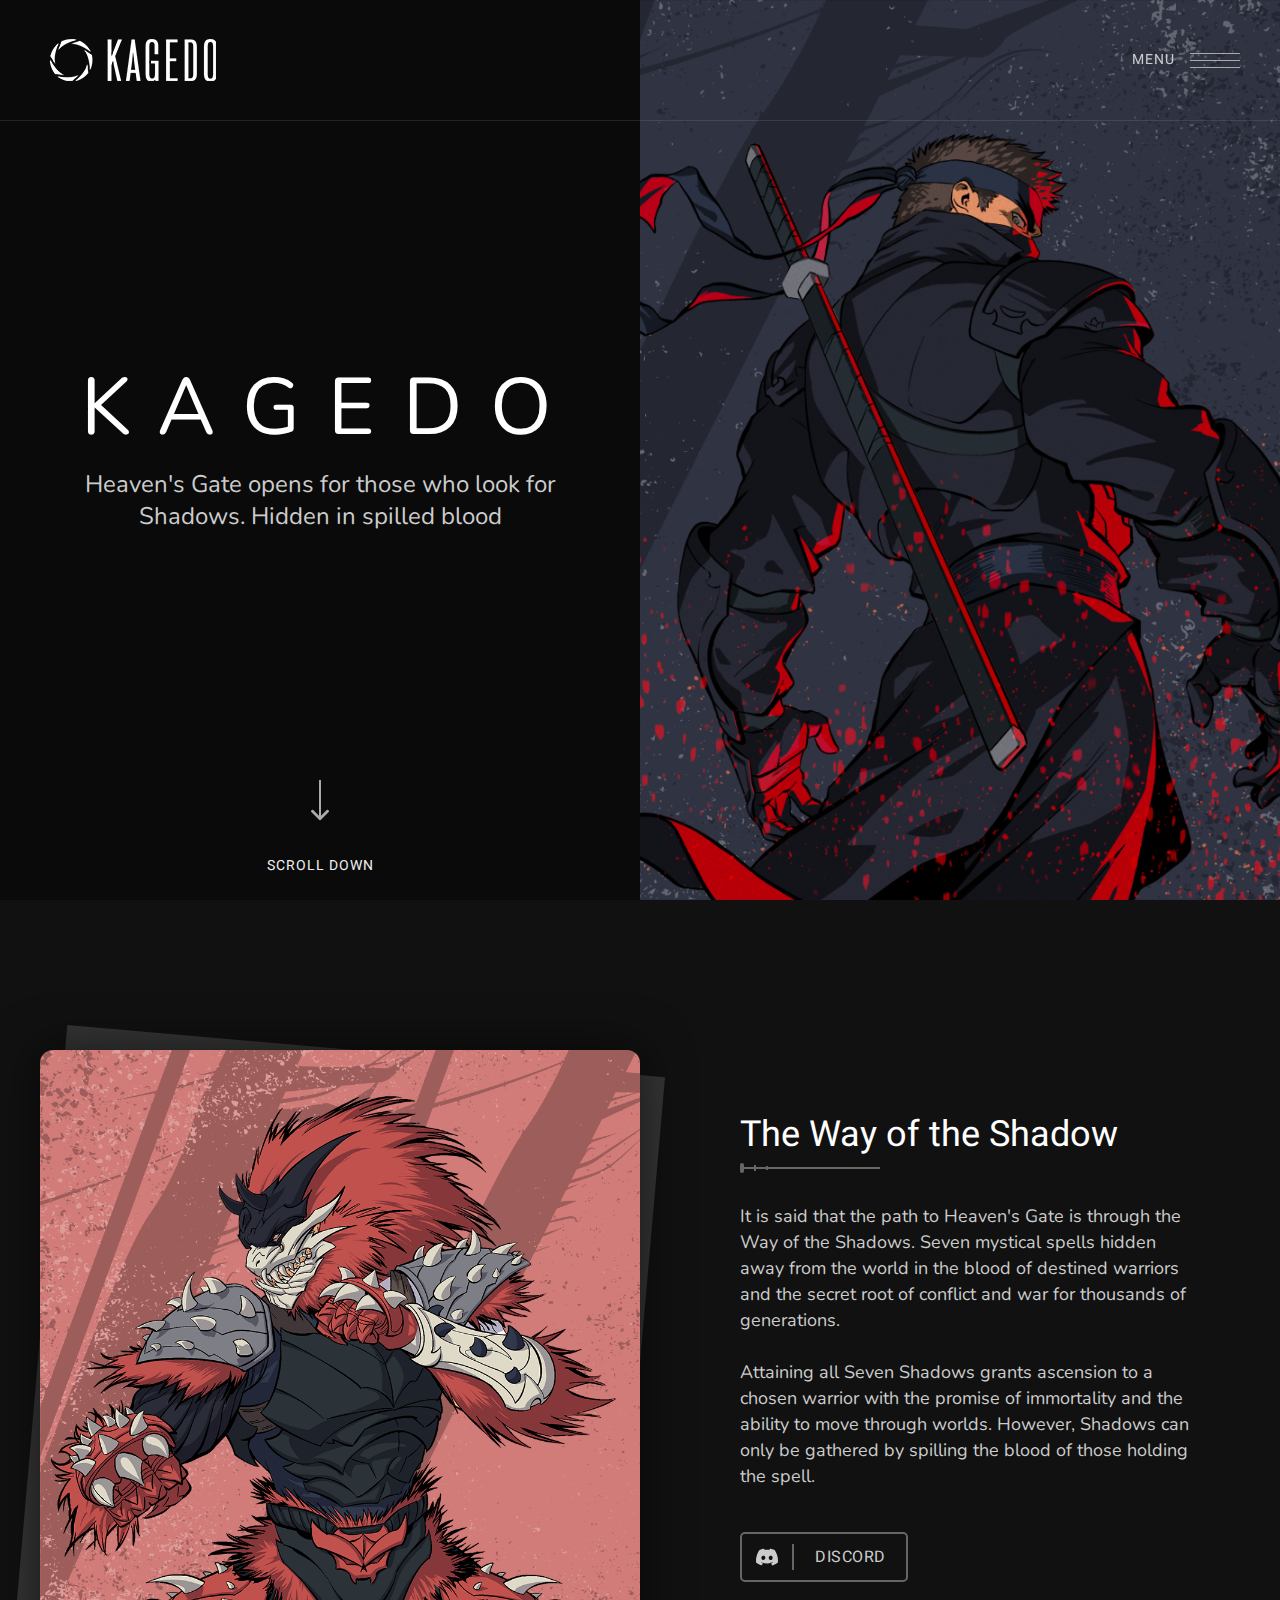
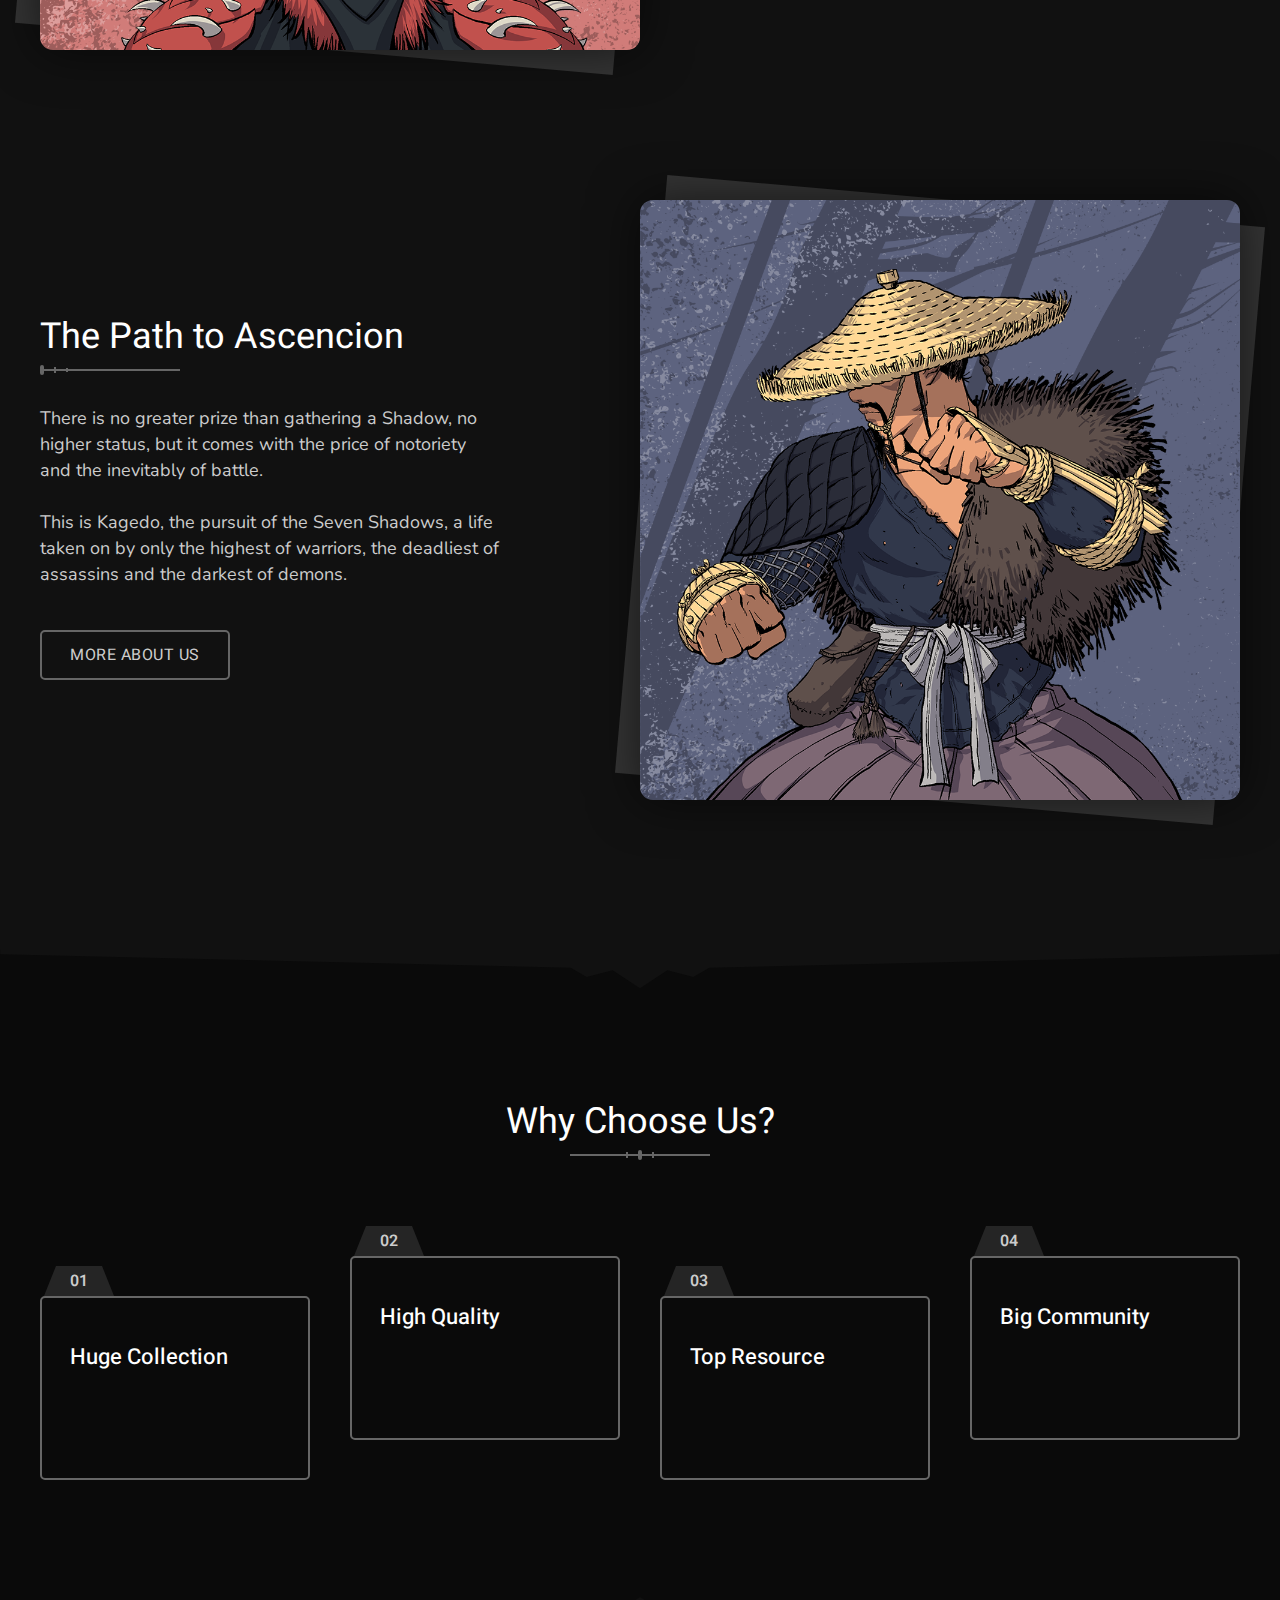
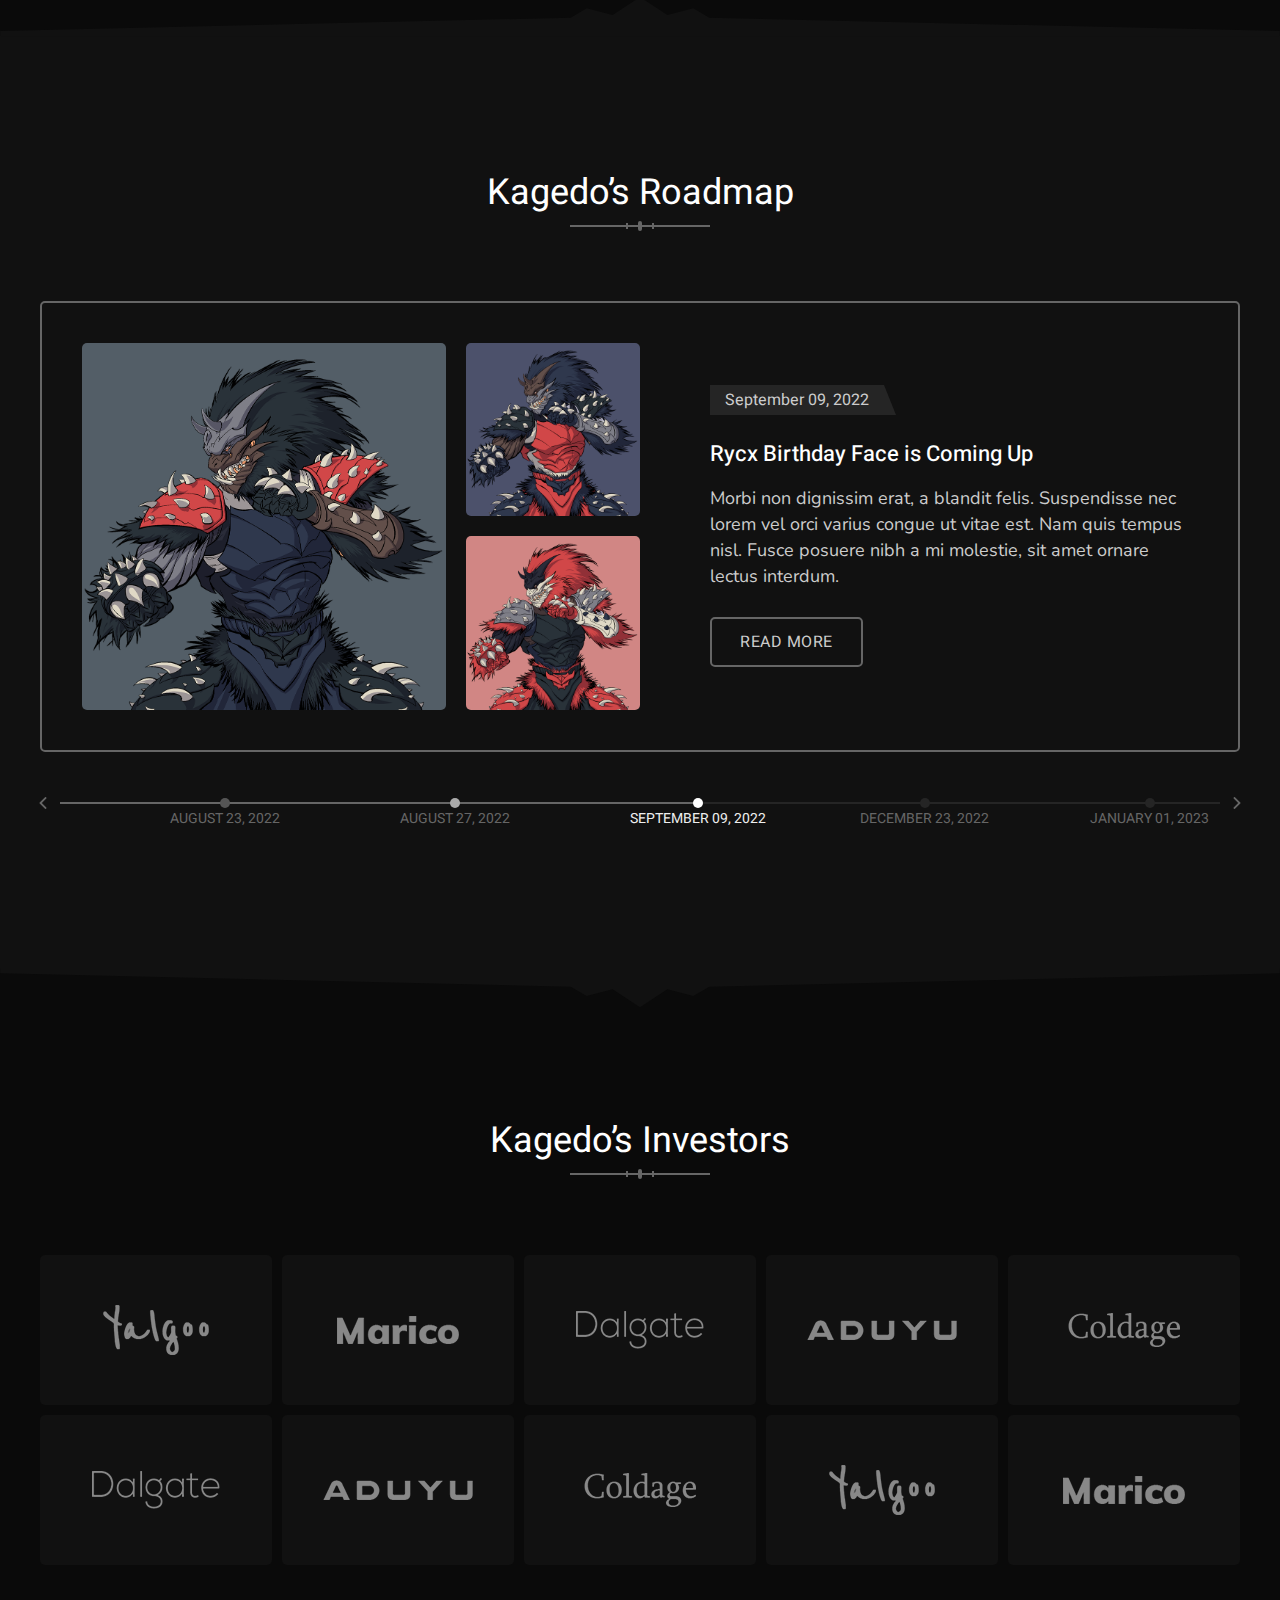
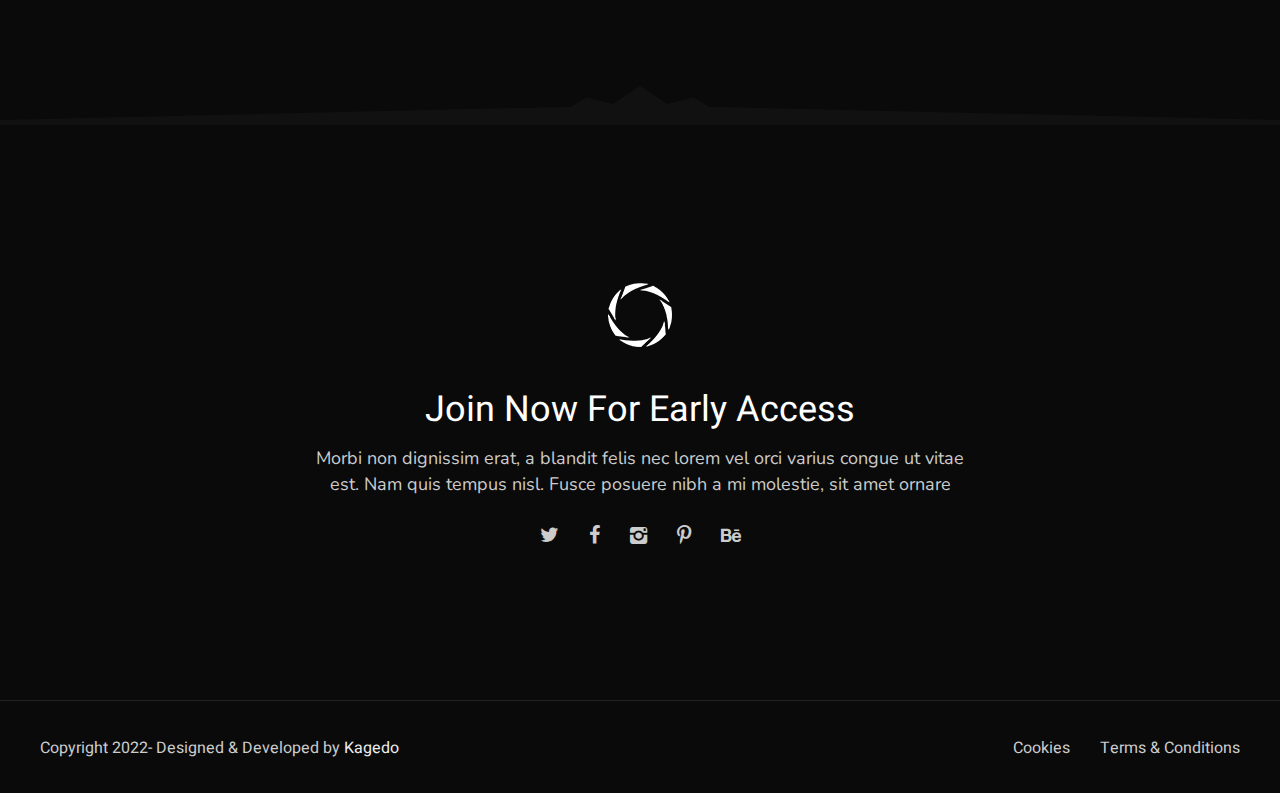
<file: index.html>
<!DOCTYPE html>
<!--[if lt IE 7 ]><html class="ie ie6" lang="en"> <![endif]-->
<!--[if IE 7 ]><html class="ie ie7" lang="en"> <![endif]-->
<!--[if IE 8 ]><html class="ie ie8" lang="en"> <![endif]-->
<!--[if (gte IE 9)|!(IE)]><!--><html lang="en"> <!--<![endif]-->
  
<head>

<meta http-equiv="Content-Type" content="text/html; charset=utf-8" />

<meta name="description" content="Kagedo">
<meta name="author" content="Kagedo">

<meta name="viewport" content="width=device-width, initial-scale=1, maximum-scale=1">

<title>Kagedo | The Way of the Shadow</title>

<!-- Google Fonts -->
<link rel="preconnect" href="https://fonts.googleapis.com">
<link rel="preconnect" href="https://fonts.gstatic.com" crossorigin>
<link href="https://fonts.googleapis.com/css2?family=Heebo:wght@100;200;300;400;500;600;700;800;900&family=Nunito:ital,wght@0,200;0,300;0,400;0,500;0,600;0,700;0,800;0,900;1,200;1,300;1,400;1,500;1,600;1,700;1,800;1,900&display=swap" rel="stylesheet">
<!-- !Google Fonts -->

<!-- Styles -->
<link type="text/css" rel="stylesheet" href="css/plugins.css" />
<link type="text/css" rel="stylesheet" href="css/style.css?ver=2.0" />
<!--[if lt IE 9]> <script type="text/javascript" src="js/modernizr.custom.js"></script> <![endif]-->
<!-- !Styles -->

</head>

<body class="home-half-slider">


<!-- Main -->
<div class="neoh_fn_main" data-footer-sticky="">
	
	<!-- Product Modal -->
	<div class="neoh_fn_modal product_modal">
		<div class="modal_in">
			<div class="modal_closer">
				<a href="#">
					<img src="svg/cancel.svg" alt="" class="fn__svg">
				</a>
			</div>
			<div class="modal_content">
				<div class="neoh_fn_product_modal">
					<div class="img_item">
						<!-- here comes product's image -->
					</div>
					<div class="content_item">
						<div class="neoh_fn_title" data-align="left">
							<h3 class="fn_title"><!-- here comes product's title --></h3>
							<div class="line"><span></span></div>
						</div>
						
						<div class="desc">
							<p><!-- here comes product's description --></p>
						</div>
						
						<div class="buttons">
							<a href="https://opensea.io/" target="_blank" class="neoh_fn_button opensea">
								<span class="icon"><img src="svg/opensea.svg" alt="" class="fn__svg"></span>
								<span class="text">View on OpenSea</span>
							</a>
							<a href="https://discord.com/" target="_blank" class="neoh_fn_button discord">
								<span class="icon"><img src="svg/discord.svg" alt="" class="fn__svg"></span>
								<span class="text">View on Discord</span>
							</a>
						</div>
					</div>
				</div>
			</div>
		</div>
	</div>
	<!-- !Product Modal -->

	<!-- Right Navigation -->
	<div class="nav_overlay"></div>
	<div class="neoh_fn_nav">
		<div class="trigger is-active">
			<div class="trigger_in">
				<span class="text">Close</span>
				<span class="hamb">
					<span class="hamb_a"></span>
					<span class="hamb_b"></span>
					<span class="hamb_c"></span>
				</span>
			</div>
		</div>
		<div class="nav_content">
			<div class="nav_menu">
				<ul>
					<li class="menu-item menu-item-has-children">
						<a href="index.html">Home</a>
					</li>
					<li class="menu-item"><a href="about.html">About</a></li>
					<li class="menu-item"><a href="collection.html">Collection</a></li>
					<li class="menu-item"><a href="contact.html">Contact</a></li>
				</ul>
			</div>
			<div class="nav_buttons">
				<a href="https://opensea.io/" class="neoh_fn_button" target="_blank">
					<span class="icon"><img src="svg/opensea.svg" alt="" class="fn__svg"></span>
					<span class="text">OpenSea</span>
				</a>
				<a href="https://discord.com/" class="neoh_fn_button" target="_blank">
					<span class="icon"><img src="svg/discord.svg" alt="" class="fn__svg"></span>
					<span class="text">Discord</span>
				</a>
			</div>
		</div>
		
		<!-- Nav Footer -->
		<div class="nav_footer">
			<div class="nf_left">
				<p>Copyright 2022- Designed &amp; Developed by <a href="#" target="_blank">Kagedo</a></p>
			</div>
			<div class="nf_right">
				<div class="neoh_fn_social_list">
					<ul>
						<li><a href="#"><i class="fn-icon-twitter"></i></a></li>
						<li><a href="#"><i class="fn-icon-facebook"></i></a></li>
						<li><a href="#"><i class="fn-icon-instagram"></i></a></li>
						<li><a href="#"><i class="fn-icon-pinterest"></i></a></li>
						<li><a href="#"><i class="fn-icon-behance"></i></a></li>
					</ul>
				</div>
			</div>
		</div>
		<!-- !Nav Footer -->
		
	</div>
	<!-- !Right Navigation -->

	<!-- Header -->
	<header class="neoh_fn_header">
		<div class="container">
			<div class="header_in">
			
				<div class="logo">
					<a href="index.html"><img src="img/logo.png" alt=""></a>
				</div>
				
				<div class="trigger">
					<div class="trigger_in">
						<span class="text">Menu</span>
						<span class="hamb">
							<span class="hamb_a"></span>
							<span class="hamb_b"></span>
							<span class="hamb_c"></span>
						</span>
					</div>
				</div>
				
			</div>
		</div>
	</header>
	<!-- !Header -->
	

	<!-- Content -->
	<div class="neoh_fn_content">

		<!-- Hero Header -->
		<div class="neoh_fn_hero half">
			
			<!-- Overlay (of hero header) -->
			<div class="bg_overlay">
				
				<!-- Overlay Slider -->
				<div class="overlay_slider">
					<div class="swiper-container">
						<div class="swiper-wrapper">
							<div class="swiper-slide"><div class="main_image" data-bg-img="img/drops/hero-img00.png"></div></div>
						</div>
					</div>
				</div>
				<!-- !Overlay Slider -->
				
			</div>
			<!-- Overlay (of hero header) -->
			
			<div class="hero_content">
				<div class="container">
					<div class="content">
						<h2 class="fn_title" title="Kagedo">Kagedo</h2>
						<p class="fn_desc fn_animated_text">Heaven's Gate opens for those who look for Shadows. Hidden in spilled blood</p>
					</div>
				</div>
				<a href="#about" class="neoh_fn_down magic-hover magic-hover__square">
					<span class="text">Scroll Down</span>
					<span class="icon"><img src="svg/right-arr.svg" alt="" class="fn__svg"></span>
				</a>
			</div>
			
				
			
		</div>
		<!-- !Hero Header -->
		
		
		<!-- About Section -->
		<section id="about">
			<div class="container">
				
				<!-- About Item #1 -->
				<div class="neoh_fn_about_item">
					<div class="img_item">
						<img src="img/about/about-img01.png" alt="">
					</div>
					<div class="content_item">
						
						<div class="neoh_fn_title" data-align="left">
							<h3 class="fn_title">The Way of the Shadow</h3>
							<div class="line"><span></span></div>
						</div>
						
						<div class="desc">
							<p>It is said that the path to Heaven's Gate is through the Way of the Shadows. Seven mystical spells hidden away from the world in the blood of destined warriors and the secret root of conflict and war for thousands of generations. </p>
							<p>Attaining all Seven Shadows grants ascension to a chosen warrior with the promise of immortality and the ability to move through worlds. However, Shadows can only be gathered by spilling the blood of those holding the spell.<p> 
						</div>
						
						<div class="buttons">
							<a href="https://opensea.io/" target="_blank" class="neoh_fn_button">
								<span class="icon"><img src="svg/opensea.svg" alt="" class="fn__svg"></span>
								<span class="text">OpenSea</span>
							</a>
							<a href="https://discord.com/" target="_blank" class="neoh_fn_button">
								<span class="icon"><img src="svg/discord.svg" alt="" class="fn__svg"></span>
								<span class="text">Discord</span>
							</a>
						</div>
						
					</div>
				</div>
				<!-- !About Item #1 -->
				
				<!-- About Item #2 -->
				<div class="neoh_fn_about_item reverse">
					<div class="img_item">
						<img src="img/about/about-img02.png" alt="">
					</div>
					<div class="content_item">
						
						<div class="neoh_fn_title" data-align="left">
							<h3 class="fn_title">The Path to Ascencion</h3>
							<div class="line"><span></span></div>
						</div>
						
						<div class="desc">
							<p>There is no greater prize than gathering a Shadow, no higher status, but it comes with the price of notoriety and the inevitably of battle.</p>
							<p>This is Kagedo, the pursuit of the Seven Shadows, a life taken on by only the highest of warriors, the deadliest of assassins and the darkest of demons.</p>
						</div>
						
						<div class="buttons">
							<a href="about.html" class="neoh_fn_button only_text">
								<span class="text">More About US</span>
							</a>
						</div>
						
					</div>
				</div>
				<!-- !About Item #2 -->
				
				
			</div>
		</section>
		<!-- !About Section -->
		
		<!-- Services Section -->
		<section id="services">
			
			<!-- Dividers -->
			<img src="svg/divider.svg" alt="" class="fn__svg fn__divider top_divider">
			<img src="svg/divider.svg" alt="" class="fn__svg fn__divider bottom_divider">
			<!-- !Dividers -->
			
			
			<div class="container">
				
				<!-- Main Title -->
				<div class="neoh_fn_title">
					<h3 class="fn_title">Why Choose Us?</h3>
					<div class="line"><span></span></div>
				</div>
				<!-- !Main Title -->
				
				<!-- Services -->
				<div class="neoh_fn_services">
					<ul>
						<li>
							<div class="item">
								<div class="item_num"><span>01</span></div>
								<div class="item_content">
									<h3 class="fn_title">Huge Collection</h3>
									<p class="fn_desc fn_animated_text">A collection of 5,000 unique Kagedo built to go beyond the digital space that will unlock numerous benefits for our community.</p>
								</div>
							</div>
						</li>
						<li>
							<div class="item">
								<div class="item_num"><span>02</span></div>
								<div class="item_content">
									<h3 class="fn_title">High Quality</h3>
									<p class="fn_desc fn_animated_text">The Kagedo collection includes dozens of rare heads, costumes, and colorways of the artist's palette. They are drawn with great care.</p>
								</div>
							</div>
						</li>
						<li>
							<div class="item">
								<div class="item_num"><span>03</span></div>
								<div class="item_content">
									<h3 class="fn_title">Top Resource</h3>
									<p class="fn_desc fn_animated_text">Tasty design resources made with care for each pixel. Tokens, NFTs, metaverse and game resources. Access additional drops. </p>
								</div>
							</div>
						</li>
						<li>
							<div class="item">
								<div class="item_num"><span>04</span></div>
								<div class="item_content">
									<h3 class="fn_title">Big Community</h3>
									<p class="fn_desc fn_animated_text">Be part of a community of Kagedo owners and create user generated items. Rent, advertise, lounch stores, create items.</p>
								</div>
							</div>
						</li>
					</ul>
				</div>
				<!-- !Services -->
				
			</div>
		</section>
		<!-- !Services Section -->
		
		
		<!-- Drops Section -->
		<section id="drop">
			<div class="container">
				
				<!-- Main Title -->
				<div class="neoh_fn_title">
					<h3 class="fn_title">Our Latest Drops</h3>
					<div class="line"><span></span></div>
				</div>
				<!-- !Main Title -->
				
				
				<!-- Drops List -->
				<div class="neoh_fn_drops">
					<ul>
						<li>
							<div class="item" data-included="on">
								<div class="img_holder">
									<img src="img/drops/drops-demon01.png" alt="">
									<a href="#" class="full_link"></a>
								</div>
								<div class="title_holder">
									<h3 class="fn_title"><a href="#">Kagedo #4588</a></h3>
								</div>

								<!-- Modal Information -->
								<div class="hidden_info">
									<div class="img_item"><img src="img/drops/drops-demon01.png"></div>
									<div class="content_item">
										<div class="neoh_fn_title" data-align="left">
											<h3 class="fn_title">Kagedo #4588</h3>
											<div class="line"><span></span></div>
										</div>

										<div class="desc">
											<p>Suspendisse eu velit est. Cras nec vestibulum quam. Donec tincidunt purus nec enim tincidunt, sit amet facilisis massa laoreet. Integer mollis nec...<a href="nft-single-1.html">Read More</a></p>
										</div>

										<div class="buttons">
											<a href="#" target="_blank" class="neoh_fn_button">
												<span class="icon"><img src="svg/opensea.svg" alt="" class="fn__svg"></span>
												<span class="text">View on OpenSea</span>
											</a>
										</div>
									</div>
								</div>
								<!-- !Modal Information -->

							</div>
						</li>
						<li>
							<div class="item" data-included="on">
								<div class="img_holder">
									<img src="img/drops/drops-demon02.png" alt="">
									<a href="#" class="full_link"></a>
								</div>
								<div class="title_holder">
									<h3 class="fn_title"><a href="#">Kagedo #4587</a></h3>
								</div>

								<!-- Modal Information -->
								<div class="hidden_info">
									<div class="img_item"><img src="img/drops/drops-demon02.png"></div>
									<div class="content_item">
										<div class="neoh_fn_title" data-align="left">
											<h3 class="fn_title">Kagedo #4587</h3>
											<div class="line"><span></span></div>
										</div>

										<div class="desc">
											<p>Suspendisse eu velit est. Cras nec vestibulum quam. Donec tincidunt purus nec enim tincidunt, sit amet facilisis massa laoreet. Integer mollis nec...<a href="nft-single-2.html">Read More</a></p>
										</div>

										<div class="buttons">
											<a href="#" target="_blank" class="neoh_fn_button">
												<span class="icon"><img src="svg/opensea.svg" alt="" class="fn__svg"></span>
												<span class="text">View on OpenSea</span>
											</a>
										</div>
									</div>
								</div>
								<!-- !Modal Information -->

							</div>
						</li>
						<li>
							<div class="item" data-included="on">
								<div class="img_holder">
									<img src="img/drops/drops-demon03.png" alt="">
									<a href="#" class="full_link"></a>
								</div>
								<div class="title_holder">
									<h3 class="fn_title"><a href="#">Kagedo #4586</a></h3>
								</div>

								<!-- Modal Information -->
								<div class="hidden_info">
									<div class="img_item"><img src="img/drops/drops-demon03.png"></div>
									<div class="content_item">
										<div class="neoh_fn_title" data-align="left">
											<h3 class="fn_title">Kagedo #4586</h3>
											<div class="line"><span></span></div>
										</div>

										<div class="desc">
											<p>Suspendisse eu velit est. Cras nec vestibulum quam. Donec tincidunt purus nec enim tincidunt, sit amet facilisis massa laoreet. Integer mollis nec...<a href="nft-single-1.html">Read More</a></p>
										</div>

										<div class="buttons">
											<a href="#" target="_blank" class="neoh_fn_button">
												<span class="icon"><img src="svg/discord.svg" alt="" class="fn__svg"></span>
												<span class="text">View on Discord</span>
											</a>
										</div>
									</div>
								</div>
								<!-- !Modal Information -->

							</div>
						</li>
						<li>
							<div class="item" data-included="on">
								<div class="img_holder">
									<img src="img/drops/drops-demon04.png" alt="">
									<a href="#" class="full_link"></a>
								</div>
								<div class="title_holder">
									<h3 class="fn_title"><a href="#">Kagedo #4585</a></h3>
								</div>

								<!-- Modal Information -->
								<div class="hidden_info">
									<div class="img_item"><img src="img/drops/drops-demon04.png"></div>
									<div class="content_item">
										<div class="neoh_fn_title" data-align="left">
											<h3 class="fn_title">Kagedo #4585</h3>
											<div class="line"><span></span></div>
										</div>

										<div class="desc">
											<p>Suspendisse eu velit est. Cras nec vestibulum quam. Donec tincidunt purus nec enim tincidunt, sit amet facilisis massa laoreet. Integer mollis nec...<a href="nft-single-1.html">Read More</a></p>
										</div>

										<div class="buttons">
											<a href="#" target="_blank" class="neoh_fn_button">
												<span class="icon"><img src="svg/discord.svg" alt="" class="fn__svg"></span>
												<span class="text">View on Discord</span>
											</a>
										</div>
									</div>
								</div>
								<!-- !Modal Information -->

							</div>
						</li>
						<li>
							<div class="item" data-included="on">
								<div class="img_holder">
									<img src="img/drops/drops-demon05.png" alt="">
									<a href="#" class="full_link"></a>
								</div>
								<div class="title_holder">
									<h3 class="fn_title"><a href="#">Kagedo #4584</a></h3>
								</div>

								<!-- Modal Information -->
								<div class="hidden_info">
									<div class="img_item"><img src="img/drops/drops-demon05.png"></div>
									<div class="content_item">
										<div class="neoh_fn_title" data-align="left">
											<h3 class="fn_title">Kagedo #4584</h3>
											<div class="line"><span></span></div>
										</div>

										<div class="desc">
											<p>Suspendisse eu velit est. Cras nec vestibulum quam. Donec tincidunt purus nec enim tincidunt, sit amet facilisis massa laoreet. Integer mollis nec...<a href="nft-single-1.html">Read More</a></p>
										</div>

										<div class="buttons">
											<a href="#" target="_blank" class="neoh_fn_button">
												<span class="icon"><img src="svg/discord.svg" alt="" class="fn__svg"></span>
												<span class="text">View on Discord</span>
											</a>
										</div>
									</div>
								</div>
								<!-- !Modal Information -->

							</div>
						</li>
						<li>
							<div class="item" data-included="on">
								<div class="img_holder">
									<img src="img/drops/drops-demon06.png" alt="">
									<a href="#" class="full_link"></a>
								</div>
								<div class="title_holder">
									<h3 class="fn_title"><a href="#">Kagedo #4583</a></h3>
								</div>

								<!-- Modal Information -->
								<div class="hidden_info">
									<div class="img_item"><img src="img/drops/drops-demon06.png"></div>
									<div class="content_item">
										<div class="neoh_fn_title" data-align="left">
											<h3 class="fn_title">Kagedo #4583</h3>
											<div class="line"><span></span></div>
										</div>

										<div class="desc">
											<p>Suspendisse eu velit est. Cras nec vestibulum quam. Donec tincidunt purus nec enim tincidunt, sit amet facilisis massa laoreet. Integer mollis nec...<a href="nft-single-1.html">Read More</a></p>
										</div>

										<div class="buttons">
											<a href="#" target="_blank" class="neoh_fn_button">
												<span class="icon"><img src="svg/opensea.svg" alt="" class="fn__svg"></span>
												<span class="text">View on OpenSea</span>
											</a>
										</div>
									</div>
								</div>
								<!-- !Modal Information -->

							</div>
						</li>
					</ul>
					
					<!-- Clearfix -->
					<div class="clearfix"></div>
					
					<!-- Main Button -->
					<a href="collection.html" class="neoh_fn_button only_text full">
						<span class="text">Click here to See all ITEMS</span>
					</a>
					<!-- !Main Button -->
					
				</div>
				<!-- !Drops List -->
				
				
				
				<!-- Main Title -->
				<div class="neoh_fn_title">
					<h3 class="fn_title">Kagedo’s Roadmap</h3>
					<div class="line"><span></span></div>
				</div>
				<!-- !Main Title -->
				
				<!-- Timeline -->
				<div class="neoh_fn_timeline">
					
					<!-- Timeline Content -->
					<div class="timeline_content">
						<ul class="timeline_list">
							<li class="timeline_item" data-index="1">
								<div class="t_item">
									<div class="t_item_img">
										<div class="neoh_fn_gallery_1_2">
											<div class="gallery_in">
												<div class="item row2">
													<img src="img/timeline/1/drops-demon01.png" alt="">
												</div>
												<div class="item">
													<img src="img/timeline/1/drops-demon02.png" alt="">
												</div>
												<div class="item">
													<img src="img/timeline/1/drops-demon03.png" alt="">
												</div>
											</div>
										</div>
									</div>
									<div class="t_item_info">
										<p class="fn_date"><span>August 23, 2022</span></p>
										<h3 class="fn_title"><a href="roadmap-single.html">Kagedo's official launch</a></h3>
										<p class="fn_desc">Morbi non dignissim erat, a blandit felis. Suspendisse nec lorem vel orci varius congue ut vitae est. Nam quis tempus nisl. Fusce posuere nibh a mi molestie, sit amet ornare lectus interdum.</p>
										<p class="fn_read">
											<a href="roadmap-single.html" class="neoh_fn_button only_text">
												<span class="text">Read More</span>
											</a>
										</p>
									</div>
								</div>
							</li>
							<li class="timeline_item" data-index="2">
								<div class="t_item">
									<div class="t_item_img">
										<div class="neoh_fn_gallery_1_2">
											<div class="gallery_in">
												<div class="item row2">
													<img src="img/timeline/2/drops-demon04.png" alt="">
												</div>
												<div class="item">
													<img src="img/timeline/2/drops-demon05.png" alt="">
												</div>
												<div class="item">
													<img src="img/timeline/2/drops-demon06.png" alt="">
												</div>
											</div>
										</div>
									</div>
									<div class="t_item_info">
										<p class="fn_date"><span>August 27, 2022</span></p>
										<h3 class="fn_title"><a href="roadmap-single.html">Rogue Ninja Set is Coming Up</a></h3>
										<p class="fn_desc">Morbi non dignissim erat, a blandit felis. Suspendisse nec lorem vel orci varius congue ut vitae est. Nam quis tempus nisl. Fusce posuere nibh a mi molestie, sit amet ornare lectus interdum.</p>
										<p class="fn_read">
											<a href="roadmap-single.html" class="neoh_fn_button only_text">
												<span class="text">Read More</span>
											</a>
										</p>
									</div>
								</div>
							</li>
							<li class="timeline_item active" data-index="3">
								<div class="t_item">
									<div class="t_item_img">
										<div class="neoh_fn_gallery_1_2">
											<div class="gallery_in">
												<div class="item row2">
													<img src="img/timeline/3/drops-demon01.png" alt="">
												</div>
												<div class="item">
													<img src="img/timeline/3/drops-demon02.png" alt="">
												</div>
												<div class="item">
													<img src="img/timeline/3/drops-demon03.png" alt="">
												</div>
											</div>
										</div>
									</div>
									<div class="t_item_info">
										<p class="fn_date"><span>September 09, 2022</span></p>
										<h3 class="fn_title"><a href="roadmap-single.html">Rycx Birthday Face is Coming Up</a></h3>
										<p class="fn_desc">Morbi non dignissim erat, a blandit felis. Suspendisse nec lorem vel orci varius congue ut vitae est. Nam quis tempus nisl. Fusce posuere nibh a mi molestie, sit amet ornare lectus interdum.</p>
										<p class="fn_read">
											<a href="roadmap-single.html" class="neoh_fn_button only_text">
												<span class="text">Read More</span>
											</a>
										</p>
									</div>
								</div>
							</li>
							<li class="timeline_item" data-index="4">
								<div class="t_item">
									<div class="t_item_img">
										<div class="neoh_fn_gallery_1_2">
											<div class="gallery_in">
												<div class="item row2">
													<img src="img/timeline/4/drops-demon04.png" alt="">
												</div>
												<div class="item">
													<img src="img/timeline/4/drops-demon05.png" alt="">
												</div>
												<div class="item">
													<img src="img/timeline/4/drops-demon06.png" alt="">
												</div>
											</div>
										</div>
									</div>
									<div class="t_item_info">
										<p class="fn_date"><span>December 23, 2022</span></p>
										<h3 class="fn_title"><a href="roadmap-single.html">Soi Cowboy Ninja #040 is Coming Up</a></h3>
										<p class="fn_desc">Morbi non dignissim erat, a blandit felis. Suspendisse nec lorem vel orci varius congue ut vitae est. Nam quis tempus nisl. Fusce posuere nibh a mi molestie, sit amet ornare lectus interdum.</p>
										<p class="fn_read">
											<a href="roadmap-single.html" class="neoh_fn_button only_text">
												<span class="text">Read More</span>
											</a>
										</p>
									</div>
								</div>
							</li>
							<li class="timeline_item" data-index="5">
								<div class="t_item">
									<div class="t_item_img">
										<div class="neoh_fn_gallery_1_2">
											<div class="gallery_in">
												<div class="item row2">
													<img src="img/timeline/5/drops-demon01.png" alt="">
												</div>
												<div class="item">
													<img src="img/timeline/5/drops-demon02.png" alt="">
												</div>
												<div class="item">
													<img src="img/timeline/5/drops-demon03.png" alt="">
												</div>
											</div>
										</div>
									</div>
									<div class="t_item_info">
										<p class="fn_date"><span>January 01, 2023</span></p>
										<h3 class="fn_title"><a href="roadmap-single.html">Nana Plaza Collection #01 is Coming Up</a></h3>
										<p class="fn_desc">Morbi non dignissim erat, a blandit felis. Suspendisse nec lorem vel orci varius congue ut vitae est. Nam quis tempus nisl. Fusce posuere nibh a mi molestie, sit amet ornare lectus interdum.</p>
										<p class="fn_read">
											<a href="roadmap-single.html" class="neoh_fn_button only_text">
												<span class="text">Read More</span>
											</a>
										</p>
									</div>
								</div>
							</li>
						</ul>
					</div>
					<!-- !Timeline Content -->
					
					<!-- Timeline Progress -->
					<div class="timeline_progress">
					
						<!-- Nav -->
						<a href="#" class="nav_prev"><img src="svg/right-arr.svg" alt="" class="fn__svg"></a>
						<a href="#" class="nav_next"><img src="svg/right-arr.svg" alt="" class="fn__svg"></a>
						<!-- !Nav -->
						
						<div class="progress_line_wrapper">
							<div class="progress_line">
								<ul>
									<li data-index="1">
										<a href="#">
											<span class="text">August 23, 2022</span>
											<span class="circle"></span>
										</a>
									</li>
									<li data-index="2">
										<a href="#">
											<span class="text">August 27, 2022</span>
											<span class="circle"></span>
										</a>
									</li>
									<li class="active" data-index="3">
										<a href="#">
											<span class="text">September 09, 2022</span>
											<span class="circle"></span>
										</a>
									</li>
									<li data-index="4">
										<a href="#">
											<span class="text">December 23, 2022</span>
											<span class="circle"></span>
										</a>
									</li>
									<li data-index="5">
										<a href="#">
											<span class="text">January 01, 2023</span>
											<span class="circle"></span>
										</a>
									</li>
								</ul>
								<span class="active_line"></span>
							</div>
						</div>
					</div>
					<!-- !Timeline Progress -->
					
				</div>
				<!-- !Timeline -->
				
			</div>
		</section>
		<!-- !Drops Section -->
		
		
		<!-- Investor Section -->
		<section id="investor">
			
			<!-- Dividers -->
			<img src="svg/divider.svg" alt="" class="fn__svg fn__divider top_divider">
			<img src="svg/divider.svg" alt="" class="fn__svg fn__divider bottom_divider">
			<!-- !Dividers -->
		
			<div class="container">
				
				<!-- Main Title -->
				<div class="neoh_fn_title">
					<h3 class="fn_title">Kagedo’s Investors</h3>
					<div class="line"><span></span></div>
				</div>
				<!-- !Main Title -->
				
				<!-- Investor List Shortcode -->
				<div class="neoh_fn_investor">
					<ul>
						<li>
							<div class="item">
								<img src="img/investors/1.png" alt="">
								<a href="#" class="full_link"></a>
							</div>
						</li>
						<li>
							<div class="item">
								<img src="img/investors/2.png" alt="">
								<a href="#" class="full_link"></a>
							</div>
						</li>
						<li>
							<div class="item">
								<img src="img/investors/3.png" alt="">
								<a href="#" class="full_link"></a>
							</div>
						</li>
						<li>
							<div class="item">
								<img src="img/investors/4.png" alt="">
								<a href="#" class="full_link"></a>
							</div>
						</li>
						<li>
							<div class="item">
								<img src="img/investors/5.png" alt="">
								<a href="#" class="full_link"></a>
							</div>
						</li>
						<li>
							<div class="item">
								<img src="img/investors/6.png" alt="">
								<a href="#" class="full_link"></a>
							</div>
						</li>
						<li>
							<div class="item">
								<img src="img/investors/7.png" alt="">
								<a href="#" class="full_link"></a>
							</div>
						</li>
						<li>
							<div class="item">
								<img src="img/investors/8.png" alt="">
								<a href="#" class="full_link"></a>
							</div>
						</li>
						<li>
							<div class="item">
								<img src="img/investors/9.png" alt="">
								<a href="#" class="full_link"></a>
							</div>
						</li>
						<li>
							<div class="item">
								<img src="img/investors/10.png" alt="">
								<a href="#" class="full_link"></a>
							</div>
						</li>
					</ul>
				</div>
				<!-- !Investor List Shortcode -->
				
			</div>
		</section>
		<!-- !Investor Section -->
		
	
	</div>
	<!-- Content -->
	
	<!-- Footer -->
	<footer id="footer">
		<div class="neoh_fn_footer">
		
			<!-- Footer Top -->
			<div class="footer_top">
				<div class="container">
					<div class="ft_in">
					
						<div class="desc">
							<div class="img">
								<img src="img/footer-logo.png" alt="">
							</div>
							<h3 class="fn_title">Join Now For Early Access</h3>
							<p class="fn_desc">Morbi non dignissim erat, a blandit felis nec lorem vel orci varius congue ut vitae est. Nam quis tempus nisl. Fusce posuere nibh a mi molestie, sit amet ornare</p>
						</div>
						
						<div class="subscribe_form">
							<div class="subscribe_in">
								<input type="text" placeholder="Email...">
								<a href="#" class="neoh_fn_button only_text">
									<span class="text">Subscribe</span>
								</a>
							</div>
							<div class="returnmessage" data-success="Your message has been received, We will contact you soon." data-message="You have subscribed to our updates. Thank you" data-invalid-email="Please enter valid email!"></div>
							<div class="empty_notice"><span>Please enter your Email</span></div>
						</div>
						
						<div class="neoh_fn_social_list">
							<ul>
								<li><a href="#"><i class="fn-icon-twitter"></i></a></li>
								<li><a href="#"><i class="fn-icon-facebook"></i></a></li>
								<li><a href="#"><i class="fn-icon-instagram"></i></a></li>
								<li><a href="#"><i class="fn-icon-pinterest"></i></a></li>
								<li><a href="#"><i class="fn-icon-behance"></i></a></li>
							</ul>
						</div>
						
					</div>
				</div>
			</div>
			<!-- !Footer Top -->
			
			<!-- Footer Bottom -->
			<div class="footer_bottom">
				<div class="container">
					<div class="fb_in">
						
						<div class="fb_left">
							<p>Copyright 2022- Designed &amp; Developed by <a href="#" target="_blank">Kagedo</a></p>
						</div>
						
						<div class="fb_right">
							<ul>
								<li><a href="roadmap.html">RoadMap</a></li>
								<li><a href="#">Cookies</a></li>
								<li><a href="#">Terms &amp; Conditions</a></li>
							</ul>
						</div>
						
					</div>
				</div>
			</div>
			<!-- !Footer Bottom -->
			
		</div>
	</footer>
	<!-- !Footer -->
	
	<!-- Totop -->
	<a href="#" class="neoh_fn_totop">
		<span class="arrow"><img src="svg/right-arr.svg" alt="" class="fn__svg"></span>
		<span class="circle"><img src="svg/circle.svg" alt="" class="fn__svg"></span>
	</a>
	<!-- !Totop -->
	 
	
</div>
<!-- !Main -->

<!-- Scripts -->
<script type="text/javascript" src="js/jquery.js"></script>
<script type="text/javascript" src="js/plugins.js"></script>
<!--[if lt IE 10]> <script type="text/javascript" src="js/ie8.js"></script> <![endif]-->
<script type="text/javascript" src="js/init.js?ver=2.0"></script>
<!-- !Scripts -->

</body>
</html>
</file>
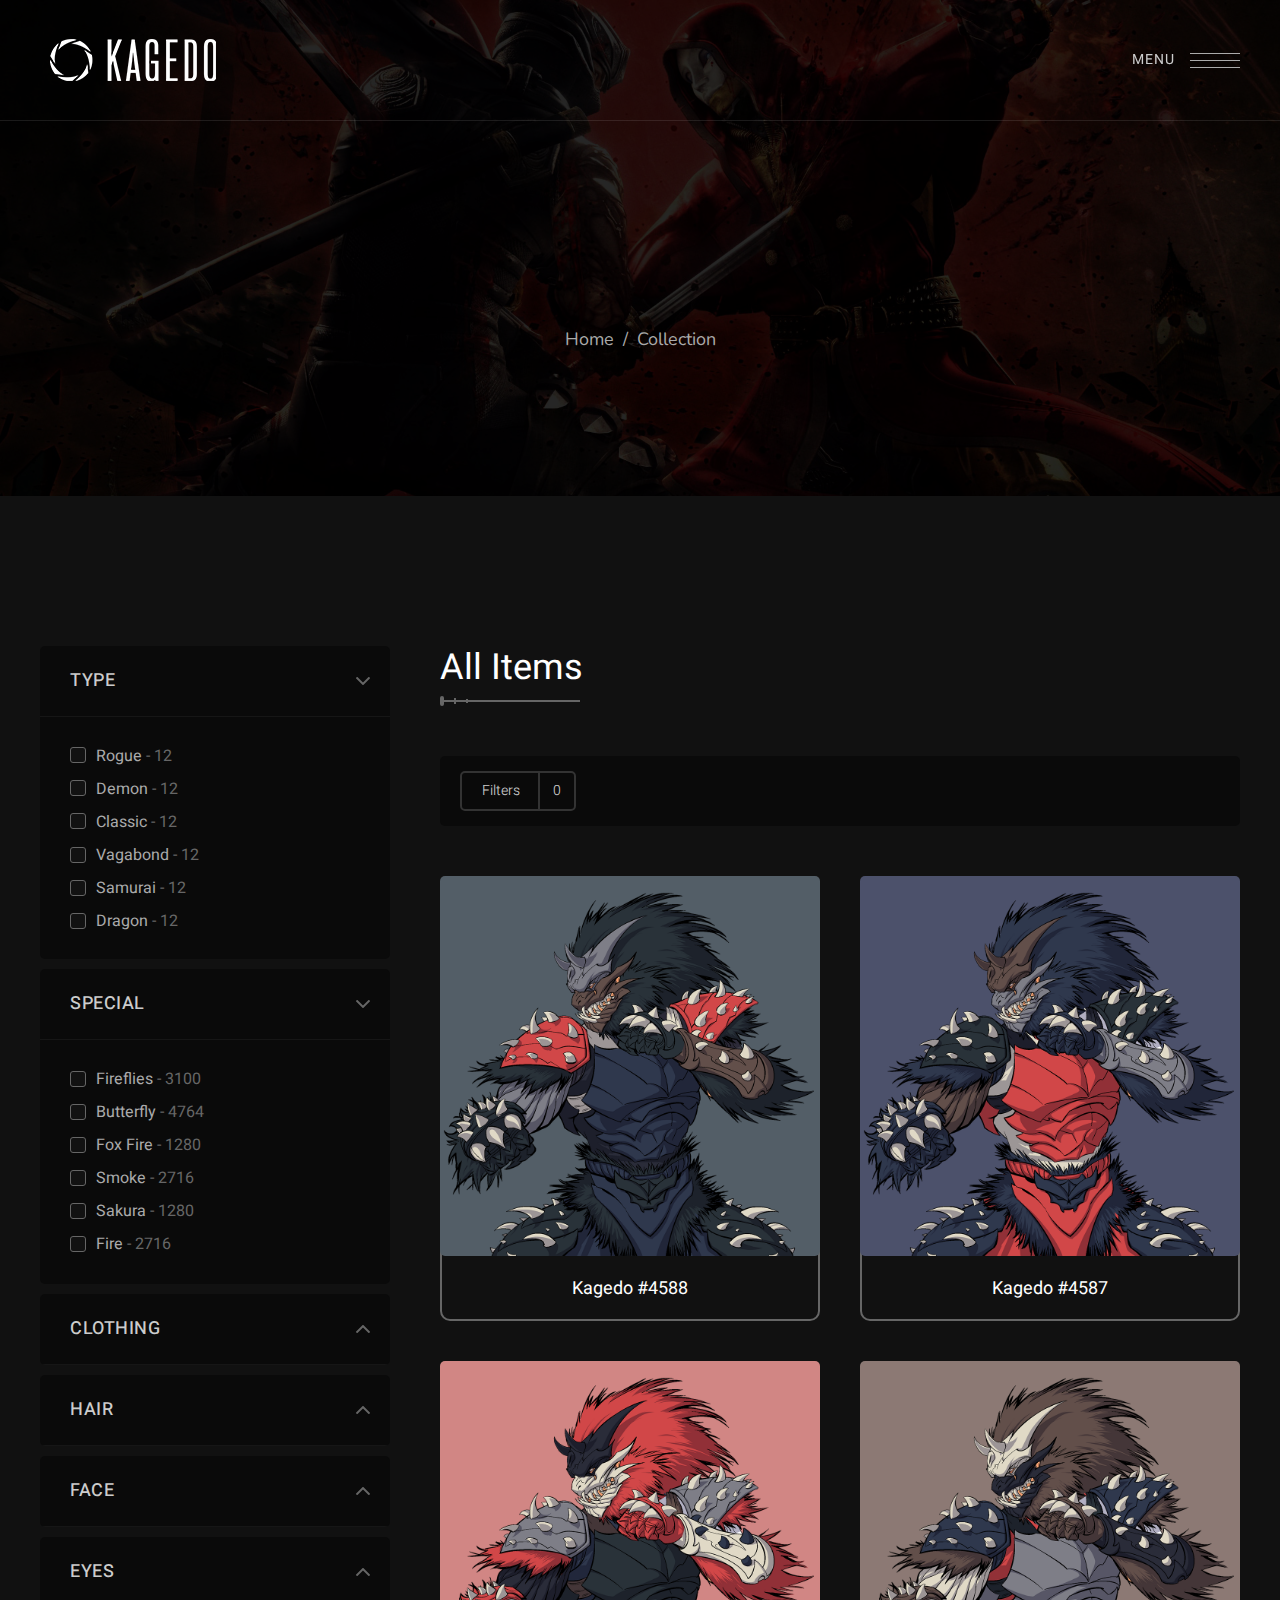
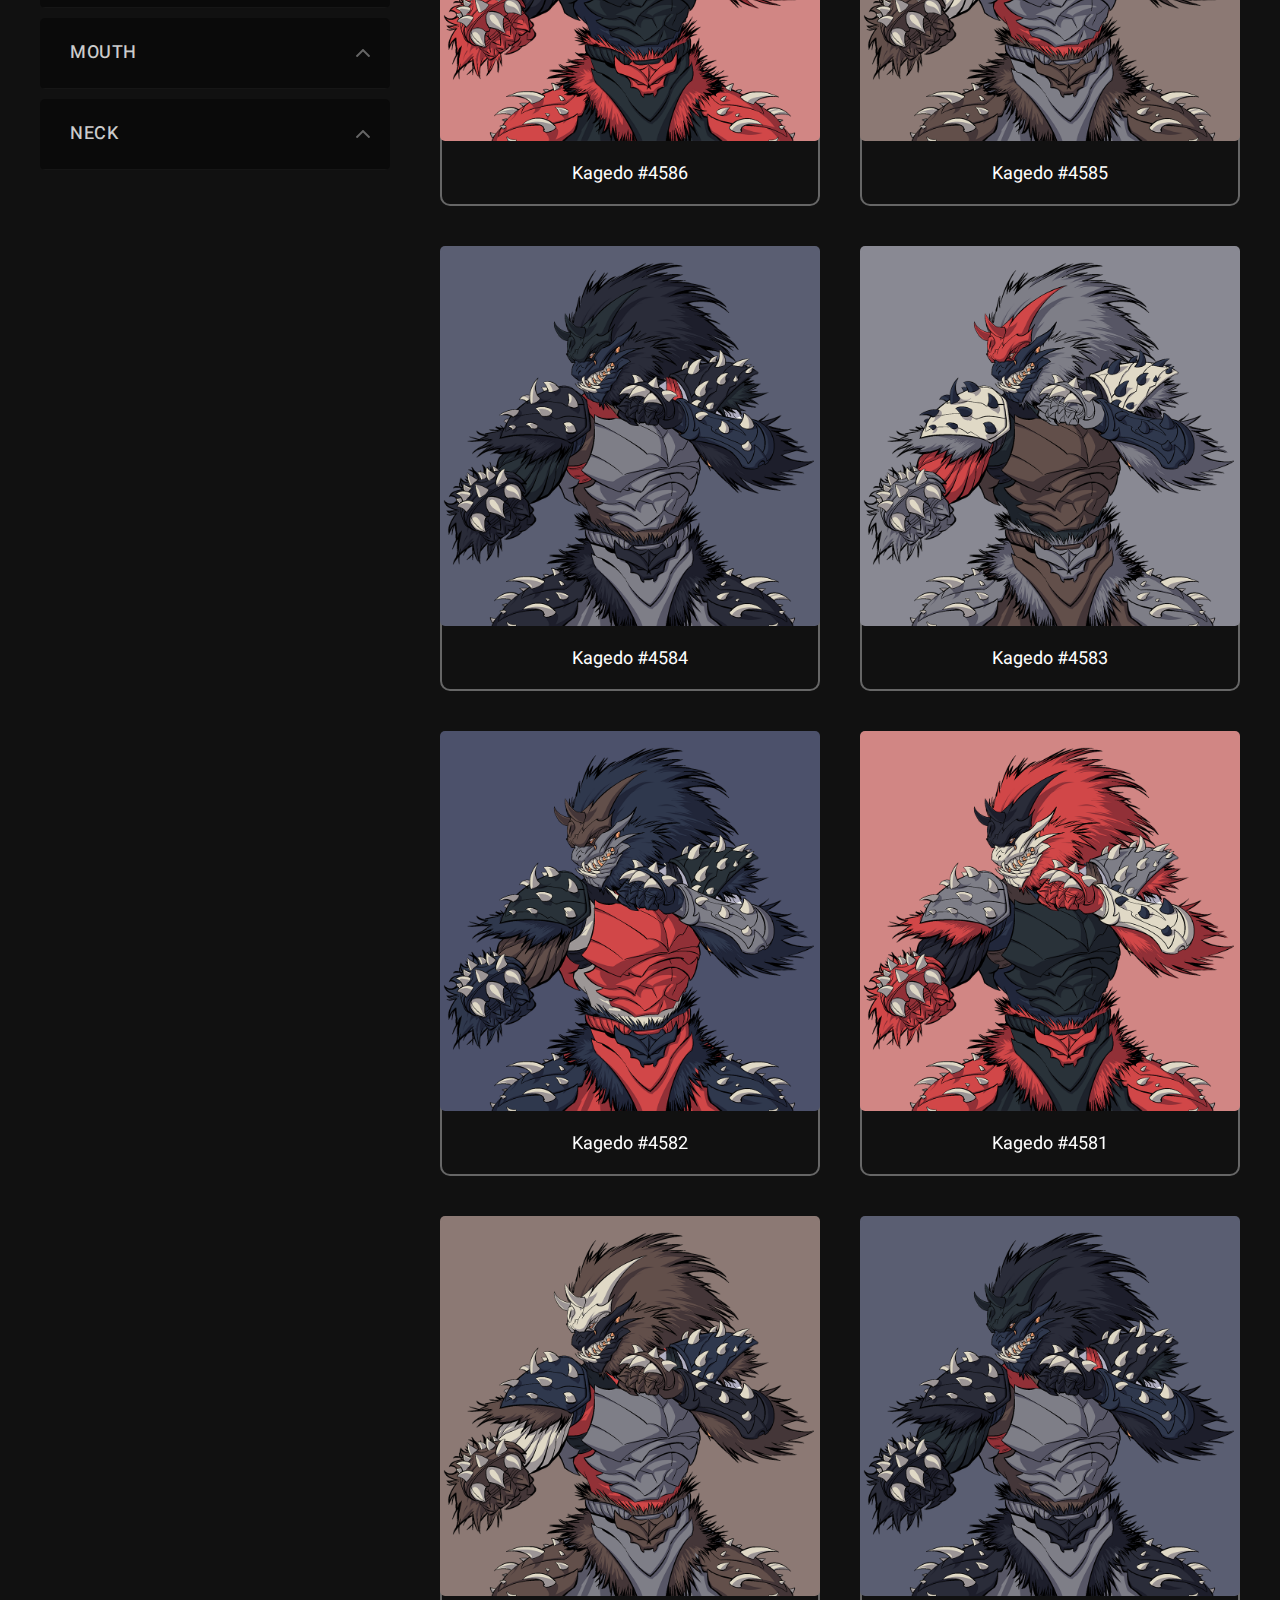
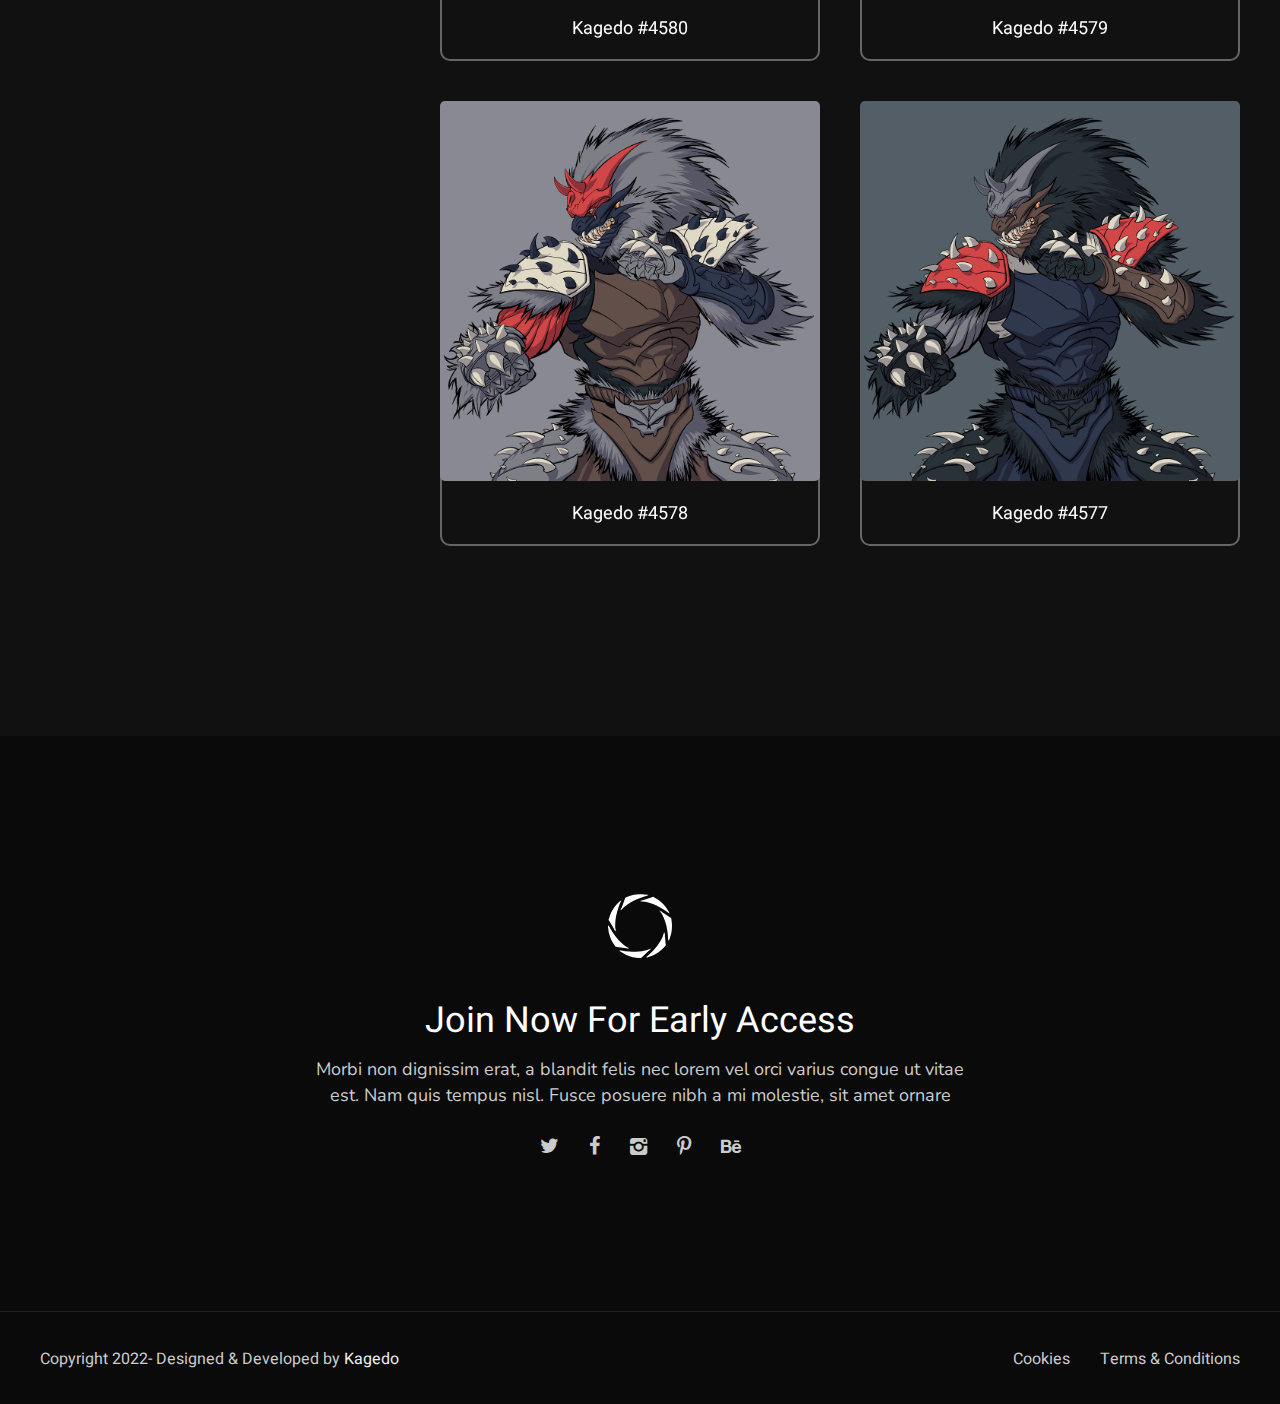
<file: collection.html>
<!DOCTYPE html>
<!--[if lt IE 7 ]><html class="ie ie6" lang="en"> <![endif]-->
<!--[if IE 7 ]><html class="ie ie7" lang="en"> <![endif]-->
<!--[if IE 8 ]><html class="ie ie8" lang="en"> <![endif]-->
<!--[if (gte IE 9)|!(IE)]><!--><html lang="en"> <!--<![endif]-->
  
<head>

<meta http-equiv="Content-Type" content="text/html; charset=utf-8" />

<meta name="description" content="Kagedo">
<meta name="author" content="Kagedo">

<meta name="viewport" content="width=device-width, initial-scale=1, maximum-scale=1">

<title>Kagedo | Collection</title>

<!-- Google Fonts -->
<link rel="preconnect" href="https://fonts.googleapis.com">
<link rel="preconnect" href="https://fonts.gstatic.com" crossorigin>
<link href="https://fonts.googleapis.com/css2?family=Heebo:wght@100;200;300;400;500;600;700;800;900&family=Nunito:ital,wght@0,200;0,300;0,400;0,500;0,600;0,700;0,800;0,900;1,200;1,300;1,400;1,500;1,600;1,700;1,800;1,900&display=swap" rel="stylesheet">
<!-- !Google Fonts -->

<!-- Styles -->
<link type="text/css" rel="stylesheet" href="css/plugins.css" />
<link type="text/css" rel="stylesheet" href="css/style.css?ver=2.0" />
<!--[if lt IE 9]> <script type="text/javascript" src="js/modernizr.custom.js"></script> <![endif]-->
<!-- !Styles -->

</head>

<body>


<!-- Main -->
<div class="neoh_fn_main" data-footer-sticky="">
	
	<!-- Product Modal -->
	<div class="neoh_fn_modal product_modal">
		<div class="modal_in">
			<div class="modal_closer">
				<a href="#">
					<img src="svg/cancel.svg" alt="" class="fn__svg">
				</a>
			</div>
			<div class="modal_content">
				<div class="neoh_fn_product_modal">
					<div class="img_item">
						<!-- here comes product's image -->
					</div>
					<div class="content_item">
						<div class="neoh_fn_title" data-align="left">
							<h3 class="fn_title"><!-- here comes product's title --></h3>
							<div class="line"><span></span></div>
						</div>
						
						<div class="desc">
							<p><!-- here comes product's description --></p>
						</div>
						
						<div class="buttons">
							<a href="https://opensea.io/" target="_blank" class="neoh_fn_button">
								<span class="icon"><img src="svg/opensea.svg" alt="" class="fn__svg"></span>
								<span class="text">View on OpenSea</span>
							</a>
							<a href="https://discord.com/" target="_blank" class="neoh_fn_button discord">
								<span class="icon"><img src="svg/discord.svg" alt="" class="fn__svg"></span>
								<span class="text">View on Discord</span>
							</a>
						</div>
					</div>
				</div>
			</div>
		</div>
	</div>
	<!-- !Product Modal -->

	<!-- Right Navigation -->
	<div class="nav_overlay"></div>
	<div class="neoh_fn_nav">
		<div class="trigger is-active">
			<div class="trigger_in">
				<span class="text">Close</span>
				<span class="hamb">
					<span class="hamb_a"></span>
					<span class="hamb_b"></span>
					<span class="hamb_c"></span>
				</span>
			</div>
		</div>
		<div class="nav_content">
			<div class="nav_menu">
				<ul>
					<li class="menu-item menu-item-has-children">
						<a href="index.html">Home</a>
					</li>
					<li class="menu-item"><a href="about.html">About</a></li>
					<li class="menu-item"><a href="collection.html">Collection</a></li>
					<li class="menu-item"><a href="contact.html">Contact</a></li>
				</ul>
			</div>
			<div class="nav_buttons">
				<a href="https://opensea.io/" class="neoh_fn_button" target="_blank">
					<span class="icon"><img src="svg/opensea.svg" alt="" class="fn__svg"></span>
					<span class="text">OpenSea</span>
				</a>
				<a href="https://discord.com/" class="neoh_fn_button" target="_blank">
					<span class="icon"><img src="svg/discord.svg" alt="" class="fn__svg"></span>
					<span class="text">Discord</span>
				</a>
			</div>
		</div>
		
		<!-- Nav Footer -->
		<div class="nav_footer">
			<div class="nf_left">
				<p>Copyright 2022- Designed &amp; Developed by <a href="#" target="_blank">Kagedo</a></p>
			</div>
			<div class="nf_right">
				<div class="neoh_fn_social_list">
					<ul>
						<li><a href="#"><i class="fn-icon-twitter"></i></a></li>
						<li><a href="#"><i class="fn-icon-facebook"></i></a></li>
						<li><a href="#"><i class="fn-icon-instagram"></i></a></li>
						<li><a href="#"><i class="fn-icon-pinterest"></i></a></li>
						<li><a href="#"><i class="fn-icon-behance"></i></a></li>
					</ul>
				</div>
			</div>
		</div>
		<!-- !Nav Footer -->
		
	</div>
	<!-- !Right Navigation -->

	<!-- Header -->
	<header class="neoh_fn_header">
		<div class="container">
			<div class="header_in">
			
				<div class="logo">
					<a href="index.html"><img src="img/logo.png" alt=""></a>
				</div>
				
				<div class="trigger">
					<div class="trigger_in">
						<span class="text">Menu</span>
						<span class="hamb">
							<span class="hamb_a"></span>
							<span class="hamb_b"></span>
							<span class="hamb_c"></span>
						</span>
					</div>
				</div>
				
			</div>
		</div>
	</header>
	<!-- !Header -->
	

	<!-- Content -->
	<div class="neoh_fn_content">
		
		
		<!-- Page Title -->
		<div class="neoh_fn_pagetitle">
			<div class="bg_overlay">
				<div class="bg_color"></div>
				<div class="bg_image" data-bg-img="img/hero/collection-bg.jpg"></div>
			</div>
			<div class="pt_content">
				<div class="container">
					<h3 class="fn_title fn_animated_text" data-wait="1000" data-speed="8">Collection</h3>
					<p class="fn_desc">
						<a href="index.html">Home</a>
						<span class="separator">/</span>
						<span class="current">Collection</span>
					</p>
				</div>	
			</div>
		</div>
		<!-- !Page Title -->
		
		
		<!-- Collection Page -->
		<div class="neoh_fn_collectionpage">
			<div class="container wide">
				
				<div class="neoh_fn_collection">
					
					<!-- Filters -->
					<div class="neoh_fn_filters">
							
						<!-- Type -->
						<div class="filter_item filter__type">
						
							<!-- Filter Header -->
							<div class="filter_item__header">
								<a class="full_link" href="#"></a>
								<span class="text">Type</span>
								<span class="icon"><img src="svg/down.svg" alt="" class="fn__svg"></span>
							</div>
							<!-- !Filter Header -->
							
							<!-- Filter Content -->
							<div class="filter_item__content">
								<div class="ic_in">

									<ul class="items">
										<li>
											<div class="item">
												<label class="checkbox" data-category="Type" data-id="1">
													<span class="text">Rogue</span>
													<span class="amount"> - 12</span>
													<input type="checkbox">
													<span class="checkmark"><img src="svg/checked.svg" alt="" class="fn__svg"></span>
												</label>
											</div>
										</li>
										<li>
											<div class="item">
												<label class="checkbox" data-category="Type" data-id="2">
													<span class="text">Demon</span>
													<span class="amount"> - 12</span>
													<input type="checkbox">
													<span class="checkmark"><img src="svg/checked.svg" alt="" class="fn__svg"></span>
												</label>
											</div>
										</li>
										<li>
											<div class="item">
												<label class="checkbox" data-category="Type" data-id="3">
													<span class="text">Classic</span>
													<span class="amount"> - 12</span>
													<input type="checkbox">
													<span class="checkmark"><img src="svg/checked.svg" alt="" class="fn__svg"></span>
												</label>
											</div>
										</li>
										<li>
											<div class="item">
												<label class="checkbox" data-category="Type" data-id="4">
													<span class="text">Vagabond</span>
													<span class="amount"> - 12</span>
													<input type="checkbox">
													<span class="checkmark"><img src="svg/checked.svg" alt="" class="fn__svg"></span>
												</label>
											</div>
										</li>
										<li>
											<div class="item">
												<label class="checkbox" data-category="Type" data-id="5">
													<span class="text">Samurai</span>
													<span class="amount"> - 12</span>
													<input type="checkbox">
													<span class="checkmark"><img src="svg/checked.svg" alt="" class="fn__svg"></span>
												</label>
											</div>
										</li>
										<li>
											<div class="item">
												<label class="checkbox" data-category="Type" data-id="6">
													<span class="text">Dragon</span>
													<span class="amount"> - 12</span>
													<input type="checkbox">
													<span class="checkmark"><img src="svg/checked.svg" alt="" class="fn__svg"></span>
												</label>
											</div>
										</li>
									</ul>

								</div>
							</div>
							<!-- Filter Content -->
							
						</div>
						<!-- !Type -->
							
						<!-- Special -->
						<div class="filter_item filter__special">
						
							<!-- Filter Header -->
							<div class="filter_item__header">
								<a class="full_link" href="#"></a>
								<span class="text">Special</span>
								<span class="icon"><img src="svg/down.svg" alt="" class="fn__svg"></span>
							</div>
							<!-- !Filter Header -->
							
							<!-- Filter Content -->
							<div class="filter_item__content">
								<div class="ic_in">

									<ul class="items">
										<li>
											<div class="item">
												<label class="checkbox" data-category="Special" data-id="5">
													<span class="text">Fireflies</span>
													<span class="amount"> - 3100</span>
													<input type="checkbox">
													<span class="checkmark"><img src="svg/checked.svg" alt="" class="fn__svg"></span>
												</label>
											</div>
										</li>
										<li>
											<div class="item">
												<label class="checkbox" data-category="Special" data-id="6">
													<span class="text">Butterfly</span>
													<span class="amount"> - 4764</span>
													<input type="checkbox">
													<span class="checkmark"><img src="svg/checked.svg" alt="" class="fn__svg"></span>
												</label>
											</div>
										</li>
										<li>
											<div class="item">
												<label class="checkbox" data-category="Special" data-id="7">
													<span class="text">Fox Fire</span>
													<span class="amount"> - 1280</span>
													<input type="checkbox">
													<span class="checkmark"><img src="svg/checked.svg" alt="" class="fn__svg"></span>
												</label>
											</div>
										</li>
										<li>
											<div class="item">
												<label class="checkbox" data-category="Special" data-id="8">
													<span class="text">Smoke</span>
													<span class="amount"> - 2716</span>
													<input type="checkbox">
													<span class="checkmark"><img src="svg/checked.svg" alt="" class="fn__svg"></span>
												</label>
											</div>
										</li>
										<li>
											<div class="item">
												<label class="checkbox" data-category="Special" data-id="9">
													<span class="text">Sakura</span>
													<span class="amount"> - 1280</span>
													<input type="checkbox">
													<span class="checkmark"><img src="svg/checked.svg" alt="" class="fn__svg"></span>
												</label>
											</div>
										</li>
										<li>
											<div class="item">
												<label class="checkbox" data-category="Special" data-id="10">
													<span class="text">Fire</span>
													<span class="amount"> - 2716</span>
													<input type="checkbox">
													<span class="checkmark"><img src="svg/checked.svg" alt="" class="fn__svg"></span>
												</label>
											</div>
										</li>
										<li>
											<div class="item">
												<label class="checkbox" data-category="Special" data-id="11">
													<span class="text">Earth</span>
													<span class="amount"> - 1534</span>
													<input type="checkbox">
													<span class="checkmark"><img src="svg/checked.svg" alt="" class="fn__svg"></span>
												</label>
											</div>
										</li>
										<li>
											<div class="item">
												<label class="checkbox" data-category="Special" data-id="12">
													<span class="text">Water</span>
													<span class="amount"> - 1235</span>
													<input type="checkbox">
													<span class="checkmark"><img src="svg/checked.svg" alt="" class="fn__svg"></span>
												</label>
											</div>
										</li>
									</ul>

								</div>
							</div>
							<!-- Filter Content -->
							
						</div>
						<!-- !Special -->
							
						<!-- Clothing -->
						<div class="filter_item filter__clothing closed">
						
							<!-- Filter Header -->
							<div class="filter_item__header">
								<a class="full_link" href="#"></a>
								<span class="text">Clothing</span>
								<span class="icon"><img src="svg/down.svg" alt="" class="fn__svg"></span>
							</div>
							<!-- !Filter Header -->
							
							<!-- Filter Content -->
							<div class="filter_item__content">
								<div class="ic_in">

									<ul class="items">
										<li>
											<div class="item">
												<label class="checkbox" data-category="Clothing" data-id="13">
													<span class="text">Light Kimono</span>
													<span class="amount">- 3100</span>
													<input type="checkbox">
													<span class="checkmark"><img src="svg/checked.svg" alt="" class="fn__svg"></span>
												</label>
											</div>
										</li>
										<li>
											<div class="item">
												<label class="checkbox" data-category="Clothing" data-id="14">
													<span class="text">Maroon Yukata</span>
													<span class="amount"> - 4764</span>
													<input type="checkbox">
													<span class="checkmark"><img src="svg/checked.svg" alt="" class="fn__svg"></span>
												</label>
											</div>
										</li>
										<li>
											<div class="item">
												<label class="checkbox" data-category="Clothing" data-id="15">
													<span class="text">Blue Kimono</span>
													<span class="amount"> - 1280</span>
													<input type="checkbox">
													<span class="checkmark"><img src="svg/checked.svg" alt="" class="fn__svg"></span>
												</label>
											</div>
										</li>
										<li>
											<div class="item">
												<label class="checkbox" data-category="Clothing" data-id="16">
													<span class="text">Green Yukata</span>
													<span class="amount"> - 2716</span>
													<input type="checkbox">
													<span class="checkmark"><img src="svg/checked.svg" alt="" class="fn__svg"></span>
												</label>
											</div>
										</li>
										<li>
											<div class="item">
												<label class="checkbox" data-category="Clothing" data-id="17">
													<span class="text">Turquoise Kimono</span>
													<span class="amount"> - 1280</span>
													<input type="checkbox">
													<span class="checkmark"><img src="svg/checked.svg" alt="" class="fn__svg"></span>
												</label>
											</div>
										</li>
										<li>
											<div class="item">
												<label class="checkbox" data-category="Clothing" data-id="18">
													<span class="text">Black Yukata</span>
													<span class="amount"> - 2716</span>
													<input type="checkbox">
													<span class="checkmark"><img src="svg/checked.svg" alt="" class="fn__svg"></span>
												</label>
											</div>
										</li>
										<li>
											<div class="item">
												<label class="checkbox" data-category="Clothing" data-id="19">
													<span class="text">Azuki Tech Jacket</span>
													<span class="amount"> - 1534</span>
													<input type="checkbox">
													<span class="checkmark"><img src="svg/checked.svg" alt="" class="fn__svg"></span>
												</label>
											</div>
										</li>
										<li>
											<div class="item">
												<label class="checkbox" data-category="Clothing" data-id="20">
													<span class="text">Blue Floral Kimono</span>
													<span class="amount"> - 1235</span>
													<input type="checkbox">
													<span class="checkmark"><img src="svg/checked.svg" alt="" class="fn__svg"></span>
												</label>
											</div>
										</li>
									</ul>

								</div>
							</div>
							<!-- Filter Content -->
							
						</div>
						<!-- !Clothing -->
							
						<!-- Hair -->
						<div class="filter_item filter__hair closed">
						
							<!-- Filter Header -->
							<div class="filter_item__header">
								<a class="full_link" href="#"></a>
								<span class="text">Hair</span>
								<span class="icon"><img src="svg/down.svg" alt="" class="fn__svg"></span>
							</div>
							<!-- !Filter Header -->
							
							<!-- Filter Content -->
							<div class="filter_item__content">
								<div class="ic_in">

									<ul class="items">
										<li>
											<div class="item">
												<label class="checkbox" data-category="Hair" data-id="21">
													<span class="text">Maroon Bun</span>
													<span class="amount"> - 3100</span>
													<input type="checkbox">
													<span class="checkmark"><img src="svg/checked.svg" alt="" class="fn__svg"></span>
												</label>
											</div>
										</li>
										<li>
											<div class="item">
												<label class="checkbox" data-category="Hair" data-id="22">
													<span class="text">Maroon Ponytail</span>
													<span class="amount"> - 4764</span>
													<input type="checkbox">
													<span class="checkmark"><img src="svg/checked.svg" alt="" class="fn__svg"></span>
												</label>
											</div>
										</li>
										<li>
											<div class="item">
												<label class="checkbox" data-category="Hair" data-id="23">
													<span class="text">Brown Spiky</span>
													<span class="amount"> - 1280</span>
													<input type="checkbox">
													<span class="checkmark"><img src="svg/checked.svg" alt="" class="fn__svg"></span>
												</label>
											</div>
										</li>
										<li>
											<div class="item">
												<label class="checkbox" data-category="Hair" data-id="24">
													<span class="text">Brown Long</span>
													<span class="amount"> - 2716</span>
													<input type="checkbox">
													<span class="checkmark"><img src="svg/checked.svg" alt="" class="fn__svg"></span>
												</label>
											</div>
										</li>
										<li>
											<div class="item">
												<label class="checkbox" data-category="Hair" data-id="25">
													<span class="text">Maroon Disheveled</span>
													<span class="amount"> - 1280</span>
													<input type="checkbox">
													<span class="checkmark"><img src="svg/checked.svg" alt="" class="fn__svg"></span>
												</label>
											</div>
										</li>
										<li>
											<div class="item">
												<label class="checkbox" data-category="Hair" data-id="26">
													<span class="text">Maroon Bob</span>
													<span class="amount"> - 2716</span>
													<input type="checkbox">
													<span class="checkmark"><img src="svg/checked.svg" alt="" class="fn__svg"></span>
												</label>
											</div>
										</li>
										<li>
											<div class="item">
												<label class="checkbox" data-category="Hair" data-id="27">
													<span class="text">Magenta Long</span>
													<span class="amount"> - 1534</span>
													<input type="checkbox">
													<span class="checkmark"><img src="svg/checked.svg" alt="" class="fn__svg"></span>
												</label>
											</div>
										</li>
										<li>
											<div class="item">
												<label class="checkbox" data-category="Hair" data-id="28">
													<span class="text">Indigo Long</span>
													<span class="amount"> - 1235</span>
													<input type="checkbox">
													<span class="checkmark"><img src="svg/checked.svg" alt="" class="fn__svg"></span>
												</label>
											</div>
										</li>
										<li>
											<div class="item">
												<label class="checkbox" data-category="Hair" data-id="29">
													<span class="text">Maroon Short Spiky</span>
													<span class="amount"> - 345</span>
													<input type="checkbox">
													<span class="checkmark"><img src="svg/checked.svg" alt="" class="fn__svg"></span>
												</label>
											</div>
										</li>
										<li>
											<div class="item">
												<label class="checkbox" data-category="Hair" data-id="30">
													<span class="text">Blonde Short Spiky</span>
													<span class="amount"> - 600</span>
													<input type="checkbox">
													<span class="checkmark"><img src="svg/checked.svg" alt="" class="fn__svg"></span>
												</label>
											</div>
										</li>
									</ul>

								</div>
							</div>
							<!-- Filter Content -->
							
						</div>
						<!-- !Hair -->
							
						<!-- Face -->
						<div class="filter_item filter__face closed">
						
							<!-- Filter Header -->
							<div class="filter_item__header">
								<a class="full_link" href="#"></a>
								<span class="text">Face</span>
								<span class="icon"><img src="svg/down.svg" alt="" class="fn__svg"></span>
							</div>
							<!-- !Filter Header -->
							
							<!-- Filter Content -->
							<div class="filter_item__content">
								<div class="ic_in">

									<ul class="items">
										<li>
											<div class="item">
												<label class="checkbox" data-category="Face" data-id="31">
													<span class="text">Red Stripes Face Paint</span>
													<span class="amount"> - 3100</span>
													<input type="checkbox">
													<span class="checkmark"><img src="svg/checked.svg" alt="" class="fn__svg"></span>
												</label>
											</div>
										</li>
										<li>
											<div class="item">
												<label class="checkbox" data-category="Face" data-id="32">
													<span class="text">Eye Scar</span>
													<span class="amount"> - 4764</span>
													<input type="checkbox">
													<span class="checkmark"><img src="svg/checked.svg" alt="" class="fn__svg"></span>
												</label>
											</div>
										</li>
										<li>
											<div class="item">
												<label class="checkbox" data-category="Face" data-id="33">
													<span class="text">Round Blue Sunglasses</span>
													<span class="amount"> - 1280</span>
													<input type="checkbox">
													<span class="checkmark"><img src="svg/checked.svg" alt="" class="fn__svg"></span>
												</label>
											</div>
										</li>
										<li>
											<div class="item">
												<label class="checkbox" data-category="Face" data-id="34">
													<span class="text">Red Fang Face Paint</span>
													<span class="amount"> - 2716</span>
													<input type="checkbox">
													<span class="checkmark"><img src="svg/checked.svg" alt="" class="fn__svg"></span>
												</label>
											</div>
										</li>
										<li>
											<div class="item">
												<label class="checkbox" data-category="Face" data-id="35">
													<span class="text">Maroon Disheveled</span>
													<span class="amount"> - 1280</span>
													<input type="checkbox">
													<span class="checkmark"><img src="svg/checked.svg" alt="" class="fn__svg"></span>
												</label>
											</div>
										</li>
									</ul>

								</div>
							</div>
							<!-- Filter Content -->
							
						</div>
						<!-- !Face -->
							
						<!-- Eyes -->
						<div class="filter_item filter__eyes closed">
						
							<!-- Filter Header -->
							<div class="filter_item__header">
								<a class="full_link" href="#"></a>
								<span class="text">Eyes</span>
								<span class="icon"><img src="svg/down.svg" alt="" class="fn__svg"></span>
							</div>
							<!-- !Filter Header -->
							
							<!-- Filter Content -->
							<div class="filter_item__content">
								<div class="ic_in">

									<ul class="items">
										<li>
											<div class="item">
												<label class="checkbox" data-category="Eyes" data-id="36">
													<span class="text">Closed</span>
													<span class="amount"> - 3100</span>
													<input type="checkbox">
													<span class="checkmark"><img src="svg/checked.svg" alt="" class="fn__svg"></span>
												</label>
											</div>
										</li>
										<li>
											<div class="item">
												<label class="checkbox" data-category="Eyes" data-id="37">
													<span class="text">Determined</span>
													<span class="amount"> - 4764</span>
													<input type="checkbox">
													<span class="checkmark"><img src="svg/checked.svg" alt="" class="fn__svg"></span>
												</label>
											</div>
										</li>
										<li>
											<div class="item">
												<label class="checkbox" data-category="Eyes" data-id="38">
													<span class="text">Striking</span>
													<span class="amount"> - 1280</span>
													<input type="checkbox">
													<span class="checkmark"><img src="svg/checked.svg" alt="" class="fn__svg"></span>
												</label>
											</div>
										</li>
										<li>
											<div class="item">
												<label class="checkbox" data-category="Eyes" data-id="39">
													<span class="text">Chill</span>
													<span class="amount"> - 2716</span>
													<input type="checkbox">
													<span class="checkmark"><img src="svg/checked.svg" alt="" class="fn__svg"></span>
												</label>
											</div>
										</li>
										<li>
											<div class="item">
												<label class="checkbox" data-category="Eyes" data-id="40">
													<span class="text">Daydreaming</span>
													<span class="amount"> - 1280</span>
													<input type="checkbox">
													<span class="checkmark"><img src="svg/checked.svg" alt="" class="fn__svg"></span>
												</label>
											</div>
										</li>
									</ul>

								</div>
							</div>
							<!-- Filter Content -->
							
						</div>
						<!-- !Eyes -->
							
						<!-- Mouth -->
						<div class="filter_item filter__mouth closed">
						
							<!-- Filter Header -->
							<div class="filter_item__header">
								<a class="full_link" href="#"></a>
								<span class="text">Mouth</span>
								<span class="icon"><img src="svg/down.svg" alt="" class="fn__svg"></span>
							</div>
							<!-- !Filter Header -->
							
							<!-- Filter Content -->
							<div class="filter_item__content">
								<div class="ic_in">

									<ul class="items">
										<li>
											<div class="item">
												<label class="checkbox" data-category="Mouth" data-id="41">
													<span class="text">Relaxed</span>
													<span class="amount"> - 3100</span>
													<input type="checkbox">
													<span class="checkmark"><img src="svg/checked.svg" alt="" class="fn__svg"></span>
												</label>
											</div>
										</li>
										<li>
											<div class="item">
												<label class="checkbox" data-category="Mouth" data-id="42">
													<span class="text">Closed</span>
													<span class="amount"> - 4764</span>
													<input type="checkbox">
													<span class="checkmark"><img src="svg/checked.svg" alt="" class="fn__svg"></span>
												</label>
											</div>
										</li>
										<li>
											<div class="item">
												<label class="checkbox" data-category="Mouth" data-id="43">
													<span class="text">Smirk</span>
													<span class="amount"> - 1280</span>
													<input type="checkbox">
													<span class="checkmark"><img src="svg/checked.svg" alt="" class="fn__svg"></span>
												</label>
											</div>
										</li>
										<li>
											<div class="item">
												<label class="checkbox" data-category="Mouth" data-id="44">
													<span class="text">Not Bad</span>
													<span class="amount"> - 2716</span>
													<input type="checkbox">
													<span class="checkmark"><img src="svg/checked.svg" alt="" class="fn__svg"></span>
												</label>
											</div>
										</li>
										<li>
											<div class="item">
												<label class="checkbox" data-category="Mouth" data-id="45">
													<span class="text">Smoking</span>
													<span class="amount"> - 1280</span>
													<input type="checkbox">
													<span class="checkmark"><img src="svg/checked.svg" alt="" class="fn__svg"></span>
												</label>
											</div>
										</li>
										<li>
											<div class="item">
												<label class="checkbox" data-category="Mouth" data-id="46">
													<span class="text">Lipstick</span>
													<span class="amount"> - 490</span>
													<input type="checkbox">
													<span class="checkmark"><img src="svg/checked.svg" alt="" class="fn__svg"></span>
												</label>
											</div>
										</li>
									</ul>

								</div>
							</div>
							<!-- Filter Content -->
							
						</div>
						<!-- !Mouth -->
							
						<!-- Neck -->
						<div class="filter_item filter__neck closed">
						
							<!-- Filter Header -->
							<div class="filter_item__header">
								<a class="full_link" href="#"></a>
								<span class="text">Neck</span>
								<span class="icon"><img src="svg/down.svg" alt="" class="fn__svg"></span>
							</div>
							<!-- !Filter Header -->
							
							<!-- Filter Content -->
							<div class="filter_item__content">
								<div class="ic_in">

									<ul class="items">
										<li>
											<div class="item">
												<label class="checkbox" data-category="Neck" data-id="47">
													<span class="text">Chill Headphones</span>
													<span class="amount"> - 3100</span>
													<input type="checkbox">
													<span class="checkmark"><img src="svg/checked.svg" alt="" class="fn__svg"></span>
												</label>
											</div>
										</li>
										<li>
											<div class="item">
												<label class="checkbox" data-category="Neck" data-id="48">
													<span class="text">Koi Tattoo</span>
													<span class="amount"> - 4764</span>
													<input type="checkbox">
													<span class="checkmark"><img src="svg/checked.svg" alt="" class="fn__svg"></span>
												</label>
											</div>
										</li>
										<li>
											<div class="item">
												<label class="checkbox" data-category="Neck" data-id="49">
													<span class="text">Towel</span>
													<span class="amount"> - 1280</span>
													<input type="checkbox">
													<span class="checkmark"><img src="svg/checked.svg" alt="" class="fn__svg"></span>
												</label>
											</div>
										</li>
										<li>
											<div class="item">
												<label class="checkbox" data-category="Neck" data-id="50">
													<span class="text">Zen Headphones</span>
													<span class="amount"> - 2716</span>
													<input type="checkbox">
													<span class="checkmark"><img src="svg/checked.svg" alt="" class="fn__svg"></span>
												</label>
											</div>
										</li>
									</ul>

								</div>
							</div>
							<!-- Filter Content -->
							
						</div>
						<!-- !Neck -->
							
					</div>
					<!-- !Filters -->
					
					<div class="neoh_fn_clist">
						
						<!-- Main Title -->
						<div class="neoh_fn_title" data-align="left">
							<h3 class="fn_title">All Items</h3>
							<div class="line"><span></span></div>
						</div>
						<!-- !Main Title -->
						
						
						<!-- Result Box -->
						<div class="neoh_fn_result_box">
							<div class="filter_count">
								Filters <span>0</span>
							</div>
						</div>
						<!-- !Result Box -->
						
						<!-- Result List -->
						<div class="neoh_fn_result_list">
							<div class="neoh_fn_drops">
								<ul class="grid">
									<li class="id1 id5">
										<div class="item" data-included="on">
											<div class="img_holder">
												<img src="img/drops/drops-demon01.png" alt="">
												<a href="#" class="full_link"></a>
											</div>
											<div class="title_holder">
												<h3 class="fn_title"><a href="#">Kagedo #4588</a></h3>
											</div>
											
											<!-- Modal Information -->
											<div class="hidden_info">
												<div class="img_item"><img src="img/drops/drops-demon01.png"></div>
												<div class="content_item">
													<div class="neoh_fn_title" data-align="left">
														<h3 class="fn_title">Kagedo #4588</h3>
														<div class="line"><span></span></div>
													</div>

													<div class="desc">
														<p>Suspendisse eu velit est. Cras nec vestibulum quam. Donec tincidunt purus nec enim tincidunt, sit amet facilisis massa laoreet. Integer mollis nec...<a href="nft-single-1.html">Read More</a></p>
													</div>

													<div class="buttons">
														<a href="#" target="_blank" class="neoh_fn_button">
															<span class="icon"><img src="svg/opensea.svg" alt="" class="fn__svg"></span>
															<span class="text">View on OpenSea</span>
														</a>
														<a href="#" target="_blank" class="neoh_fn_button">
															<span class="icon"><img src="svg/discord.svg" alt="" class="fn__svg"></span>
															<span class="text">View on Discord</span>
														</a>
													</div>
												</div>
											</div>
											<!-- !Modal Information -->
											
										</div>
									</li>
									<li class="id1 id2 id3 id5 id6">
										<div class="item" data-included="on">
											<div class="img_holder">
												<img src="img/drops/drops-demon02.png" alt="">
												<a href="#" class="full_link"></a>
											</div>
											<div class="title_holder">
												<h3 class="fn_title"><a href="#">Kagedo #4587</a></h3>
											</div>
											
											<!-- Modal Information -->
											<div class="hidden_info">
												<div class="img_item"><img src="img/drops/drops-demon02.png"></div>
												<div class="content_item">
													<div class="neoh_fn_title" data-align="left">
														<h3 class="fn_title">Kagedo #4587</h3>
														<div class="line"><span></span></div>
													</div>

													<div class="desc">
														<p>Suspendisse eu velit est. Cras nec vestibulum quam. Donec tincidunt purus nec enim tincidunt, sit amet facilisis massa laoreet. Integer mollis nec...<a href="nft-single-2.html">Read More</a></p>
													</div>

													<div class="buttons">
														<a href="#" target="_blank" class="neoh_fn_button">
															<span class="icon"><img src="svg/opensea.svg" alt="" class="fn__svg"></span>
															<span class="text">View on OpenSea</span>
														</a>
													</div>
												</div>
											</div>
											<!-- !Modal Information -->
											
										</div>
									</li>
									<li class="id7 id8 id3">
										<div class="item" data-included="on">
											<div class="img_holder">
												<img src="img/drops/drops-demon03.png" alt="">
												<a href="#" class="full_link"></a>
											</div>
											<div class="title_holder">
												<h3 class="fn_title"><a href="#">Kagedo #4586</a></h3>
											</div>
											
											<!-- Modal Information -->
											<div class="hidden_info">
												<div class="img_item"><img src="img/drops/drops-demon03.png"></div>
												<div class="content_item">
													<div class="neoh_fn_title" data-align="left">
														<h3 class="fn_title">Kagedo #4586</h3>
														<div class="line"><span></span></div>
													</div>

													<div class="desc">
														<p>Suspendisse eu velit est. Cras nec vestibulum quam. Donec tincidunt purus nec enim tincidunt, sit amet facilisis massa laoreet. Integer mollis nec...<a href="nft-single-1.html">Read More</a></p>
													</div>

													<div class="buttons">
														<a href="#" target="_blank" class="neoh_fn_button">
															<span class="icon"><img src="svg/discord.svg" alt="" class="fn__svg"></span>
															<span class="text">View on Discord</span>
														</a>
													</div>
												</div>
											</div>
											<!-- !Modal Information -->
											
										</div>
									</li>
									<li class="id4 id7 id9">
										<div class="item" data-included="on">
											<div class="img_holder">
												<img src="img/drops/drops-demon04.png" alt="">
												<a href="#" class="full_link"></a>
											</div>
											<div class="title_holder">
												<h3 class="fn_title"><a href="#">Kagedo #4585</a></h3>
											</div>
											
											<!-- Modal Information -->
											<div class="hidden_info">
												<div class="img_item"><img src="img/drops/drops-demon04.png"></div>
												<div class="content_item">
													<div class="neoh_fn_title" data-align="left">
														<h3 class="fn_title">Kagedo #4585</h3>
														<div class="line"><span></span></div>
													</div>

													<div class="desc">
														<p>Suspendisse eu velit est. Cras nec vestibulum quam. Donec tincidunt purus nec enim tincidunt, sit amet facilisis massa laoreet. Integer mollis nec...<a href="nft-single-1.html">Read More</a></p>
													</div>

													<div class="buttons">
														<a href="#" target="_blank" class="neoh_fn_button">
															<span class="icon"><img src="svg/discord.svg" alt="" class="fn__svg"></span>
															<span class="text">View on Discord</span>
														</a>
													</div>
												</div>
											</div>
											<!-- !Modal Information -->
											
										</div>
									</li>
									<li class="id2 id10">
										<div class="item" data-included="on">
											<div class="img_holder">
												<img src="img/drops/drops-demon05.png" alt="">
												<a href="#" class="full_link"></a>
											</div>
											<div class="title_holder">
												<h3 class="fn_title"><a href="#">Kagedo #4584</a></h3>
											</div>
											
											<!-- Modal Information -->
											<div class="hidden_info">
												<div class="img_item"><img src="img/drops/drops-demon05.png"></div>
												<div class="content_item">
													<div class="neoh_fn_title" data-align="left">
														<h3 class="fn_title">Kagedo #4584</h3>
														<div class="line"><span></span></div>
													</div>

													<div class="desc">
														<p>Suspendisse eu velit est. Cras nec vestibulum quam. Donec tincidunt purus nec enim tincidunt, sit amet facilisis massa laoreet. Integer mollis nec...<a href="nft-single-1.html">Read More</a></p>
													</div>

													<div class="buttons">
														<a href="#" target="_blank" class="neoh_fn_button">
															<span class="icon"><img src="svg/discord.svg" alt="" class="fn__svg"></span>
															<span class="text">View on Discord</span>
														</a>
													</div>
												</div>
											</div>
											<!-- !Modal Information -->
											
										</div>
									</li>
									<li class="id11 id12">
										<div class="item" data-included="on">
											<div class="img_holder">
												<img src="img/drops/drops-demon06.png" alt="">
												<a href="#" class="full_link"></a>
											</div>
											<div class="title_holder">
												<h3 class="fn_title"><a href="#">Kagedo #4583</a></h3>
											</div>
											
											<!-- Modal Information -->
											<div class="hidden_info">
												<div class="img_item"><img src="img/drops/drops-demon06.png"></div>
												<div class="content_item">
													<div class="neoh_fn_title" data-align="left">
														<h3 class="fn_title">Kagedo #4583</h3>
														<div class="line"><span></span></div>
													</div>

													<div class="desc">
														<p>Suspendisse eu velit est. Cras nec vestibulum quam. Donec tincidunt purus nec enim tincidunt, sit amet facilisis massa laoreet. Integer mollis nec...<a href="nft-single-1.html">Read More</a></p>
													</div>

													<div class="buttons">
														<a href="#" target="_blank" class="neoh_fn_button">
															<span class="icon"><img src="svg/opensea.svg" alt="" class="fn__svg"></span>
															<span class="text">View on OpenSea</span>
														</a>
													</div>
												</div>
											</div>
											<!-- !Modal Information -->
											
										</div>
									</li>
									<li class="id1 id13 id20">
										<div class="item" data-included="on">
											<div class="img_holder">
												<img src="img/drops/drops-demon07.png" alt="">
												<a href="#" class="full_link"></a>
											</div>
											<div class="title_holder">
												<h3 class="fn_title"><a href="#">Kagedo #4582</a></h3>
											</div>
											
											<!-- Modal Information -->
											<div class="hidden_info">
												<div class="img_item"><img src="img/drops/drops-demon07.png"></div>
												<div class="content_item">
													<div class="neoh_fn_title" data-align="left">
														<h3 class="fn_title">Kagedo #4582</h3>
														<div class="line"><span></span></div>
													</div>

													<div class="desc">
														<p>Suspendisse eu velit est. Cras nec vestibulum quam. Donec tincidunt purus nec enim tincidunt, sit amet facilisis massa laoreet. Integer mollis nec...<a href="nft-single-1.html">Read More</a></p>
													</div>

													<div class="buttons">
														<a href="#" target="_blank" class="neoh_fn_button">
															<span class="icon"><img src="svg/discord.svg" alt="" class="fn__svg"></span>
															<span class="text">View on Discord</span>
														</a>
													</div>
												</div>
											</div>
											<!-- !Modal Information -->
											
										</div>
									</li>
									<li class="id1 id14">
										<div class="item" data-included="on">
											<div class="img_holder">
												<img src="img/drops/drops-demon08.png" alt="">
												<a href="#" class="full_link"></a>
											</div>
											<div class="title_holder">
												<h3 class="fn_title"><a href="#">Kagedo #4581</a></h3>
											</div>
											
											<!-- Modal Information -->
											<div class="hidden_info">
												<div class="img_item"><img src="img/drops/drops-demon08.png"></div>
												<div class="content_item">
													<div class="neoh_fn_title" data-align="left">
														<h3 class="fn_title">Kagedo #4581</h3>
														<div class="line"><span></span></div>
													</div>

													<div class="desc">
														<p>Suspendisse eu velit est. Cras nec vestibulum quam. Donec tincidunt purus nec enim tincidunt, sit amet facilisis massa laoreet. Integer mollis nec...<a href="nft-single-1.html">Read More</a></p>
													</div>

													<div class="buttons">
														<a href="#" target="_blank" class="neoh_fn_button">
															<span class="icon"><img src="svg/opensea.svg" alt="" class="fn__svg"></span>
															<span class="text">View on OpenSea</span>
														</a>
													</div>
												</div>
											</div>
											<!-- !Modal Information -->
											
										</div>
									</li>
									<li class="id2 id13">
										<div class="item" data-included="on">
											<div class="img_holder">
												<img src="img/drops/drops-demon09.png" alt="">
												<a href="#" class="full_link"></a>
											</div>
											<div class="title_holder">
												<h3 class="fn_title"><a href="#">Kagedo #4580</a></h3>
											</div>
											
											<!-- Modal Information -->
											<div class="hidden_info">
												<div class="img_item"><img src="img/drops/drops-demon09.png"></div>
												<div class="content_item">
													<div class="neoh_fn_title" data-align="left">
														<h3 class="fn_title">Kagedo #4580</h3>
														<div class="line"><span></span></div>
													</div>

													<div class="desc">
														<p>Suspendisse eu velit est. Cras nec vestibulum quam. Donec tincidunt purus nec enim tincidunt, sit amet facilisis massa laoreet. Integer mollis nec...<a href="nft-single-1.html">Read More</a></p>
													</div>

													<div class="buttons">
														<a href="#" target="_blank" class="neoh_fn_button">
															<span class="icon"><img src="svg/opensea.svg" alt="" class="fn__svg"></span>
															<span class="text">View on OpenSea</span>
														</a>
													</div>
												</div>
											</div>
											<!-- !Modal Information -->
											
										</div>
									</li>
									<li class="id4 id14">
										<div class="item" data-included="on">
											<div class="img_holder">
												<img src="img/drops/drops-demon10.png" alt="">
												<a href="#" class="full_link"></a>
											</div>
											<div class="title_holder">
												<h3 class="fn_title"><a href="#">Kagedo #4579</a></h3>
											</div>
											
											<!-- Modal Information -->
											<div class="hidden_info">
												<div class="img_item"><img src="img/drops/drops-demon10.png"></div>
												<div class="content_item">
													<div class="neoh_fn_title" data-align="left">
														<h3 class="fn_title">Kagedo #4579</h3>
														<div class="line"><span></span></div>
													</div>

													<div class="desc">
														<p>Suspendisse eu velit est. Cras nec vestibulum quam. Donec tincidunt purus nec enim tincidunt, sit amet facilisis massa laoreet. Integer mollis nec...<a href="nft-single-1.html">Read More</a></p>
													</div>

													<div class="buttons">
														<a href="#" target="_blank" class="neoh_fn_button">
															<span class="icon"><img src="svg/opensea.svg" alt="" class="fn__svg"></span>
															<span class="text">View on OpenSea</span>
														</a>
													</div>
												</div>
											</div>
											<!-- !Modal Information -->
											
										</div>
									</li>
									<li class="id5 id13">
										<div class="item" data-included="on">
											<div class="img_holder">
												<img src="img/drops/drops-demon11.png" alt="">
												<a href="#" class="full_link"></a>
											</div>
											<div class="title_holder">
												<h3 class="fn_title"><a href="#">Kagedo #4578</a></h3>
											</div>
											
											<!-- Modal Information -->
											<div class="hidden_info">
												<div class="img_item"><img src="img/drops/drops-demon11.png"></div>
												<div class="content_item">
													<div class="neoh_fn_title" data-align="left">
														<h3 class="fn_title">Kagedo #4578</h3>
														<div class="line"><span></span></div>
													</div>

													<div class="desc">
														<p>Suspendisse eu velit est. Cras nec vestibulum quam. Donec tincidunt purus nec enim tincidunt, sit amet facilisis massa laoreet. Integer mollis nec...<a href="nft-single-1.html">Read More</a></p>
													</div>

													<div class="buttons">
														<a href="#" target="_blank" class="neoh_fn_button">
															<span class="icon"><img src="svg/discord.svg" alt="" class="fn__svg"></span>
															<span class="text">View on Discord</span>
														</a>
													</div>
												</div>
											</div>
											<!-- !Modal Information -->
											
										</div>
									</li>
									<li class="id6 id7 id2">
										<div class="item" data-included="on">
											<div class="img_holder">
												<img src="img/drops/drops-demon12.png" alt="">
												<a href="#" class="full_link"></a>
											</div>
											<div class="title_holder">
												<h3 class="fn_title"><a href="#">Kagedo #4577</a></h3>
											</div>
											
											<!-- Modal Information -->
											<div class="hidden_info">
												<div class="img_item"><img src="img/drops/drops-demon12.png"></div>
												<div class="content_item">
													<div class="neoh_fn_title" data-align="left">
														<h3 class="fn_title">Kagedo #4577</h3>
														<div class="line"><span></span></div>
													</div>

													<div class="desc">
														<p>Suspendisse eu velit est. Cras nec vestibulum quam. Donec tincidunt purus nec enim tincidunt, sit amet facilisis massa laoreet. Integer mollis nec...<a href="nft-single-1.html">Read More</a></p>
													</div>

													<div class="buttons">
														<a href="#" target="_blank" class="neoh_fn_button">
															<span class="icon"><img src="svg/discord.svg" alt="" class="fn__svg"></span>
															<span class="text">View on Discord</span>
														</a>
													</div>
												</div>
											</div>
											<!-- !Modal Information -->
											
										</div>
									</li>
									
								</ul>
							</div>
							
						</div>
						<!-- !Result List -->
						
					</div>
					
				</div>
				
			</div>			
		</div>
		<!-- !Collection Page -->
		
	
	</div>
	<!-- Content -->
	
	<!-- Footer -->
	<footer id="footer">
		<div class="neoh_fn_footer">
		
			<!-- Footer Top -->
			<div class="footer_top">
				<div class="container">
					<div class="ft_in">
					
						<div class="desc">
							<div class="img">
								<img src="img/footer-logo.png" alt="">
							</div>
							<h3 class="fn_title">Join Now For Early Access</h3>
							<p class="fn_desc">Morbi non dignissim erat, a blandit felis nec lorem vel orci varius congue ut vitae est. Nam quis tempus nisl. Fusce posuere nibh a mi molestie, sit amet ornare</p>
						</div>
						
						<div class="subscribe_form">
							<div class="subscribe_in">
								<input type="text" placeholder="Email...">
								<a href="#" class="neoh_fn_button only_text">
									<span class="text">Subscribe</span>
								</a>
							</div>
							<div class="returnmessage" data-success="Your message has been received, We will contact you soon." data-message="You have subscribed to our updates. Thank you" data-invalid-email="Please enter valid email!"></div>
							<div class="empty_notice"><span>Please enter your Email</span></div>
						</div>
						
						<div class="neoh_fn_social_list">
							<ul>
								<li><a href="#"><i class="fn-icon-twitter"></i></a></li>
								<li><a href="#"><i class="fn-icon-facebook"></i></a></li>
								<li><a href="#"><i class="fn-icon-instagram"></i></a></li>
								<li><a href="#"><i class="fn-icon-pinterest"></i></a></li>
								<li><a href="#"><i class="fn-icon-behance"></i></a></li>
							</ul>
						</div>
						
					</div>
				</div>
			</div>
			<!-- !Footer Top -->
			
			<!-- Footer Bottom -->
			<div class="footer_bottom">
				<div class="container">
					<div class="fb_in">
						
						<div class="fb_left">
							<p>Copyright 2022- Designed &amp; Developed by <a href="#" target="_blank">Kagedo</a></p>
						</div>
						
						<div class="fb_right">
							<ul>
								<li><a href="roadmap.html">RoadMap</a></li>
								<li><a href="#">Cookies</a></li>
								<li><a href="#">Terms &amp; Conditions</a></li>
							</ul>
						</div>
						
					</div>
				</div>
			</div>
			<!-- !Footer Bottom -->
			
		</div>
	</footer>
	<!-- !Footer -->
	
	<!-- Totop -->
	<a href="#" class="neoh_fn_totop">
		<span class="arrow"><img src="svg/right-arr.svg" alt="" class="fn__svg"></span>
		<span class="circle"><img src="svg/circle.svg" alt="" class="fn__svg"></span>
	</a>
	<!-- !Totop -->
	 
	
</div>
<!-- !Main -->

<!-- Scripts -->
<script type="text/javascript" src="js/jquery.js"></script>
<script type="text/javascript" src="js/plugins.js"></script>
<!--[if lt IE 10]> <script type="text/javascript" src="js/ie8.js"></script> <![endif]-->
<script type="text/javascript" src="js/init.js?ver=2.0"></script>
<!-- !Scripts -->

</body>
</html>
</file>
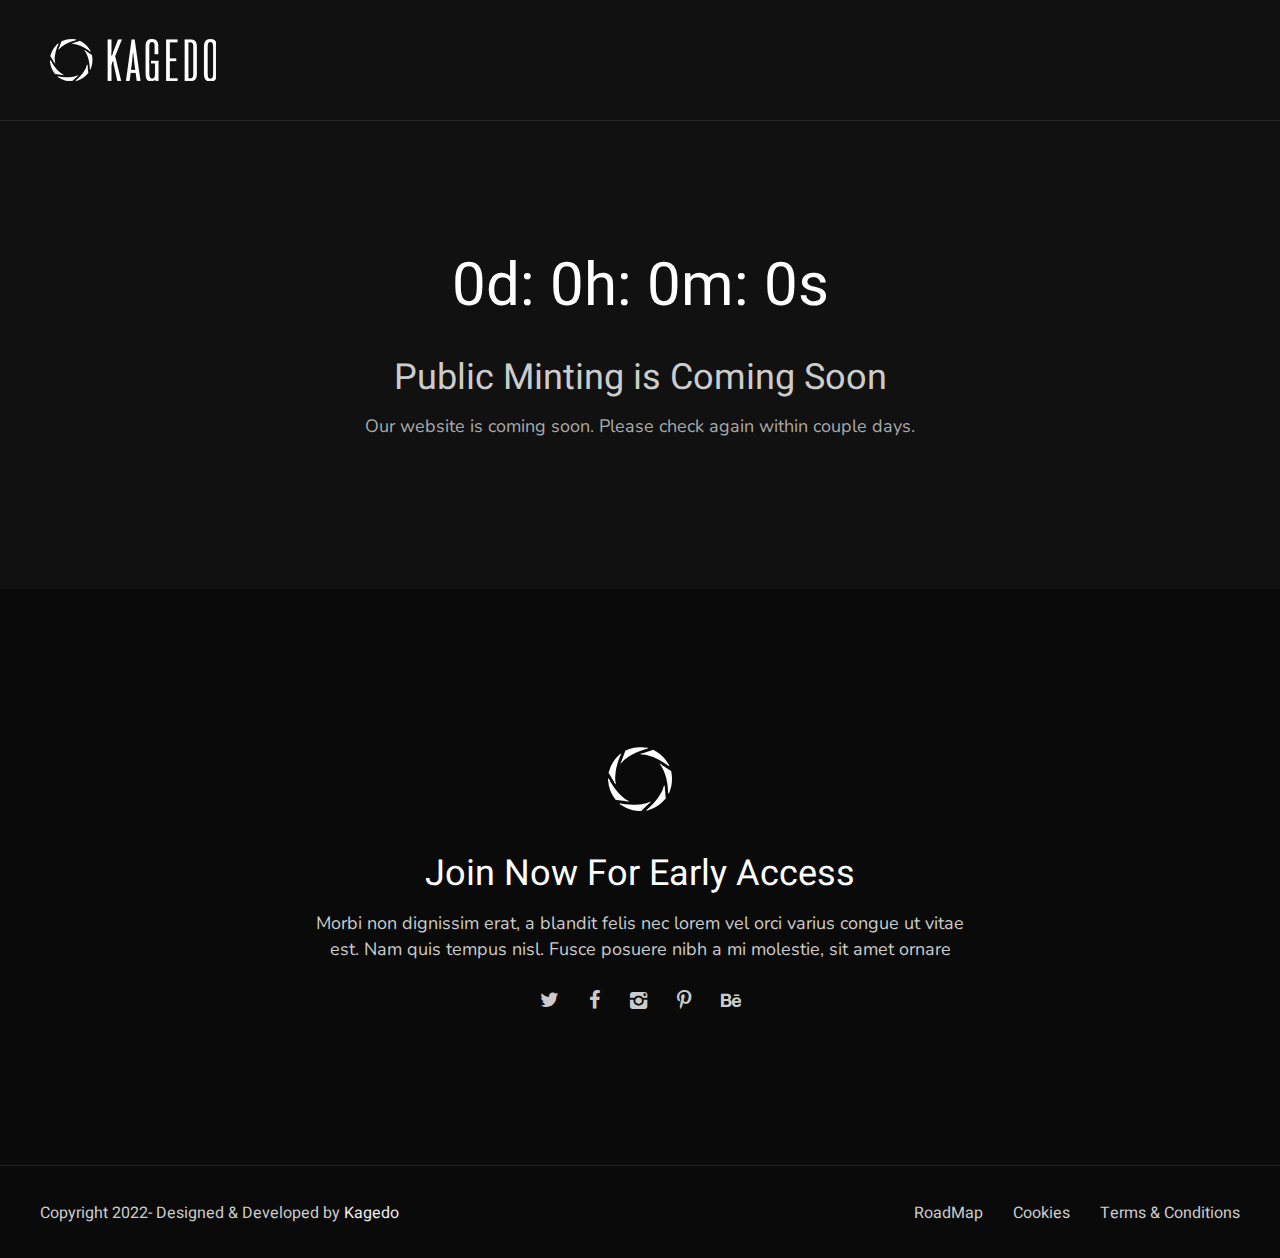
<file: coming-soon-1.html>
<!DOCTYPE html>
<!--[if lt IE 7 ]><html class="ie ie6" lang="en"> <![endif]-->
<!--[if IE 7 ]><html class="ie ie7" lang="en"> <![endif]-->
<!--[if IE 8 ]><html class="ie ie8" lang="en"> <![endif]-->
<!--[if (gte IE 9)|!(IE)]><!--><html lang="en"> <!--<![endif]-->
  
<head>

<meta http-equiv="Content-Type" content="text/html; charset=utf-8" />

<meta name="description" content="Kagedo">
<meta name="author" content="Kagedo">

<meta name="viewport" content="width=device-width, initial-scale=1, maximum-scale=1">

<title>Kagedo | Coming Soon</title>

<!-- Google Fonts -->
<link rel="preconnect" href="https://fonts.googleapis.com">
<link rel="preconnect" href="https://fonts.gstatic.com" crossorigin>
<link href="https://fonts.googleapis.com/css2?family=Heebo:wght@100;200;300;400;500;600;700;800;900&family=Nunito:ital,wght@0,200;0,300;0,400;0,500;0,600;0,700;0,800;0,900;1,200;1,300;1,400;1,500;1,600;1,700;1,800;1,900&display=swap" rel="stylesheet">
<!-- !Google Fonts -->

<!-- Styles -->
<link type="text/css" rel="stylesheet" href="css/plugins.css" />
<link type="text/css" rel="stylesheet" href="css/style.css?ver=2.0" />
<!--[if lt IE 9]> <script type="text/javascript" src="js/modernizr.custom.js"></script> <![endif]-->
<!-- !Styles -->

</head>

<body>


<!-- Main -->
<div class="neoh_fn_main" data-footer-sticky="">
	
	<!-- Product Modal -->
	<div class="neoh_fn_modal product_modal">
		<div class="modal_in">
			<div class="modal_closer">
				<a href="#">
					<img src="svg/cancel.svg" alt="" class="fn__svg">
				</a>
			</div>
			<div class="modal_content">
				<div class="neoh_fn_product_modal">
					<div class="img_item">
						<!-- here comes product's image -->
					</div>
					<div class="content_item">
						<div class="neoh_fn_title" data-align="left">
							<h3 class="fn_title"><!-- here comes product's title --></h3>
							<div class="line"><span></span></div>
						</div>
						
						<div class="desc">
							<p><!-- here comes product's description --></p>
						</div>
						
						<div class="buttons">
							<a href="https://opensea.io/" target="_blank" class="neoh_fn_button opensea">
								<span class="icon"><img src="svg/opensea.svg" alt="" class="fn__svg"></span>
								<span class="text">View on OpenSea</span>
							</a>
							<a href="https://discord.com/" target="_blank" class="neoh_fn_button discord">
								<span class="icon"><img src="svg/discord.svg" alt="" class="fn__svg"></span>
								<span class="text">View on Discord</span>
							</a>
						</div>
					</div>
				</div>
			</div>
		</div>
	</div>
	<!-- !Product Modal -->

	<!-- Right Navigation -->
	<div class="nav_overlay"></div>
	<!-- !Right Navigation -->

	<!-- Header -->
	<header class="neoh_fn_header">
		<div class="container">
			<div class="header_in">
			
				<div class="logo">
					<a href="index.html"><img src="img/logo.png" alt=""></a>
				</div>
				
			</div>
		</div>
	</header>
	<!-- !Header -->
	

	<!-- Content -->
	<div class="neoh_fn_content">
		
		
		<div class="neoh_fn_coming_soon">
			<div class="container">
				<div class="soon_countdown">
					<!-- 
						There is two types of countdown: due_date (Due Date), ever (Evergreen timer)
							1. 	data-type="due_date"
								In this case you have to change value of data-date. For example:
								data-date="October 13, 2022 12:30:00"
								It will mean that mint will finished at this time

							2. 	data-type="ever"
								In this case you have to change values of data-days, data-hours, data-minutes and data-seconds. For example:
								data-days="34"
								data-hours="10"
								data-minutes="20"
								data-seconds="0"
								It will mean that the time expires after this time, but when the page is refreshed, the value will return again. It means, it won't end.
						Add boxed class to get #1 type of countdown
					-->
					<h3 class="neoh_fn_countdown boxed" data-type="ever" data-date="October 13, 2022 12:30:00" data-days="34" data-hours="10" data-minutes="20" data-seconds="0">0d: 0h: 0m: 0s</h3>
				</div>
				<div class="soon_title">
					<h3>Public Minting is Coming Soon</h3>
					<p>Our website is coming soon. Please check again within couple days.</p>
				</div>
			</div>
		</div>
	
	
	</div>
	<!-- Content -->
	
	<!-- Footer -->
	<footer id="footer">
		<div class="neoh_fn_footer">
		
			<!-- Footer Top -->
			<div class="footer_top">
				<div class="container">
					<div class="ft_in">
					
						<div class="desc">
							<div class="img">
								<img src="img/footer-logo.png" alt="">
							</div>
							<h3 class="fn_title">Join Now For Early Access</h3>
							<p class="fn_desc">Morbi non dignissim erat, a blandit felis nec lorem vel orci varius congue ut vitae est. Nam quis tempus nisl. Fusce posuere nibh a mi molestie, sit amet ornare</p>
						</div>
						
						<div class="subscribe_form">
							<div class="subscribe_in">
								<input type="text" placeholder="Email...">
								<a href="#" class="neoh_fn_button only_text">
									<span class="text">Subscribe</span>
								</a>
							</div>
							<div class="returnmessage" data-success="Your message has been received, We will contact you soon." data-message="You have subscribed to our updates. Thank you" data-invalid-email="Please enter valid email!"></div>
							<div class="empty_notice"><span>Please enter your Email</span></div>
						</div>
						
						<div class="neoh_fn_social_list">
							<ul>
								<li><a href="#"><i class="fn-icon-twitter"></i></a></li>
								<li><a href="#"><i class="fn-icon-facebook"></i></a></li>
								<li><a href="#"><i class="fn-icon-instagram"></i></a></li>
								<li><a href="#"><i class="fn-icon-pinterest"></i></a></li>
								<li><a href="#"><i class="fn-icon-behance"></i></a></li>
							</ul>
						</div>
						
					</div>
				</div>
			</div>
			<!-- !Footer Top -->
			
			<!-- Footer Bottom -->
			<div class="footer_bottom">
				<div class="container">
					<div class="fb_in">
						
						<div class="fb_left">
							<p>Copyright 2022- Designed &amp; Developed by <a href="#" target="_blank">Kagedo</a></p>
						</div>
						
						<div class="fb_right">
							<ul>
								<li><a href="roadmap.html">RoadMap</a></li>
								<li><a href="#">Cookies</a></li>
								<li><a href="#">Terms &amp; Conditions</a></li>
							</ul>
						</div>
						
					</div>
				</div>
			</div>
			<!-- !Footer Bottom -->
			
		</div>
	</footer>
	<!-- !Footer -->
	
	<!-- Totop -->
	<a href="#" class="neoh_fn_totop">
		<span class="arrow"><img src="svg/right-arr.svg" alt="" class="fn__svg"></span>
		<span class="circle"><img src="svg/circle.svg" alt="" class="fn__svg"></span>
	</a>
	<!-- !Totop -->
	 
	
</div>
<!-- !Main -->

<!-- Scripts -->
<script type="text/javascript" src="js/jquery.js"></script>
<script type="text/javascript" src="js/plugins.js"></script>
<!--[if lt IE 10]> <script type="text/javascript" src="js/ie8.js"></script> <![endif]-->
<script type="text/javascript" src="js/init.js?ver=2.0"></script>
<!-- !Scripts -->

</body>
</html>
</file>
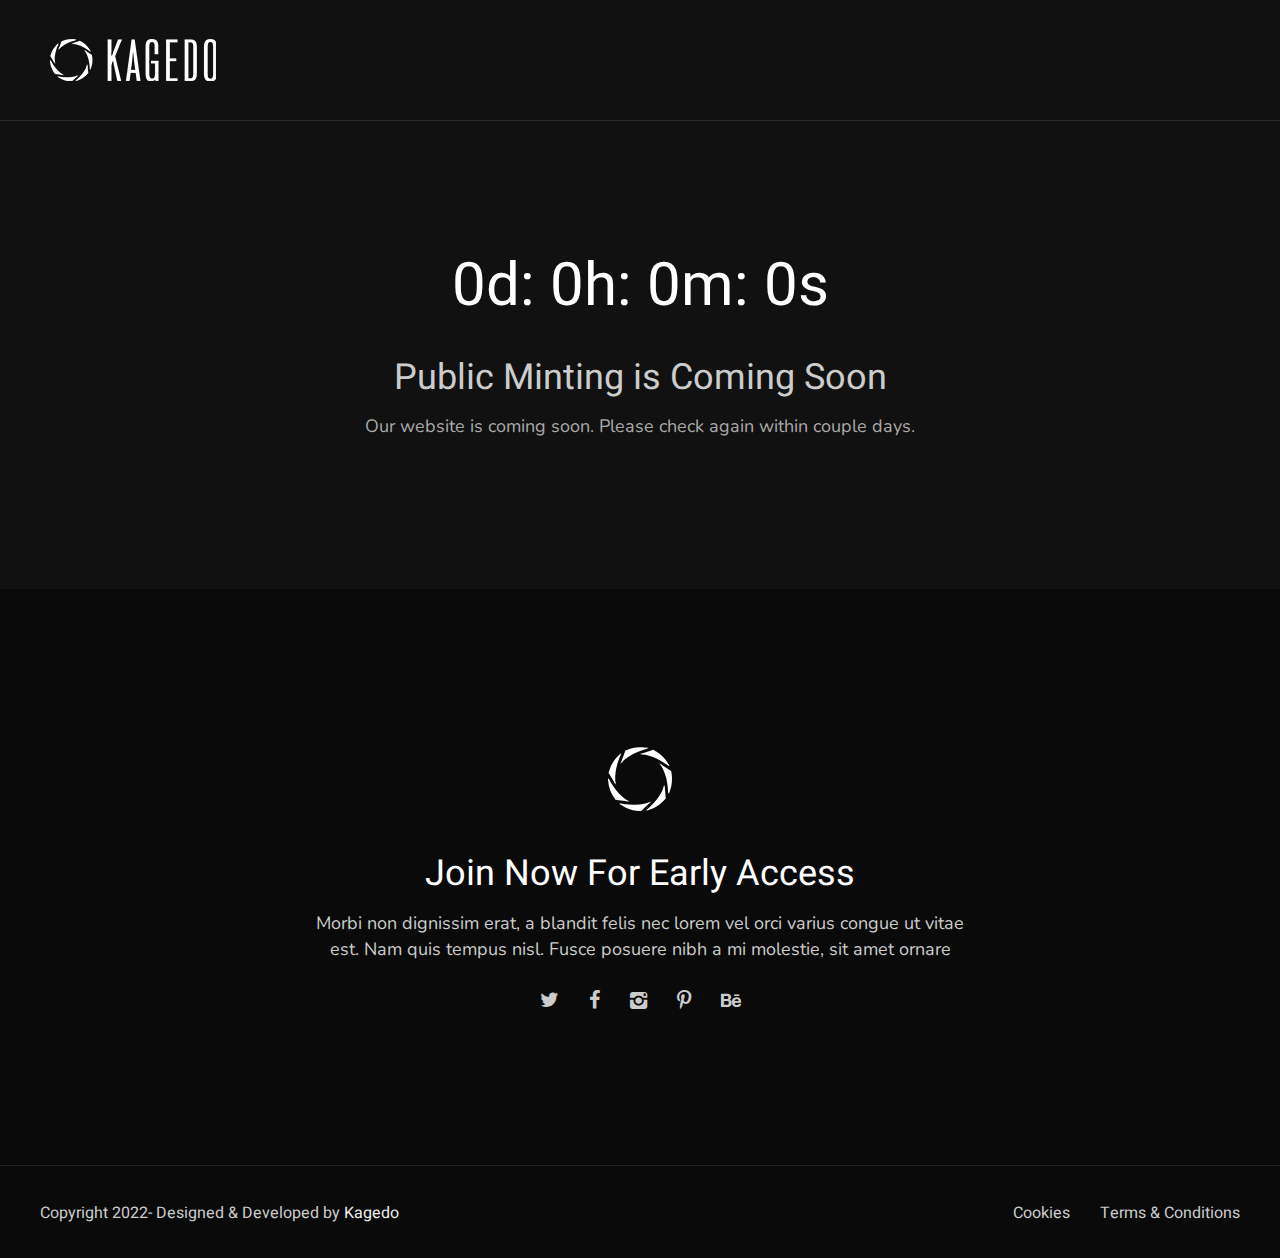
<file: coming-soon-2.html>
<!DOCTYPE html>
<!--[if lt IE 7 ]><html class="ie ie6" lang="en"> <![endif]-->
<!--[if IE 7 ]><html class="ie ie7" lang="en"> <![endif]-->
<!--[if IE 8 ]><html class="ie ie8" lang="en"> <![endif]-->
<!--[if (gte IE 9)|!(IE)]><!--><html lang="en"> <!--<![endif]-->
  
<head>

<meta http-equiv="Content-Type" content="text/html; charset=utf-8" />

<meta name="description" content="Kagedo">
<meta name="author" content="Kagedo">

<meta name="viewport" content="width=device-width, initial-scale=1, maximum-scale=1">

<title>Kagedo | Coming Soon</title>

<!-- Google Fonts -->
<link rel="preconnect" href="https://fonts.googleapis.com">
<link rel="preconnect" href="https://fonts.gstatic.com" crossorigin>
<link href="https://fonts.googleapis.com/css2?family=Heebo:wght@100;200;300;400;500;600;700;800;900&family=Nunito:ital,wght@0,200;0,300;0,400;0,500;0,600;0,700;0,800;0,900;1,200;1,300;1,400;1,500;1,600;1,700;1,800;1,900&display=swap" rel="stylesheet">
<!-- !Google Fonts -->

<!-- Styles -->
<link type="text/css" rel="stylesheet" href="css/plugins.css" />
<link type="text/css" rel="stylesheet" href="css/style.css?ver=2.0" />
<!--[if lt IE 9]> <script type="text/javascript" src="js/modernizr.custom.js"></script> <![endif]-->
<!-- !Styles -->

</head>

<body>


<!-- Main -->
<div class="neoh_fn_main" data-footer-sticky="">
	
	<!-- Product Modal -->
	<div class="neoh_fn_modal product_modal">
		<div class="modal_in">
			<div class="modal_closer">
				<a href="#">
					<img src="svg/cancel.svg" alt="" class="fn__svg">
				</a>
			</div>
			<div class="modal_content">
				<div class="neoh_fn_product_modal">
					<div class="img_item">
						<!-- here comes product's image -->
					</div>
					<div class="content_item">
						<div class="neoh_fn_title" data-align="left">
							<h3 class="fn_title"><!-- here comes product's title --></h3>
							<div class="line"><span></span></div>
						</div>
						
						<div class="desc">
							<p><!-- here comes product's description --></p>
						</div>
						
						<div class="buttons">
							<a href="https://opensea.io/" target="_blank" class="neoh_fn_button opensea">
								<span class="icon"><img src="svg/opensea.svg" alt="" class="fn__svg"></span>
								<span class="text">View on OpenSea</span>
							</a>
							<a href="https://discord.com/" target="_blank" class="neoh_fn_button discord">
								<span class="icon"><img src="svg/discord.svg" alt="" class="fn__svg"></span>
								<span class="text">View on Discord</span>
							</a>
						</div>
					</div>
				</div>
			</div>
		</div>
	</div>
	<!-- !Product Modal -->

	<!-- Right Navigation -->
	<div class="nav_overlay"></div>
	<div class="neoh_fn_nav">
		<div class="trigger is-active">
			<div class="trigger_in">
				<span class="text">Close</span>
				<span class="hamb">
					<span class="hamb_a"></span>
					<span class="hamb_b"></span>
					<span class="hamb_c"></span>
				</span>
			</div>
		</div>
		<div class="nav_content">
			<div class="nav_menu">
				<ul>
					<li class="menu-item menu-item-has-children">
						<a href="index.html">Home</a>
					</li>
					<li class="menu-item"><a href="about.html">About</a></li>
					<li class="menu-item"><a href="collection.html">Collection</a></li>
					<li class="menu-item"><a href="contact.html">Contact</a></li>
				</ul>
			</div>
			<div class="nav_buttons">
				<a href="https://opensea.io/" class="neoh_fn_button" target="_blank">
					<span class="icon"><img src="svg/opensea.svg" alt="" class="fn__svg"></span>
					<span class="text">OpenSea</span>
				</a>
				<a href="https://discord.com/" class="neoh_fn_button" target="_blank">
					<span class="icon"><img src="svg/discord.svg" alt="" class="fn__svg"></span>
					<span class="text">Discord</span>
				</a>
			</div>
		</div>
		
		<!-- Nav Footer -->
		<div class="nav_footer">
			<div class="nf_left">
				<p>Copyright 2022- Designed &amp; Developed by <a href="#" target="_blank">Kagedo</a></p>
			</div>
			<div class="nf_right">
				<div class="neoh_fn_social_list">
					<ul>
						<li><a href="#"><i class="fn-icon-twitter"></i></a></li>
						<li><a href="#"><i class="fn-icon-facebook"></i></a></li>
						<li><a href="#"><i class="fn-icon-instagram"></i></a></li>
						<li><a href="#"><i class="fn-icon-pinterest"></i></a></li>
						<li><a href="#"><i class="fn-icon-behance"></i></a></li>
					</ul>
				</div>
			</div>
		</div>
		<!-- !Nav Footer -->
		
	</div>
	<!-- !Right Navigation -->

	<!-- Header -->
	<header class="neoh_fn_header">
		<div class="container">
			<div class="header_in">
			
				<div class="logo">
					<a href="index.html"><img src="img/logo.png" alt=""></a>
				</div>
				
			</div>
		</div>
	</header>
	<!-- !Header -->
	

	<!-- Content -->
	<div class="neoh_fn_content">
		
		
		<div class="neoh_fn_coming_soon">
			<div class="container">
				<div class="soon_countdown">
					<!-- 
						There is two types of countdown: due_date (Due Date), ever (Evergreen timer)
							1. 	data-type="due_date"
								In this case you have to change value of data-date. For example:
								data-date="October 13, 2022 12:30:00"
								It will mean that mint will finished at this time

							2. 	data-type="ever"
								In this case you have to change values of data-days, data-hours, data-minutes and data-seconds. For example:
								data-days="34"
								data-hours="10"
								data-minutes="20"
								data-seconds="0"
								It will mean that the time expires after this time, but when the page is refreshed, the value will return again. It means, it won't end.
						Add boxed class to get #1 type of countdown
					-->
					<h3 class="neoh_fn_countdown" data-type="ever" data-date="October 13, 2022 12:30:00" data-days="34" data-hours="10" data-minutes="20" data-seconds="0">0d: 0h: 0m: 0s</h3>
				</div>
				<div class="soon_title">
					<h3>Public Minting is Coming Soon</h3>
					<p>Our website is coming soon. Please check again within couple days.</p>
				</div>
			</div>
		</div>
	
	
	</div>
	<!-- Content -->
	
	<!-- Footer -->
	<footer id="footer">
		<div class="neoh_fn_footer">
		
			<!-- Footer Top -->
			<div class="footer_top">
				<div class="container">
					<div class="ft_in">
					
						<div class="desc">
							<div class="img">
								<img src="img/footer-logo.png" alt="">
							</div>
							<h3 class="fn_title">Join Now For Early Access</h3>
							<p class="fn_desc">Morbi non dignissim erat, a blandit felis nec lorem vel orci varius congue ut vitae est. Nam quis tempus nisl. Fusce posuere nibh a mi molestie, sit amet ornare</p>
						</div>
						
						<div class="subscribe_form">
							<div class="subscribe_in">
								<input type="text" placeholder="Email...">
								<a href="#" class="neoh_fn_button only_text">
									<span class="text">Subscribe</span>
								</a>
							</div>
							<div class="returnmessage" data-success="Your message has been received, We will contact you soon." data-message="You have subscribed to our updates. Thank you" data-invalid-email="Please enter valid email!"></div>
							<div class="empty_notice"><span>Please enter your Email</span></div>
						</div>
						
						<div class="neoh_fn_social_list">
							<ul>
								<li><a href="#"><i class="fn-icon-twitter"></i></a></li>
								<li><a href="#"><i class="fn-icon-facebook"></i></a></li>
								<li><a href="#"><i class="fn-icon-instagram"></i></a></li>
								<li><a href="#"><i class="fn-icon-pinterest"></i></a></li>
								<li><a href="#"><i class="fn-icon-behance"></i></a></li>
							</ul>
						</div>
						
					</div>
				</div>
			</div>
			<!-- !Footer Top -->
			
			<!-- Footer Bottom -->
			<div class="footer_bottom">
				<div class="container">
					<div class="fb_in">
						
						<div class="fb_left">
							<p>Copyright 2022- Designed &amp; Developed by <a href="#" target="_blank">Kagedo</a></p>
						</div>
						
						<div class="fb_right">
							<ul>
								<li><a href="roadmap.html">RoadMap</a></li>
								<li><a href="#">Cookies</a></li>
								<li><a href="#">Terms &amp; Conditions</a></li>
							</ul>
						</div>
						
					</div>
				</div>
			</div>
			<!-- !Footer Bottom -->
			
		</div>
	</footer>
	<!-- !Footer -->
	
	<!-- Totop -->
	<a href="#" class="neoh_fn_totop">
		<span class="arrow"><img src="svg/right-arr.svg" alt="" class="fn__svg"></span>
		<span class="circle"><img src="svg/circle.svg" alt="" class="fn__svg"></span>
	</a>
	<!-- !Totop -->
	 
	
</div>
<!-- !Main -->

<!-- Scripts -->
<script type="text/javascript" src="js/jquery.js"></script>
<script type="text/javascript" src="js/plugins.js"></script>
<!--[if lt IE 10]> <script type="text/javascript" src="js/ie8.js"></script> <![endif]-->
<script type="text/javascript" src="js/init.js?ver=2.0"></script>
<!-- !Scripts -->

</body>
</html>
</file>
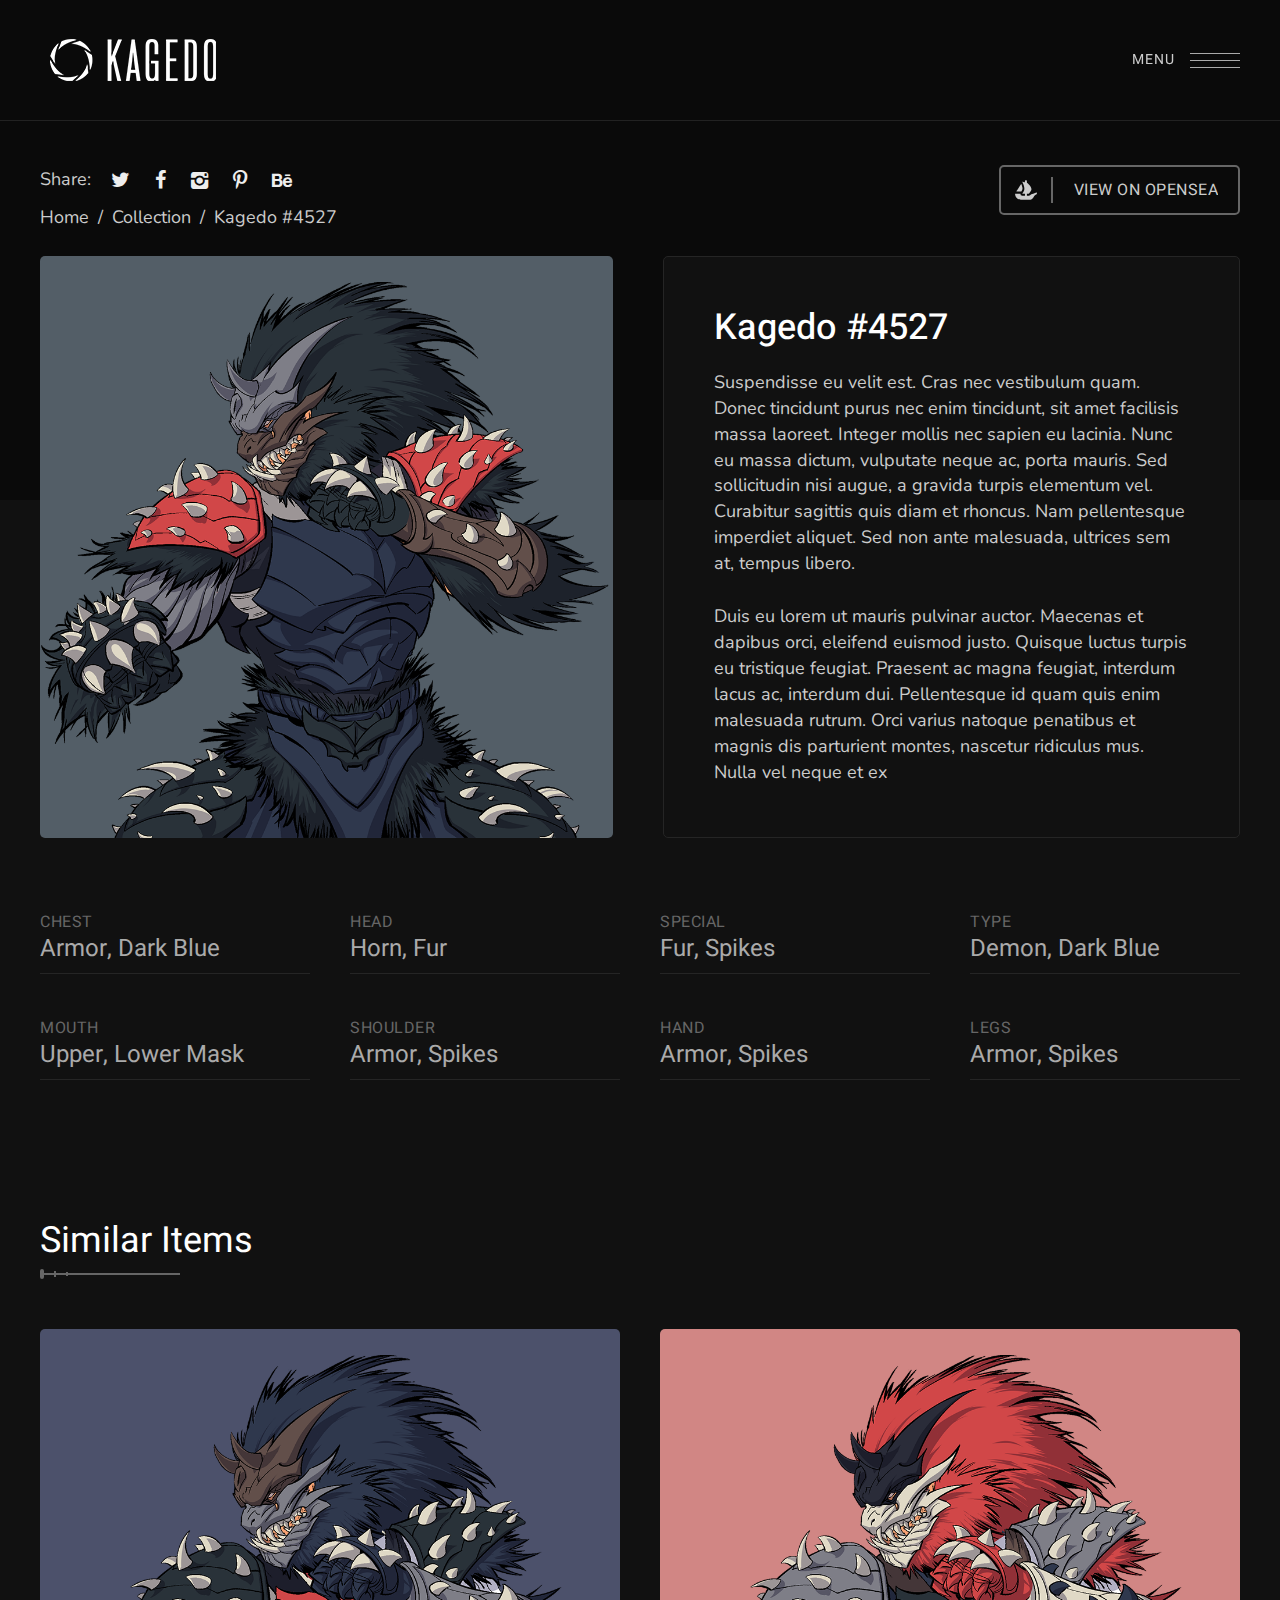
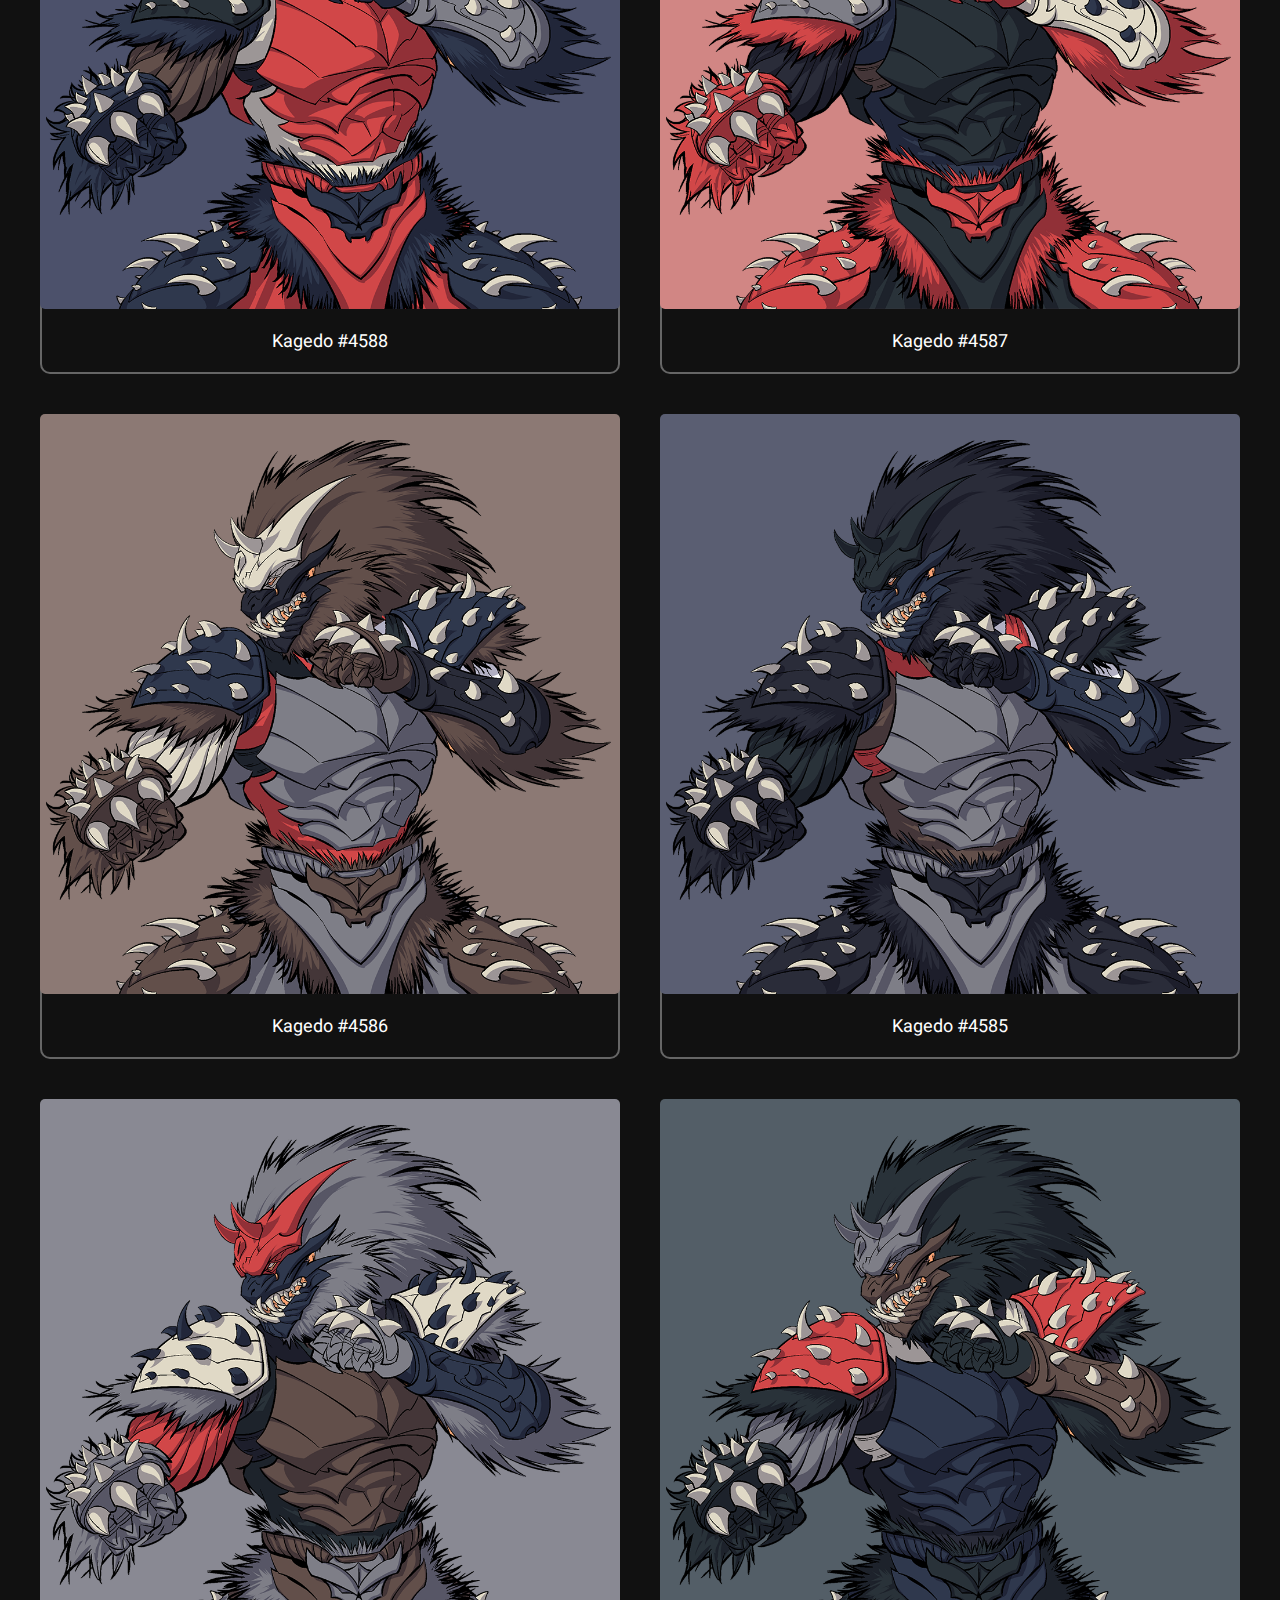
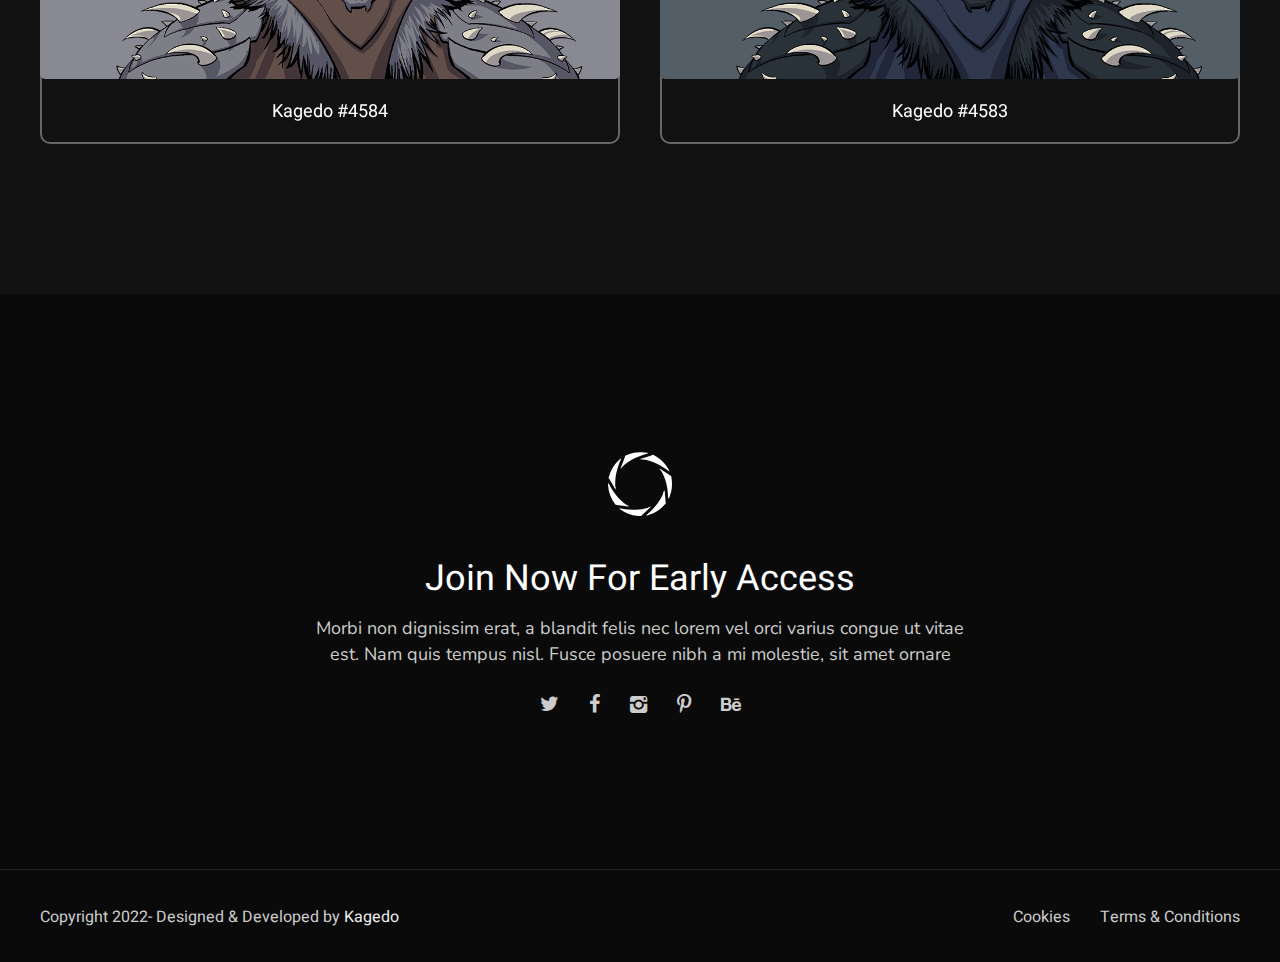
<file: nft-single-1.html>
<!DOCTYPE html>
<!--[if lt IE 7 ]><html class="ie ie6" lang="en"> <![endif]-->
<!--[if IE 7 ]><html class="ie ie7" lang="en"> <![endif]-->
<!--[if IE 8 ]><html class="ie ie8" lang="en"> <![endif]-->
<!--[if (gte IE 9)|!(IE)]><!--><html lang="en"> <!--<![endif]-->
  
<head>

<meta http-equiv="Content-Type" content="text/html; charset=utf-8" />

<meta name="description" content="Kagedo">
<meta name="author" content="Kagedo">

<meta name="viewport" content="width=device-width, initial-scale=1, maximum-scale=1">

<title>Kagedo | NFT Single</title>

<!-- Google Fonts -->
<link rel="preconnect" href="https://fonts.googleapis.com">
<link rel="preconnect" href="https://fonts.gstatic.com" crossorigin>
<link href="https://fonts.googleapis.com/css2?family=Heebo:wght@100;200;300;400;500;600;700;800;900&family=Nunito:ital,wght@0,200;0,300;0,400;0,500;0,600;0,700;0,800;0,900;1,200;1,300;1,400;1,500;1,600;1,700;1,800;1,900&display=swap" rel="stylesheet">
<!-- !Google Fonts -->

<!-- Styles -->
<link type="text/css" rel="stylesheet" href="css/plugins.css" />
<link type="text/css" rel="stylesheet" href="css/style.css?ver=2.0" />
<!--[if lt IE 9]> <script type="text/javascript" src="js/modernizr.custom.js"></script> <![endif]-->
<!-- !Styles -->

</head>

<body>


<!-- Main -->
<div class="neoh_fn_main" data-footer-sticky="">
	
	<!-- Product Modal -->
	<div class="neoh_fn_modal product_modal">
		<div class="modal_in">
			<div class="modal_closer">
				<a href="#">
					<img src="svg/cancel.svg" alt="" class="fn__svg">
				</a>
			</div>
			<div class="modal_content">
				<div class="neoh_fn_product_modal">
					<div class="img_item">
						<!-- here comes product's image -->
					</div>
					<div class="content_item">
						<div class="neoh_fn_title" data-align="left">
							<h3 class="fn_title"><!-- here comes product's title --></h3>
							<div class="line"><span></span></div>
						</div>
						
						<div class="desc">
							<p><!-- here comes product's description --></p>
						</div>
						
						<div class="buttons">
							<a href="https://opensea.io/" target="_blank" class="neoh_fn_button opensea">
								<span class="icon"><img src="svg/opensea.svg" alt="" class="fn__svg"></span>
								<span class="text">View on OpenSea</span>
							</a>
							<a href="https://discord.com/" target="_blank" class="neoh_fn_button discord">
								<span class="icon"><img src="svg/discord.svg" alt="" class="fn__svg"></span>
								<span class="text">View on Discord</span>
							</a>
						</div>
					</div>
				</div>
			</div>
		</div>
	</div>
	<!-- !Product Modal -->

	<!-- Right Navigation -->
	<div class="nav_overlay"></div>
	<div class="neoh_fn_nav">
		<div class="trigger is-active">
			<div class="trigger_in">
				<span class="text">Close</span>
				<span class="hamb">
					<span class="hamb_a"></span>
					<span class="hamb_b"></span>
					<span class="hamb_c"></span>
				</span>
			</div>
		</div>
		<div class="nav_content">
			<div class="nav_menu">
				<ul>
					<li class="menu-item menu-item-has-children">
						<a href="index.html">Home</a>
					</li>
					<li class="menu-item"><a href="about.html">About</a></li>
					<li class="menu-item"><a href="collection.html">Collection</a></li>
					<li class="menu-item"><a href="contact.html">Contact</a></li>
				</ul>
			</div>
			<div class="nav_buttons">
				<a href="https://opensea.io/" class="neoh_fn_button" target="_blank">
					<span class="icon"><img src="svg/opensea.svg" alt="" class="fn__svg"></span>
					<span class="text">OpenSea</span>
				</a>
				<a href="https://discord.com/" class="neoh_fn_button" target="_blank">
					<span class="icon"><img src="svg/discord.svg" alt="" class="fn__svg"></span>
					<span class="text">Discord</span>
				</a>
			</div>
		</div>
		
		<!-- Nav Footer -->
		<div class="nav_footer">
			<div class="nf_left">
				<p>Copyright 2022- Designed &amp; Developed by <a href="#" target="_blank">Kagedo</a></p>
			</div>
			<div class="nf_right">
				<div class="neoh_fn_social_list">
					<ul>
						<li><a href="#"><i class="fn-icon-twitter"></i></a></li>
						<li><a href="#"><i class="fn-icon-facebook"></i></a></li>
						<li><a href="#"><i class="fn-icon-instagram"></i></a></li>
						<li><a href="#"><i class="fn-icon-pinterest"></i></a></li>
						<li><a href="#"><i class="fn-icon-behance"></i></a></li>
					</ul>
				</div>
			</div>
		</div>
		<!-- !Nav Footer -->
		
	</div>
	<!-- !Right Navigation -->

	<!-- Header -->
	<header class="neoh_fn_header">
		<div class="container">
			<div class="header_in">
			
				<div class="logo">
					<a href="index.html"><img src="img/logo.png" alt=""></a>
				</div>
				
				<div class="trigger">
					<div class="trigger_in">
						<span class="text">Menu</span>
						<span class="hamb">
							<span class="hamb_a"></span>
							<span class="hamb_b"></span>
							<span class="hamb_c"></span>
						</span>
					</div>
				</div>
				
			</div>
		</div>
	</header>
	<!-- !Header -->
	

	<!-- Content -->
	<div class="neoh_fn_content">
		
		
		<!-- NFT Single Page -->
		<div class="neoh_fn_nft neoh_fn_single">
		
			<!-- Single Background -->
			<div class="single_bg"></div>
			<!-- !Single Background -->
			
			<!-- Single Content -->
			<div class="single_content">
				
				<div class="container" id="nft-single-content">
					
					<div class="nft_single_top">
						<div class="single_top_left">
							<div class="neoh_fn_share">
								<h5 class="label">Share:</h5>
								<ul>
									<li><a href="#"><i class="fn-icon-twitter"></i></a></li>
									<li><a href="#"><i class="fn-icon-facebook"></i></a></li>
									<li><a href="#"><i class="fn-icon-instagram"></i></a></li>
									<li><a href="#"><i class="fn-icon-pinterest"></i></a></li>
									<li><a href="#"><i class="fn-icon-behance"></i></a></li>
								</ul>
							</div>
							<div class="neoh_fn_breadcrumbs">
								<p>
									<a href="index.html">Home</a>
									<span class="separator">/</span>
									<a href="collection.html">Collection</a>
									<span class="separator">/</span>
									<span class="current">Kagedo #4527</span>
								</p>
							</div>
						</div>
						<div class="single_top_right">
							<div class="hidden_btns">
								<a href="#" target="_blank" class="neoh_fn_button">
									<span class="icon"><img src="svg/opensea.svg" alt="" class="fn__svg"></span>
									<span class="text">View on OpenSea</span>
								</a>
							</div>
						</div>
					</div>
						
						
					<div class="nft_single_desc">
						<div class="single_desc_left">
							<div class="in"></div>
							<div class="image" data-bg-img="img/drops/drops-demon01.png"></div>
						</div>
						<div class="single_desc_right">
							<div class="post_title"><h3 class="fn__title">Kagedo #4527</h3></div>
							<div class="nft_content">
								<p>Suspendisse eu velit est. Cras nec vestibulum quam. Donec tincidunt purus nec enim tincidunt, sit amet facilisis massa laoreet. Integer mollis nec sapien eu lacinia. Nunc eu massa dictum, vulputate neque ac, porta mauris. Sed sollicitudin nisi augue, a gravida turpis elementum vel. Curabitur sagittis quis diam et rhoncus. Nam pellentesque imperdiet aliquet. Sed non ante malesuada, ultrices sem at, tempus libero.</p>
								<p>Duis eu lorem ut mauris pulvinar auctor. Maecenas et dapibus orci, eleifend euismod justo. Quisque luctus turpis eu tristique feugiat. Praesent ac magna feugiat, interdum lacus ac, interdum dui. Pellentesque id quam quis enim malesuada rutrum. Orci varius natoque penatibus et magnis dis parturient montes, nascetur ridiculus mus. Nulla vel neque et ex</p>
							</div>
						</div>
					</div>
						
					<div class="neoh_fn_nft_cats">
						<ul>
							<li>
								<div class="item">
									<h4 class="parent_category">Chest</h4>
									<h3 class="child_category" title="Black Yukata">Armor, Dark Blue</h3>
								</div>
							</li>
							<li>
								<div class="item">
									<h4 class="parent_category">Head</h4>
									<h3 class="child_category" title="Daydreaming">Horn, Fur</h3>
								</div>
							</li>
							<li>
								<div class="item">
									<h4 class="parent_category">Special</h4>
									<h3 class="child_category" title="Fireflies, Smoke">Fur, Spikes</h3>
								</div>
							</li>
							<li>
								<div class="item">
									<h4 class="parent_category">Type</h4>
									<h3 class="child_category" title="Human, Sand">Demon, Dark Blue</h3>
								</div>
							</li>
							<li>
								<div class="item">
									<h4 class="parent_category">Mouth</h4>
									<h3 class="child_category" title="Not Bad">Upper, Lower Mask</h3>
								</div>
							</li>
							<li>
								<div class="item">
									<h4 class="parent_category">Shoulder</h4>
									<h3 class="child_category" title="Zen Headphones">Armor, Spikes</h3>
								</div>
							</li>
							<li>
								<div class="item">
									<h4 class="parent_category">Hand</h4>
									<h3 class="child_category" title="Striking">Armor, Spikes</h3>
								</div>
							</li>
							<li>
								<div class="item">
									<h4 class="parent_category">Legs</h4>
									<h3 class="child_category" title="Zen Headphones">Armor, Spikes</h3>
								</div>
							</li>
						</ul>
					</div>
					
					<div class="neoh_fn_similar">
						<div class="neoh_fn_title" data-align="left">
							<h3 class="fn_title">Similar Items</h3>
							<div class="line"><span></span></div>
						</div>
						<div class="neoh_fn_drops">
							<ul class="grid">
								<li class="id1 id5">
									<div class="item" data-included="on">
										<div class="img_holder">
											<img src="img/drops/drops-demon02.png" alt="">
											<a href="#" class="full_link"></a>
										</div>
										<div class="title_holder">
											<h3 class="fn_title"><a href="#">Kagedo #4588</a></h3>
										</div>

										<!-- Modal Information -->
										<div class="hidden_info">
											<div class="img_item"><img src="img/drops/drops-demon02.png"></div>
											<div class="content_item">
												<div class="neoh_fn_title" data-align="left">
													<h3 class="fn_title">Kagedo #4588</h3>
													<div class="line"><span></span></div>
												</div>

												<div class="desc">
													<p>Suspendisse eu velit est. Cras nec vestibulum quam. Donec tincidunt purus nec enim tincidunt, sit amet facilisis massa laoreet. Integer mollis nec...<a href="nft-single-1.html">Read More</a></p>
												</div>

												<div class="buttons">
													<a href="#" target="_blank" class="neoh_fn_button">
														<span class="icon"><img src="svg/opensea.svg" alt="" class="fn__svg"></span>
														<span class="text">View on OpenSea</span>
													</a>
													<a href="#" target="_blank" class="neoh_fn_button">
														<span class="icon"><img src="svg/discord.svg" alt="" class="fn__svg"></span>
														<span class="text">View on Discord</span>
													</a>
												</div>
											</div>
										</div>
										<!-- !Modal Information -->

									</div>
								</li>
								<li class="id1 id2 id3 id5 id6">
									<div class="item" data-included="on">
										<div class="img_holder">
											<img src="img/drops/drops-demon03.png" alt="">
											<a href="#" class="full_link"></a>
										</div>
										<div class="title_holder">
											<h3 class="fn_title"><a href="#">Kagedo #4587</a></h3>
										</div>

										<!-- Modal Information -->
										<div class="hidden_info">
											<div class="img_item"><img src="img/drops/drops-demon03.png"></div>
											<div class="content_item">
												<div class="neoh_fn_title" data-align="left">
													<h3 class="fn_title">Kagedo #4587</h3>
													<div class="line"><span></span></div>
												</div>

												<div class="desc">
													<p>Suspendisse eu velit est. Cras nec vestibulum quam. Donec tincidunt purus nec enim tincidunt, sit amet facilisis massa laoreet. Integer mollis nec...<a href="nft-single-2.html">Read More</a></p>
												</div>

												<div class="buttons">
													<a href="#" target="_blank" class="neoh_fn_button">
														<span class="icon"><img src="svg/opensea.svg" alt="" class="fn__svg"></span>
														<span class="text">View on OpenSea</span>
													</a>
												</div>
											</div>
										</div>
										<!-- !Modal Information -->

									</div>
								</li>
								<li class="id7 id8 id3">
									<div class="item" data-included="on">
										<div class="img_holder">
											<img src="img/drops/drops-demon04.png" alt="">
											<a href="#" class="full_link"></a>
										</div>
										<div class="title_holder">
											<h3 class="fn_title"><a href="#">Kagedo #4586</a></h3>
										</div>

										<!-- Modal Information -->
										<div class="hidden_info">
											<div class="img_item"><img src="img/drops/drops-demon04.png"></div>
											<div class="content_item">
												<div class="neoh_fn_title" data-align="left">
													<h3 class="fn_title">Kagedo #4586</h3>
													<div class="line"><span></span></div>
												</div>

												<div class="desc">
													<p>Suspendisse eu velit est. Cras nec vestibulum quam. Donec tincidunt purus nec enim tincidunt, sit amet facilisis massa laoreet. Integer mollis nec...<a href="nft-single-1.html">Read More</a></p>
												</div>

												<div class="buttons">
													<a href="#" target="_blank" class="neoh_fn_button">
														<span class="icon"><img src="svg/discord.svg" alt="" class="fn__svg"></span>
														<span class="text">View on Discord</span>
													</a>
												</div>
											</div>
										</div>
										<!-- !Modal Information -->

									</div>
								</li>
								<li class="id4 id7 id9">
									<div class="item" data-included="on">
										<div class="img_holder">
											<img src="img/drops/drops-demon05.png" alt="">
											<a href="#" class="full_link"></a>
										</div>
										<div class="title_holder">
											<h3 class="fn_title"><a href="#">Kagedo #4585</a></h3>
										</div>

										<!-- Modal Information -->
										<div class="hidden_info">
											<div class="img_item"><img src="img/drops/drops-demon05.png"></div>
											<div class="content_item">
												<div class="neoh_fn_title" data-align="left">
													<h3 class="fn_title">Kagedo #4585</h3>
													<div class="line"><span></span></div>
												</div>

												<div class="desc">
													<p>Suspendisse eu velit est. Cras nec vestibulum quam. Donec tincidunt purus nec enim tincidunt, sit amet facilisis massa laoreet. Integer mollis nec...<a href="nft-single-1.html">Read More</a></p>
												</div>

												<div class="buttons">
													<a href="#" target="_blank" class="neoh_fn_button">
														<span class="icon"><img src="svg/discord.svg" alt="" class="fn__svg"></span>
														<span class="text">View on Discord</span>
													</a>
												</div>
											</div>
										</div>
										<!-- !Modal Information -->

									</div>
								</li>
								<li class="id2 id10">
									<div class="item" data-included="on">
										<div class="img_holder">
											<img src="img/drops/drops-demon06.png" alt="">
											<a href="#" class="full_link"></a>
										</div>
										<div class="title_holder">
											<h3 class="fn_title"><a href="#">Kagedo #4584</a></h3>
										</div>

										<!-- Modal Information -->
										<div class="hidden_info">
											<div class="img_item"><img src="img/drops/drops-demon06.png"></div>
											<div class="content_item">
												<div class="neoh_fn_title" data-align="left">
													<h3 class="fn_title">Kagedo #4584</h3>
													<div class="line"><span></span></div>
												</div>

												<div class="desc">
													<p>Suspendisse eu velit est. Cras nec vestibulum quam. Donec tincidunt purus nec enim tincidunt, sit amet facilisis massa laoreet. Integer mollis nec...<a href="nft-single-1.html">Read More</a></p>
												</div>

												<div class="buttons">
													<a href="#" target="_blank" class="neoh_fn_button">
														<span class="icon"><img src="svg/discord.svg" alt="" class="fn__svg"></span>
														<span class="text">View on Discord</span>
													</a>
												</div>
											</div>
										</div>
										<!-- !Modal Information -->

									</div>
								</li>
								<li class="id11 id12">
									<div class="item" data-included="on">
										<div class="img_holder">
											<img src="img/drops/drops-demon01.png" alt="">
											<a href="#" class="full_link"></a>
										</div>
										<div class="title_holder">
											<h3 class="fn_title"><a href="#">Kagedo #4583</a></h3>
										</div>

										<!-- Modal Information -->
										<div class="hidden_info">
											<div class="img_item"><img src="img/drops/drops-demon01.png"></div>
											<div class="content_item">
												<div class="neoh_fn_title" data-align="left">
													<h3 class="fn_title">Kagedo #4583</h3>
													<div class="line"><span></span></div>
												</div>

												<div class="desc">
													<p>Suspendisse eu velit est. Cras nec vestibulum quam. Donec tincidunt purus nec enim tincidunt, sit amet facilisis massa laoreet. Integer mollis nec...<a href="nft-single-1.html">Read More</a></p>
												</div>

												<div class="buttons">
													<a href="#" target="_blank" class="neoh_fn_button">
														<span class="icon"><img src="svg/opensea.svg" alt="" class="fn__svg"></span>
														<span class="text">View on OpenSea</span>
													</a>
												</div>
											</div>
										</div>
										<!-- !Modal Information -->

									</div>
								</li>
							</ul>
						</div>
					</div>
					
				</div>
				
			</div>
			<!-- !Single Content -->
			
		</div>
		<!-- !NFT Single Page -->
		
	
	</div>
	<!-- Content -->
	
	<!-- Footer -->
	<footer id="footer">
		<div class="neoh_fn_footer">
		
			<!-- Footer Top -->
			<div class="footer_top">
				<div class="container">
					<div class="ft_in">
					
						<div class="desc">
							<div class="img">
								<img src="img/footer-logo.png" alt="">
							</div>
							<h3 class="fn_title">Join Now For Early Access</h3>
							<p class="fn_desc">Morbi non dignissim erat, a blandit felis nec lorem vel orci varius congue ut vitae est. Nam quis tempus nisl. Fusce posuere nibh a mi molestie, sit amet ornare</p>
						</div>
						
						<div class="subscribe_form">
							<div class="subscribe_in">
								<input type="text" placeholder="Email...">
								<a href="#" class="neoh_fn_button only_text">
									<span class="text">Subscribe</span>
								</a>
							</div>
							<div class="returnmessage" data-success="Your message has been received, We will contact you soon." data-message="You have subscribed to our updates. Thank you" data-invalid-email="Please enter valid email!"></div>
							<div class="empty_notice"><span>Please enter your Email</span></div>
						</div>
						
						<div class="neoh_fn_social_list">
							<ul>
								<li><a href="#"><i class="fn-icon-twitter"></i></a></li>
								<li><a href="#"><i class="fn-icon-facebook"></i></a></li>
								<li><a href="#"><i class="fn-icon-instagram"></i></a></li>
								<li><a href="#"><i class="fn-icon-pinterest"></i></a></li>
								<li><a href="#"><i class="fn-icon-behance"></i></a></li>
							</ul>
						</div>
						
					</div>
				</div>
			</div>
			<!-- !Footer Top -->
			
			<!-- Footer Bottom -->
			<div class="footer_bottom">
				<div class="container">
					<div class="fb_in">
						
						<div class="fb_left">
							<p>Copyright 2022- Designed &amp; Developed by <a href="#" target="_blank">Kagedo</a></p>
						</div>
						
						<div class="fb_right">
							<ul>
								<li><a href="roadmap.html">RoadMap</a></li>
								<li><a href="#">Cookies</a></li>
								<li><a href="#">Terms &amp; Conditions</a></li>
							</ul>
						</div>
						
					</div>
				</div>
			</div>
			<!-- !Footer Bottom -->
			
		</div>
	</footer>
	<!-- !Footer -->
	
	<!-- Totop -->
	<a href="#" class="neoh_fn_totop">
		<span class="arrow"><img src="svg/right-arr.svg" alt="" class="fn__svg"></span>
		<span class="circle"><img src="svg/circle.svg" alt="" class="fn__svg"></span>
	</a>
	<!-- !Totop -->
	 
	
</div>
<!-- !Main -->

<!-- Scripts -->
<script type="text/javascript" src="js/jquery.js"></script>
<script type="text/javascript" src="js/plugins.js"></script>
<!--[if lt IE 10]> <script type="text/javascript" src="js/ie8.js"></script> <![endif]-->
<script type="text/javascript" src="js/init.js?ver=2.0"></script>
<!-- !Scripts -->

</body>
</html>
</file>
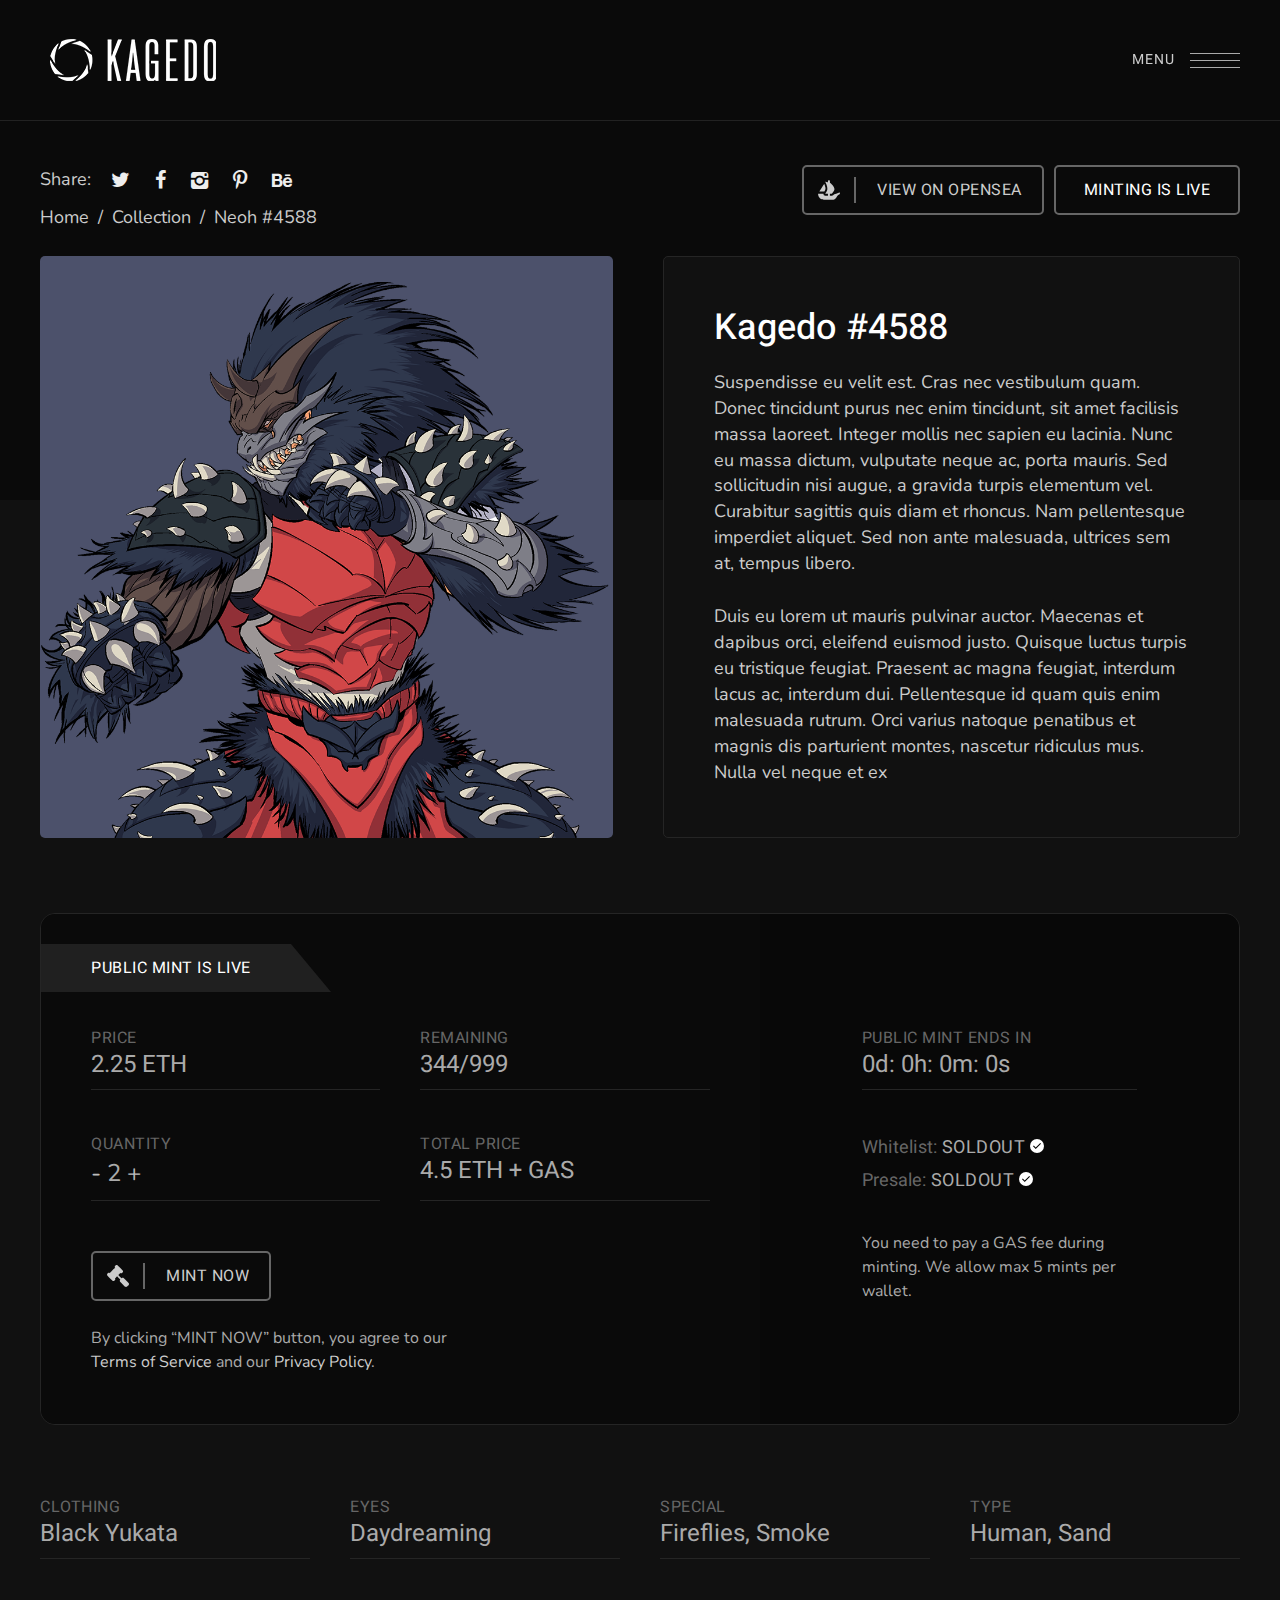
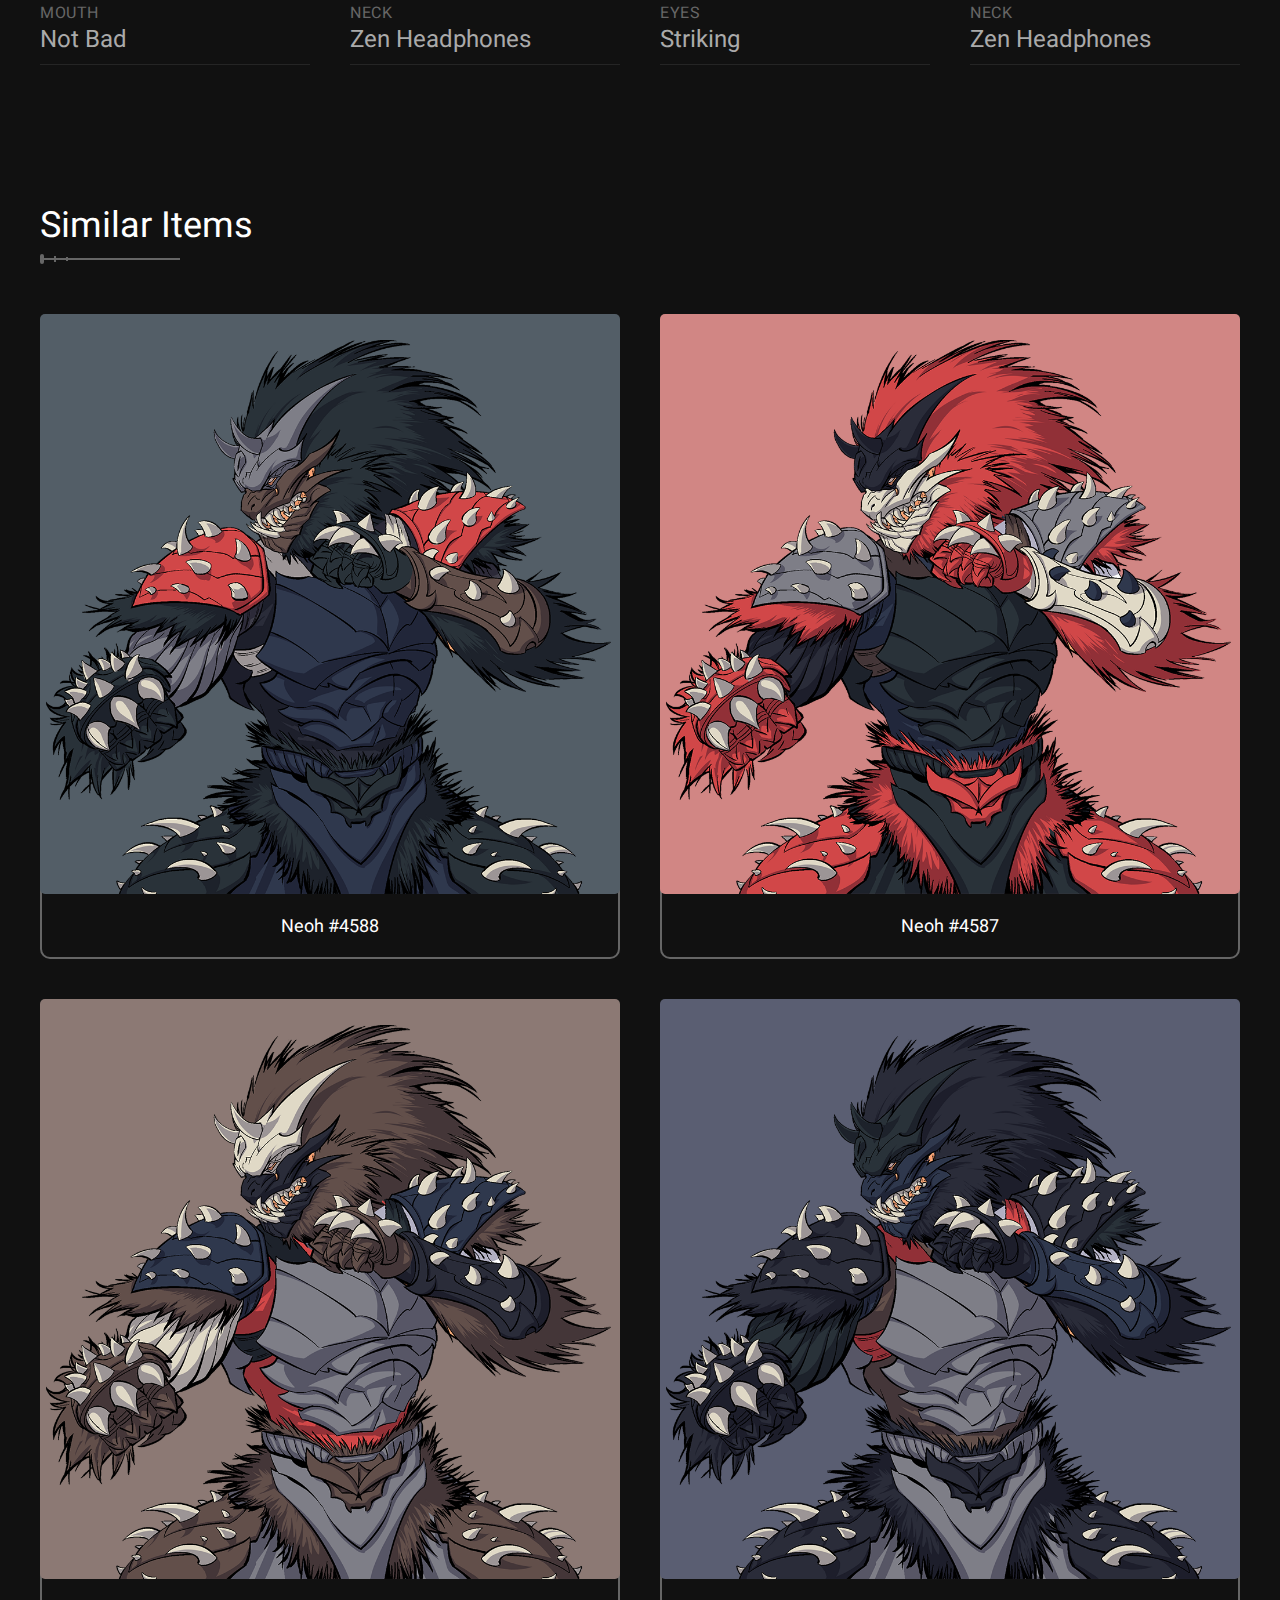
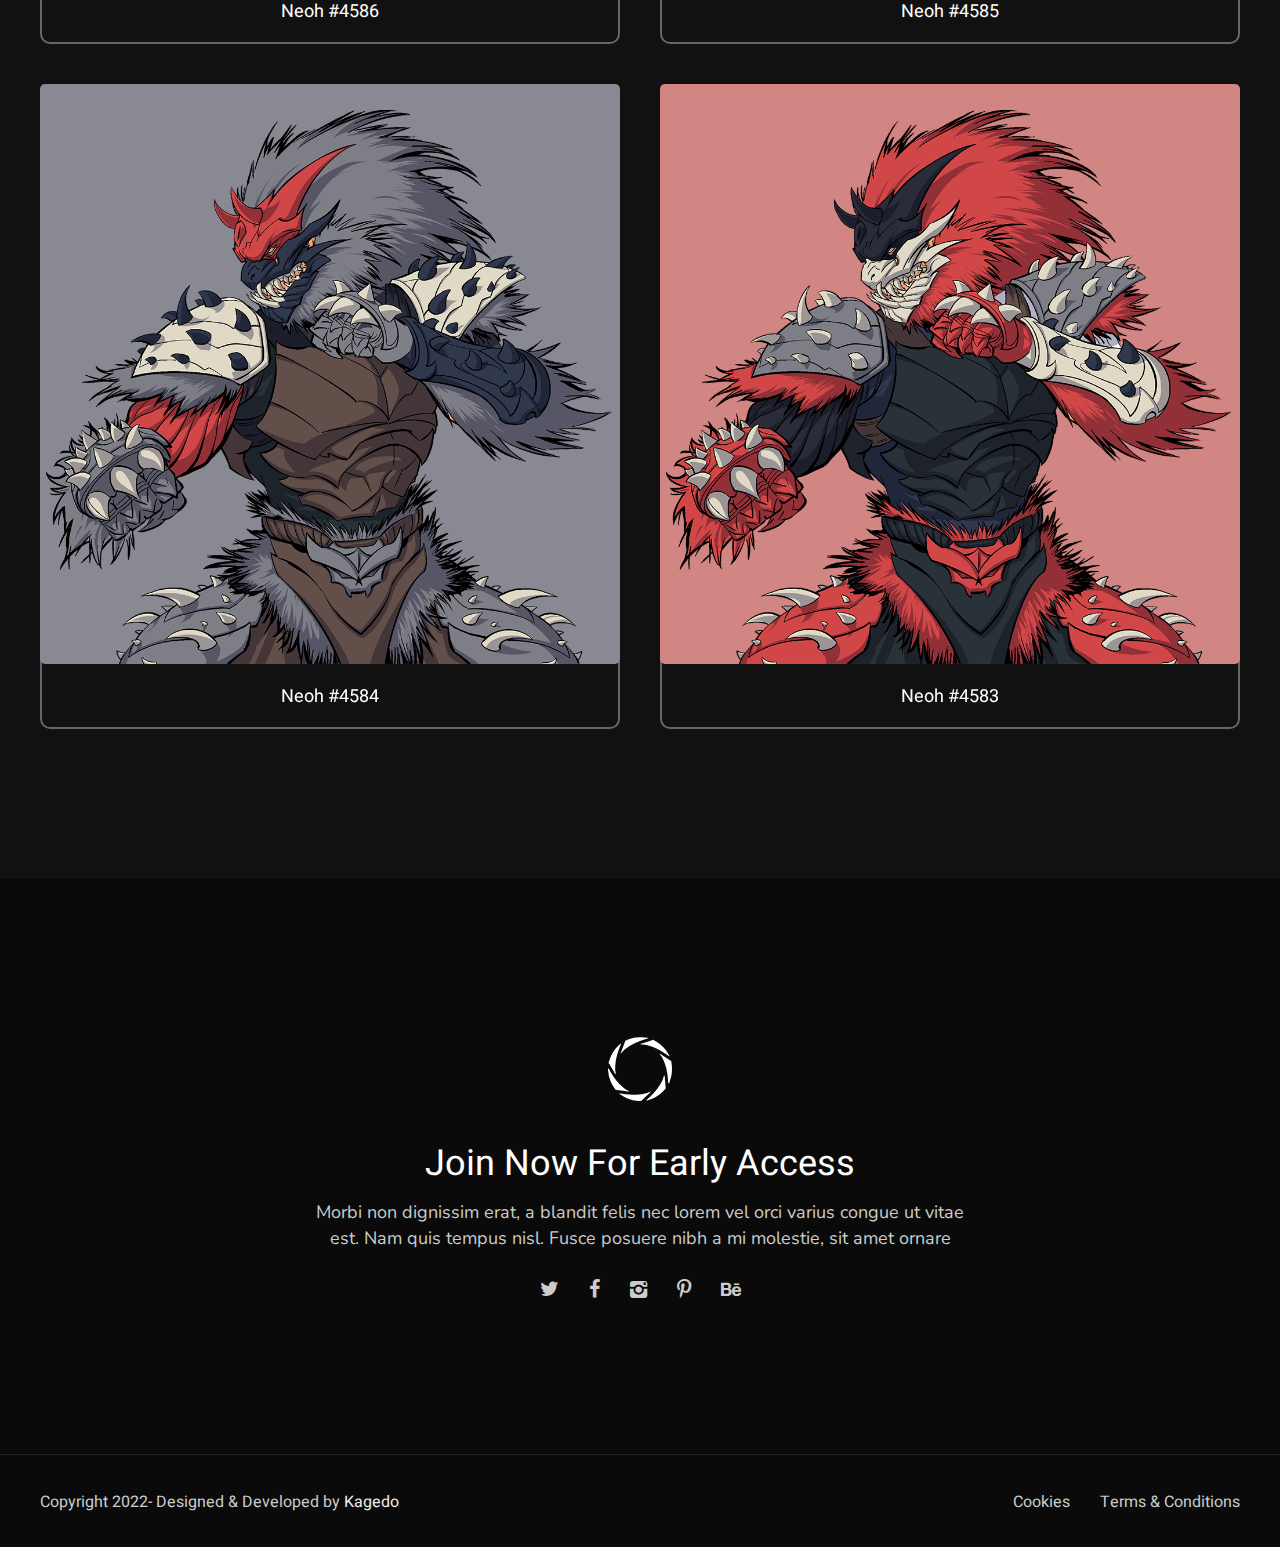
<file: nft-single-2.html>
<!DOCTYPE html>
<!--[if lt IE 7 ]><html class="ie ie6" lang="en"> <![endif]-->
<!--[if IE 7 ]><html class="ie ie7" lang="en"> <![endif]-->
<!--[if IE 8 ]><html class="ie ie8" lang="en"> <![endif]-->
<!--[if (gte IE 9)|!(IE)]><!--><html lang="en"> <!--<![endif]-->
  
<head>

<meta http-equiv="Content-Type" content="text/html; charset=utf-8" />

<meta name="description" content="Kagedo">
<meta name="author" content="Kagedo">

<meta name="viewport" content="width=device-width, initial-scale=1, maximum-scale=1">

<title>Kagedo | NFT Single Minting</title>

<!-- Google Fonts -->
<link rel="preconnect" href="https://fonts.googleapis.com">
<link rel="preconnect" href="https://fonts.gstatic.com" crossorigin>
<link href="https://fonts.googleapis.com/css2?family=Heebo:wght@100;200;300;400;500;600;700;800;900&family=Nunito:ital,wght@0,200;0,300;0,400;0,500;0,600;0,700;0,800;0,900;1,200;1,300;1,400;1,500;1,600;1,700;1,800;1,900&display=swap" rel="stylesheet">
<!-- !Google Fonts -->

<!-- Styles -->
<link type="text/css" rel="stylesheet" href="css/plugins.css" />
<link type="text/css" rel="stylesheet" href="css/style.css?ver=2.0" />
<!--[if lt IE 9]> <script type="text/javascript" src="js/modernizr.custom.js"></script> <![endif]-->
<!-- !Styles -->

</head>

<body>


<!-- Main -->
<div class="neoh_fn_main" data-footer-sticky="">
	
	<!-- Product Modal -->
	<div class="neoh_fn_modal product_modal">
		<div class="modal_in">
			<div class="modal_closer">
				<a href="#">
					<img src="svg/cancel.svg" alt="" class="fn__svg">
				</a>
			</div>
			<div class="modal_content">
				<div class="neoh_fn_product_modal">
					<div class="img_item">
						<!-- here comes product's image -->
					</div>
					<div class="content_item">
						<div class="neoh_fn_title" data-align="left">
							<h3 class="fn_title"><!-- here comes product's title --></h3>
							<div class="line"><span></span></div>
						</div>
						
						<div class="desc">
							<p><!-- here comes product's description --></p>
						</div>
						
						<div class="buttons">
							<a href="https://opensea.io/" target="_blank" class="neoh_fn_button opensea">
								<span class="icon"><img src="svg/opensea.svg" alt="" class="fn__svg"></span>
								<span class="text">View on OpenSea</span>
							</a>
							<a href="https://discord.com/" target="_blank" class="neoh_fn_button discord">
								<span class="icon"><img src="svg/discord.svg" alt="" class="fn__svg"></span>
								<span class="text">View on Discord</span>
							</a>
						</div>
					</div>
				</div>
			</div>
		</div>
	</div>
	<!-- !Product Modal -->

	<!-- Right Navigation -->
	<div class="nav_overlay"></div>
	<div class="neoh_fn_nav">
		<div class="trigger is-active">
			<div class="trigger_in">
				<span class="text">Close</span>
				<span class="hamb">
					<span class="hamb_a"></span>
					<span class="hamb_b"></span>
					<span class="hamb_c"></span>
				</span>
			</div>
		</div>
		<div class="nav_content">
			<div class="nav_menu">
				<ul>
					<li class="menu-item menu-item-has-children">
						<a href="index.html">Home</a>
					</li>
					<li class="menu-item"><a href="about.html">About</a></li>
					<li class="menu-item"><a href="collection.html">Collection</a></li>
					<li class="menu-item"><a href="contact.html">Contact</a></li>
				</ul>
			</div>
			<div class="nav_buttons">
				<a href="https://opensea.io/" class="neoh_fn_button" target="_blank">
					<span class="icon"><img src="svg/opensea.svg" alt="" class="fn__svg"></span>
					<span class="text">OpenSea</span>
				</a>
				<a href="https://discord.com/" class="neoh_fn_button" target="_blank">
					<span class="icon"><img src="svg/discord.svg" alt="" class="fn__svg"></span>
					<span class="text">Discord</span>
				</a>
			</div>
		</div>
		
		<!-- Nav Footer -->
		<div class="nav_footer">
			<div class="nf_left">
				<p>Copyright 2022- Designed &amp; Developed by <a href="#" target="_blank">Kagedo</a></p>
			</div>
			<div class="nf_right">
				<div class="neoh_fn_social_list">
					<ul>
						<li><a href="#"><i class="fn-icon-twitter"></i></a></li>
						<li><a href="#"><i class="fn-icon-facebook"></i></a></li>
						<li><a href="#"><i class="fn-icon-instagram"></i></a></li>
						<li><a href="#"><i class="fn-icon-pinterest"></i></a></li>
						<li><a href="#"><i class="fn-icon-behance"></i></a></li>
					</ul>
				</div>
			</div>
		</div>
		<!-- !Nav Footer -->
		
	</div>
	<!-- !Right Navigation -->

	<!-- Header -->
	<header class="neoh_fn_header">
		<div class="container">
			<div class="header_in">
			
				<div class="logo">
					<a href="index.html"><img src="img/logo.png" alt=""></a>
				</div>
				
				<div class="trigger">
					<div class="trigger_in">
						<span class="text">Menu</span>
						<span class="hamb">
							<span class="hamb_a"></span>
							<span class="hamb_b"></span>
							<span class="hamb_c"></span>
						</span>
					</div>
				</div>
				
			</div>
		</div>
	</header>
	<!-- !Header -->
	

	<!-- Content -->
	<div class="neoh_fn_content">
		
		
		<!-- NFT Single Page -->
		<div class="neoh_fn_nft neoh_fn_single">
		
			<!-- Single Background -->
			<div class="single_bg"></div>
			<!-- !Single Background -->
			
			<!-- Single Content -->
			<div class="single_content">
				
				<div class="container" id="nft-single-content">
					
					<div class="nft_single_top">
						<div class="single_top_left">
							<div class="neoh_fn_share">
								<h5 class="label">Share:</h5>
								<ul>
									<li><a href="#"><i class="fn-icon-twitter"></i></a></li>
									<li><a href="#"><i class="fn-icon-facebook"></i></a></li>
									<li><a href="#"><i class="fn-icon-instagram"></i></a></li>
									<li><a href="#"><i class="fn-icon-pinterest"></i></a></li>
									<li><a href="#"><i class="fn-icon-behance"></i></a></li>
								</ul>
							</div>
							<div class="neoh_fn_breadcrumbs">
								<p>
									<a href="index.html">Home</a>
									<span class="separator">/</span>
									<a href="collection.html">Collection</a>
									<span class="separator">/</span>
									<span class="current">Neoh #4588</span>
								</p>
							</div>
						</div>
						<div class="single_top_right">
							<div class="hidden_btns">
								<a href="#" target="_blank" class="neoh_fn_button">
									<span class="icon"><img src="svg/opensea.svg" alt="" class="fn__svg"></span>
									<span class="text">View on OpenSea</span>
								</a>
								<a href="#" target="_blank" class="neoh_fn_button only_text mint">
									<span class="text">Minting is live</span>
								</a>
							</div>
						</div>
					</div>
						
						
					<div class="nft_single_desc">
						<div class="single_desc_left">
							<div class="in"></div>
							<div class="image" data-bg-img="img/drops/drops-demon02.png"></div>
						</div>
						<div class="single_desc_right">
							<div class="post_title"><h3 class="fn__title">Kagedo #4588</h3></div>
							<div class="nft_content">
								<p>Suspendisse eu velit est. Cras nec vestibulum quam. Donec tincidunt purus nec enim tincidunt, sit amet facilisis massa laoreet. Integer mollis nec sapien eu lacinia. Nunc eu massa dictum, vulputate neque ac, porta mauris. Sed sollicitudin nisi augue, a gravida turpis elementum vel. Curabitur sagittis quis diam et rhoncus. Nam pellentesque imperdiet aliquet. Sed non ante malesuada, ultrices sem at, tempus libero.</p>
								<p>Duis eu lorem ut mauris pulvinar auctor. Maecenas et dapibus orci, eleifend euismod justo. Quisque luctus turpis eu tristique feugiat. Praesent ac magna feugiat, interdum lacus ac, interdum dui. Pellentesque id quam quis enim malesuada rutrum. Orci varius natoque penatibus et magnis dis parturient montes, nascetur ridiculus mus. Nulla vel neque et ex</p>
							</div>
						</div>
					</div>
					
					
					<div class="neoh_fn_mintbox">
						<div class="mint_left">
							<div class="mint_title"><span>Public Mint is Live</span></div>
							<div class="mint_list">
								<ul>
									<li>
										<div class="item">
											<h4>Price</h4>
											<h3>2.25 ETH</h3>
										</div>
									</li>
									<li>
										<div class="item">
											<h4>Remaining</h4>
											<h3>344/999</h3>
										</div>
									</li>
									<li>
										<div class="item">
											<h4>Quantity</h4>
											<div class="qnt">
												<span class="decrease">-</span>
												<span class="summ">2</span>
												<span class="increase">+</span>
											</div>
										</div>
									</li>
									<li>
										<div class="item">
											<h4>Total Price</h4>
											<h3>4.5 ETH + GAS</h3>
										</div>
									</li>
								</ul>
							</div>
							<div class="mint_desc">
								<a href="#" target="_blank" class="neoh_fn_button">
									<span class="icon"><img src="svg/hammer.svg" alt="" class="fn__svg"></span>
									<span class="text">Mint Now</span>
								</a>
								<p>By clicking “MINT NOW” button, you agree to our <a href="#">Terms of Service</a> and our <a href="#">Privacy Policy</a>.</p>
							</div>
						</div>
						<div class="mint_right">
							<div class="mright">
								<div class="mint_time">
									<h4>Public Mint Ends In</h4>
									<!-- 
										There is two types of countdown: due_date (Due Date), ever (Evergreen timer)
											1. 	data-type="due_date"
												In this case you have to change value of data-date. For example:
												data-date="October 13, 2022 12:30:00"
												It will mean that mint will finished at this time
												
											2. 	data-type="ever"
												In this case you have to change values of data-days, data-hours, data-minutes and data-seconds. For example:
												data-days="34"
												data-hours="10"
												data-minutes="20"
												data-seconds="0"
												It will mean that the time expires after this time, but when the page is refreshed, the value will return again. It means, it won't end.
									-->
									<h3 class="neoh_fn_countdown" data-type="ever" data-date="October 13, 2022 12:30:00" data-days="34" data-hours="10" data-minutes="20" data-seconds="0">0d: 0h: 0m: 0s</h3>
								</div>
								<div class="mint_checked">
									<p>
										<span class="text">Whitelist:</span>
										<span class="status">Soldout <span class="icon"><img src="svg/checked.svg" alt="" class="fn__svg"></span></span>
									</p>
									<p>
										<span class="text">Presale:</span>
										<span class="status">Soldout <span class="icon"><img src="svg/checked.svg" alt="" class="fn__svg"></span></span>
									</p>
								</div>
								<div class="mint_info">
									<p>You need to pay a GAS fee during minting. We allow max 5 mints per wallet.</p>
								</div>
							</div>
						</div>
					</div>
						
					<div class="neoh_fn_nft_cats">
						<ul>
							<li>
								<div class="item">
									<h4 class="parent_category">Clothing</h4>
									<h3 class="child_category" title="Black Yukata">Black Yukata</h3>
								</div>
							</li>
							<li>
								<div class="item">
									<h4 class="parent_category">Eyes</h4>
									<h3 class="child_category" title="Daydreaming">Daydreaming</h3>
								</div>
							</li>
							<li>
								<div class="item">
									<h4 class="parent_category">Special</h4>
									<h3 class="child_category" title="Fireflies, Smoke">Fireflies, Smoke</h3>
								</div>
							</li>
							<li>
								<div class="item">
									<h4 class="parent_category">Type</h4>
									<h3 class="child_category" title="Human, Sand">Human, Sand</h3>
								</div>
							</li>
							<li>
								<div class="item">
									<h4 class="parent_category">Mouth</h4>
									<h3 class="child_category" title="Not Bad">Not Bad</h3>
								</div>
							</li>
							<li>
								<div class="item">
									<h4 class="parent_category">Neck</h4>
									<h3 class="child_category" title="Zen Headphones">Zen Headphones</h3>
								</div>
							</li>
							<li>
								<div class="item">
									<h4 class="parent_category">Eyes</h4>
									<h3 class="child_category" title="Striking">Striking</h3>
								</div>
							</li>
							<li>
								<div class="item">
									<h4 class="parent_category">Neck</h4>
									<h3 class="child_category" title="Zen Headphones">Zen Headphones</h3>
								</div>
							</li>
						</ul>
					</div>
					
					<div class="neoh_fn_similar">
						<div class="neoh_fn_title" data-align="left">
							<h3 class="fn_title">Similar Items</h3>
							<div class="line"><span></span></div>
						</div>
						<div class="neoh_fn_drops">
							<ul class="grid">
								<li class="id1 id5">
									<div class="item" data-included="on">
										<div class="img_holder">
											<img src="img/drops/drops-demon01.png" alt="">
											<a href="#" class="full_link"></a>
										</div>
										<div class="title_holder">
											<h3 class="fn_title"><a href="#">Neoh #4588</a></h3>
										</div>

										<!-- Modal Information -->
										<div class="hidden_info">
											<div class="img_item"><img src="img/drops/drops-demon01.png"></div>
											<div class="content_item">
												<div class="neoh_fn_title" data-align="left">
													<h3 class="fn_title">Neoh #4588</h3>
													<div class="line"><span></span></div>
												</div>

												<div class="desc">
													<p>Suspendisse eu velit est. Cras nec vestibulum quam. Donec tincidunt purus nec enim tincidunt, sit amet facilisis massa laoreet. Integer mollis nec...<a href="nft-single-1.html">Read More</a></p>
												</div>

												<div class="buttons">
													<a href="#" target="_blank" class="neoh_fn_button">
														<span class="icon"><img src="svg/opensea.svg" alt="" class="fn__svg"></span>
														<span class="text">View on OpenSea</span>
													</a>
												</div>
											</div>
										</div>
										<!-- !Modal Information -->

									</div>
								</li>
								<li class="id1 id2 id3 id5 id6">
									<div class="item" data-included="on">
										<div class="img_holder">
											<img src="img/drops/drops-demon03.png" alt="">
											<a href="#" class="full_link"></a>
										</div>
										<div class="title_holder">
											<h3 class="fn_title"><a href="#">Neoh #4587</a></h3>
										</div>

										<!-- Modal Information -->
										<div class="hidden_info">
											<div class="img_item"><img src="img/drops/drops-demon03.png"></div>
											<div class="content_item">
												<div class="neoh_fn_title" data-align="left">
													<h3 class="fn_title">Neoh #4587</h3>
													<div class="line"><span></span></div>
												</div>

												<div class="desc">
													<p>Suspendisse eu velit est. Cras nec vestibulum quam. Donec tincidunt purus nec enim tincidunt, sit amet facilisis massa laoreet. Integer mollis nec...<a href="nft-single-2.html">Read More</a></p>
												</div>

												<div class="buttons">
													<a href="#" target="_blank" class="neoh_fn_button">
														<span class="icon"><img src="svg/opensea.svg" alt="" class="fn__svg"></span>
														<span class="text">View on OpenSea</span>
													</a>
												</div>
											</div>
										</div>
										<!-- !Modal Information -->

									</div>
								</li>
								<li class="id7 id8 id3">
									<div class="item" data-included="on">
										<div class="img_holder">
											<img src="img/drops/drops-demon04.png" alt="">
											<a href="#" class="full_link"></a>
										</div>
										<div class="title_holder">
											<h3 class="fn_title"><a href="#">Neoh #4586</a></h3>
										</div>

										<!-- Modal Information -->
										<div class="hidden_info">
											<div class="img_item"><img src="img/drops/drops-demon04.png"></div>
											<div class="content_item">
												<div class="neoh_fn_title" data-align="left">
													<h3 class="fn_title">Neoh #4586</h3>
													<div class="line"><span></span></div>
												</div>

												<div class="desc">
													<p>Suspendisse eu velit est. Cras nec vestibulum quam. Donec tincidunt purus nec enim tincidunt, sit amet facilisis massa laoreet. Integer mollis nec...<a href="nft-single-1.html">Read More</a></p>
												</div>

												<div class="buttons">
													<a href="#" target="_blank" class="neoh_fn_button">
														<span class="icon"><img src="svg/discord.svg" alt="" class="fn__svg"></span>
														<span class="text">View on Discord</span>
													</a>
												</div>
											</div>
										</div>
										<!-- !Modal Information -->

									</div>
								</li>
								<li class="id4 id7 id9">
									<div class="item" data-included="on">
										<div class="img_holder">
											<img src="img/drops/drops-demon05.png" alt="">
											<a href="#" class="full_link"></a>
										</div>
										<div class="title_holder">
											<h3 class="fn_title"><a href="#">Neoh #4585</a></h3>
										</div>

										<!-- Modal Information -->
										<div class="hidden_info">
											<div class="img_item"><img src="img/drops/drops-demon05.png"></div>
											<div class="content_item">
												<div class="neoh_fn_title" data-align="left">
													<h3 class="fn_title">Neoh #4585</h3>
													<div class="line"><span></span></div>
												</div>

												<div class="desc">
													<p>Suspendisse eu velit est. Cras nec vestibulum quam. Donec tincidunt purus nec enim tincidunt, sit amet facilisis massa laoreet. Integer mollis nec...<a href="nft-single-1.html">Read More</a></p>
												</div>

												<div class="buttons">
													<a href="#" target="_blank" class="neoh_fn_button">
														<span class="icon"><img src="svg/discord.svg" alt="" class="fn__svg"></span>
														<span class="text">View on Discord</span>
													</a>
												</div>
											</div>
										</div>
										<!-- !Modal Information -->

									</div>
								</li>
								<li class="id2 id10">
									<div class="item" data-included="on">
										<div class="img_holder">
											<img src="img/drops/drops-demon06.png" alt="">
											<a href="#" class="full_link"></a>
										</div>
										<div class="title_holder">
											<h3 class="fn_title"><a href="#">Neoh #4584</a></h3>
										</div>

										<!-- Modal Information -->
										<div class="hidden_info">
											<div class="img_item"><img src="img/drops/drops-demon06.png"></div>
											<div class="content_item">
												<div class="neoh_fn_title" data-align="left">
													<h3 class="fn_title">Neoh #4584</h3>
													<div class="line"><span></span></div>
												</div>

												<div class="desc">
													<p>Suspendisse eu velit est. Cras nec vestibulum quam. Donec tincidunt purus nec enim tincidunt, sit amet facilisis massa laoreet. Integer mollis nec...<a href="nft-single-1.html">Read More</a></p>
												</div>

												<div class="buttons">
													<a href="#" target="_blank" class="neoh_fn_button">
														<span class="icon"><img src="svg/discord.svg" alt="" class="fn__svg"></span>
														<span class="text">View on Discord</span>
													</a>
												</div>
											</div>
										</div>
										<!-- !Modal Information -->

									</div>
								</li>
								<li class="id11 id12">
									<div class="item" data-included="on">
										<div class="img_holder">
											<img src="img/drops/drops-demon03.png" alt="">
											<a href="#" class="full_link"></a>
										</div>
										<div class="title_holder">
											<h3 class="fn_title"><a href="#">Neoh #4583</a></h3>
										</div>

										<!-- Modal Information -->
										<div class="hidden_info">
											<div class="img_item"><img src="img/drops/drops-demon02.png"></div>
											<div class="content_item">
												<div class="neoh_fn_title" data-align="left">
													<h3 class="fn_title">Neoh #4583</h3>
													<div class="line"><span></span></div>
												</div>

												<div class="desc">
													<p>Suspendisse eu velit est. Cras nec vestibulum quam. Donec tincidunt purus nec enim tincidunt, sit amet facilisis massa laoreet. Integer mollis nec...<a href="nft-single-1.html">Read More</a></p>
												</div>

												<div class="buttons">
													<a href="#" target="_blank" class="neoh_fn_button">
														<span class="icon"><img src="svg/opensea.svg" alt="" class="fn__svg"></span>
														<span class="text">View on OpenSea</span>
													</a>
												</div>
											</div>
										</div>
										<!-- !Modal Information -->

									</div>
								</li>
							</ul>
						</div>
					</div>
					
				</div>
				
			</div>
			<!-- !Single Content -->
			
		</div>
		<!-- !NFT Single Page -->
		
	
	</div>
	<!-- Content -->
	
	<!-- Footer -->
	<footer id="footer">
		<div class="neoh_fn_footer">
		
			<!-- Footer Top -->
			<div class="footer_top">
				<div class="container">
					<div class="ft_in">
					
						<div class="desc">
							<div class="img">
								<img src="img/footer-logo.png" alt="">
							</div>
							<h3 class="fn_title">Join Now For Early Access</h3>
							<p class="fn_desc">Morbi non dignissim erat, a blandit felis nec lorem vel orci varius congue ut vitae est. Nam quis tempus nisl. Fusce posuere nibh a mi molestie, sit amet ornare</p>
						</div>
						
						<div class="subscribe_form">
							<div class="subscribe_in">
								<input type="text" placeholder="Email...">
								<a href="#" class="neoh_fn_button only_text">
									<span class="text">Subscribe</span>
								</a>
							</div>
							<div class="returnmessage" data-success="Your message has been received, We will contact you soon." data-message="You have subscribed to our updates. Thank you" data-invalid-email="Please enter valid email!"></div>
							<div class="empty_notice"><span>Please enter your Email</span></div>
						</div>
						
						<div class="neoh_fn_social_list">
							<ul>
								<li><a href="#"><i class="fn-icon-twitter"></i></a></li>
								<li><a href="#"><i class="fn-icon-facebook"></i></a></li>
								<li><a href="#"><i class="fn-icon-instagram"></i></a></li>
								<li><a href="#"><i class="fn-icon-pinterest"></i></a></li>
								<li><a href="#"><i class="fn-icon-behance"></i></a></li>
							</ul>
						</div>
						
					</div>
				</div>
			</div>
			<!-- !Footer Top -->
			
			<!-- Footer Bottom -->
			<div class="footer_bottom">
				<div class="container">
					<div class="fb_in">
						
						<div class="fb_left">
							<p>Copyright 2022- Designed &amp; Developed by <a href="#" target="_blank">Kagedo</a></p>
						</div>
						
						<div class="fb_right">
							<ul>
								<li><a href="roadmap.html">RoadMap</a></li>
								<li><a href="#">Cookies</a></li>
								<li><a href="#">Terms &amp; Conditions</a></li>
							</ul>
						</div>
						
					</div>
				</div>
			</div>
			<!-- !Footer Bottom -->
			
		</div>
	</footer>
	<!-- !Footer -->
	
	<!-- Totop -->
	<a href="#" class="neoh_fn_totop">
		<span class="arrow"><img src="svg/right-arr.svg" alt="" class="fn__svg"></span>
		<span class="circle"><img src="svg/circle.svg" alt="" class="fn__svg"></span>
	</a>
	<!-- !Totop -->
	 
	
</div>
<!-- !Main -->

<!-- Scripts -->
<script type="text/javascript" src="js/jquery.js"></script>
<script type="text/javascript" src="js/plugins.js"></script>
<!--[if lt IE 10]> <script type="text/javascript" src="js/ie8.js"></script> <![endif]-->
<script type="text/javascript" src="js/init.js?ver=2.0"></script>
<!-- !Scripts -->

</body>
</html>
</file>
<file: css/style.css>
@charset "utf-8";
/*
/*	Copyright (c) 2022 Jonathan Rycx
/*	Author: Jonathan Rycx
/*	This file is made for CURRENT TEMPLATE
/*


	List of CSS codes:
	
	01) Base


/*------------------------------------------------------------------*/
/*	01) Base
/*------------------------------------------------------------------*/
:root{
	--sbc: #0a0a0a;
	--mc: #FFFFFF;    /*#78f701;*/ /*#C4232C*/
	--hc: #fff;
	--bc: #ccc;
	--hff: 'Heebo', sans-serif;
	--bff: 'Nunito', sans-serif;
	--eff: 'Open Sans', sans-serif;
	--extra-color: #666;
}
html{
	overflow-x: hidden;
	padding: 0px;
	margin: 0px;
}
*:after,
*:before,
*{
	box-sizing: border-box;
}
body{
	font-family: var(--bff);
	font-size: 18px;
	letter-spacing: 0;
	line-height: 1.44;
	font-weight: 400;
	color: var(--bc);
	position: relative;
	word-break: break-word;
	background-color: var(--sbc);
}
.fn__svg{
	fill: currentcolor;
	width: 18px;
	height: 18px;
	opacity: 0;
}
.replaced-svg{
	opacity: 1;
}
p{
	letter-spacing: 0;
	margin-bottom: 20px;
}
h1, h2, h3, h4, h5, h6{
	color: var(--hc);
	font-family: var(--hff);
	line-height: 1.22;
	letter-spacing: 0;
}
h1>a, h2>a, h3>a, h4>a, h5>a, h6>a{
	text-decoration: none;
	color: var(--hc);
}
h1>a:hover, h2>a:hover, h3>a:hover, h4>a:hover, h5>a:hover, h6>a:hover{
	color: var(--mc);
}
input[type="text"]{
	background-color: #181818;
	border-radius: 5px;
	border: 2px solid var(--extra-color);
	font-size: 16px;
	letter-spacing: 0;
	line-height: 46px;
	height: 50px;
	padding: 0 15px;
}
textarea{
	background-color: #181818;
	border-radius: 5px;
	border: 2px solid var(--extra-color);
	font-size: 16px;
	letter-spacing: 0;
	padding: 13px 15px;
	height: 250px;
}
textarea:focus,
input[type="text"]:focus{
	outline: none;
	background-color: #181818;
	border-color: #777;
}
/*------------------------------------------------------------------*/
/*	02) Container
/*------------------------------------------------------------------*/
.container{
	width: 100%;
	max-width: 1360px;
	padding: 0 80px;
	margin: 0 auto;
}
.container.wide{
	max-width: 1760px;
}
.container.small{
	max-width: 900px;
}
.container:after,
.clearfix:after,
.clearfix:before{
	content: '';
	clear: both;
	display: table;
}
@media(max-width: 1400px){.container{padding: 0 40px;}}
@media(max-width: 1040px){.container{padding: 0 20px;}}
@media(max-width: 480px){.container{padding: 0 10px;}}
/*------------------------------------------------------------------*/
/*	02) Some codes
/*------------------------------------------------------------------*/
a.full_link{
	position: absolute;
	top: 0;
	left: 0;
	right: 0;
	bottom: 0;
	z-index: 1;
}
.bg_overlay .bg_image,
.bg_overlay .bg_color,
.bg_overlay{
	position: absolute;
	top: 0;
	left: 0;
	right: 0;
	bottom: 0;
	z-index: 1;
	background-size: cover;
	background-repeat: no-repeat;
	background-position: center center;
}
.bg_overlay .bg_color{
	z-index: 2;
}
[class*="mw_"]{
	margin-left: auto;
	margin-right: auto;
}
.mw_650{max-width: 650px;}
.mw_500{max-width: 500px;}
/*------------------------------------------------------------------*/
/*	02) Site Structure
/*------------------------------------------------------------------*/
.neoh_fn_main,
.neoh_fn_main *{
	box-sizing: border-box;
}
.neoh_fn_main{
	position: relative;
	z-index: 2;
	display: -webkit-flex;
	display: -moz-flex;
	display: -ms-flex;
	display: -o-flex;
	display: flex;
	-webkit-flex-direction: column;
	-moz-flex-direction: column;
	-ms-flex-direction: column;
	-o-flex-direction: column;
	flex-direction: column;
	min-height: 100vh;
}
/*------------------------------------------------------------------*/
/*	xx) Header
/*------------------------------------------------------------------*/
.neoh_fn_header{
	padding: 30px 0;
	border-bottom: 1px solid rgba(255,255,255,.1);
}
.neoh_fn_header{
	position: fixed;
	z-index: 99;
	top: 0;
	left: 0;
	right: 0;
	transition: all .3s ease;
}
.neoh_fn_header.fixer{
	background-color: #111;
	padding: 20px 0;
}
.neoh_fn_header .header_in{
	display: -webkit-flex;
	display: -moz-flex;
	display: -ms-flex;
	display: -o-flex;
	display: flex;
	justify-content: space-between;
	-ms-align-items: center;
	align-items: center;
}
.trigger_in{
	cursor: pointer;
	font-family: var(--hff);
	letter-spacing: 1px;
	font-size: 14px;
	text-transform: uppercase;
	display: -webkit-flex;
	display: -moz-flex;
	display: -ms-flex;
	display: -o-flex;
	display: flex;
	-ms-align-items: center;
	align-items: center;
	padding: 10px;
	padding-right: 65px;
	position: relative;
	user-select: none;
	-moz-user-select: none;
	-webkit-user-select: none;
	-ms-user-select: none;
	transition: all .3s ease;
}
.trigger.is-active,
.trigger:hover .trigger_in{
	color: var(--mc);
}
.trigger.is-active .hamb_a{
	top: 6px;
	transform: rotate(45deg);
}
.trigger.is-active .hamb_c{
	top: 6px;
	transform: rotate(-45deg);
}
.trigger.is-active .hamb_b{
	transform: translateX(100%);
	opacity: 0;
}
.trigger.is-active .hamb_a,
.trigger.is-active .hamb_b,
.trigger.is-active .hamb_c{
	background-color: #eee;
}
.trigger_in .hamb{
	width: 50px;
	height: 15px;
	position: absolute;
	right: 0;
	top: 50%;
	margin-top: -7px;
	margin-top: -7.5px;
}
.trigger_in .hamb_a,
.trigger_in .hamb_b,
.trigger_in .hamb_c{
	position: absolute;
	width: 50px;
	height: 1px;
	background-color: #aaa;
	left: 0;
	transition: all .3s ease;
}
.trigger_in .hamb_a{top: 0;}
.trigger_in .hamb_b{top: 7px;}
.trigger_in .hamb_c{top: 14px;}
.trigger_in .text{
	line-height: 1;
}
/*------------------------------------------------------------------*/
/*	xx) Hero Header
/*------------------------------------------------------------------*/
.neoh_fn_hero{
	width: 100%;
	position: relative;
	z-index: 1;
	display: -webkit-flex;
	display: -moz-flex;
	display: -ms-flex;
	display: -o-flex;
	display: flex;
	-webkit-flex-direction: column;
	-moz-flex-direction: column;
	-ms-flex-direction: column;
	-o-flex-direction: column;
	flex-direction: column;
	-ms-align-items: center;
	align-items: center;
}
.neoh_fn_hero .overlay_slider{
	position: absolute;
	z-index: 1;
	top: 0;
	left: 0;
	right: 0;
	bottom: 0;
}
.neoh_fn_hero .overlay_slider .swiper-container .main_image{
	position: absolute;
	left: 0;
	right: 0;
	top: 0;
	bottom: 0;
	background-size: cover;
	background-repeat: no-repeat;
	background-position: center center;
}
.neoh_fn_hero .overlay_slider .swiper-slide{
	overflow: hidden;
}
.neoh_fn_hero .overlay_slider .swiper-container,
.neoh_fn_hero .overlay_slider .swiper-slide{
	height: 100%;
}
/* .neoh_fn_hero .overlay_slider .swiper-container{
	cursor: e-resize;
} */
.neoh_fn_hero iframe{
	position: absolute;
	top: 50%;
	left: 50%;
	width: 100vw;
	height: 100vh;
	transform: translate(-50%, -50%);
	z-index: 10;
}
.neoh_fn_hero .bg_color{
	background-color: rgba(0,0,0,0.85);
}


/* -->> Home Kenburns Colors */
.home-kenburns .neoh_fn_hero .bg_color{background-color: rgba(0,0,0,0.55);}
/* <<-- Home Kenburns Colors */

/* Half Content */
.neoh_fn_hero.half{
	-ms-align-items: flex-start;
	align-items: flex-start;
}
.neoh_fn_hero.half .hero_content{
	width: 50%;
	background-color: #0a0a0a;
}
.neoh_fn_hero.half .bg_overlay{
	left: 50%;
}

.neoh_fn_hero .hero_content{
	position: relative;
	z-index: 15;
	height: 100%;
	display: -webkit-flex;
	display: -moz-flex;
	display: -ms-flex;
	display: -o-flex;
	display: flex;
	-webkit-flex-direction: column;
	-moz-flex-direction: column;
	-ms-flex-direction: column;
	-o-flex-direction: column;
	flex-direction: column;
	min-height: 100vh;
	padding: 150px 0;
	justify-content: center;
	-ms-align-items: center;
	align-items: center;
}
.neoh_fn_hero .content{
	text-align: center;
}
@font-face {
	font-family: neon;
	src: url(https://s3-us-west-2.amazonaws.com/s.cdpn.io/707108/neon.ttf);
}
.neoh_fn_hero .fn_title{
	max-width: 500px;
	margin: 0 auto;
	padding: 0;
	font-size: 80px;
	text-transform: uppercase;
	letter-spacing: 28px; /* 35px default after changing this value, don't forget to change left value */
	line-height: 1;
	margin-bottom: 20px; /* 10px default */
	font-family: Nunito; /* neon */
	transform: translateZ(0);
	overflow: hidden;
	position: relative;
	left: 10px;  /* 17px default because of letter spacing, if you change letter spacing, don't forget to change its value also */
}
.neoh_fn_hero .fn_desc{
	padding: 0;
	font-size: 24px;
	line-height: 1.3333;
	max-width: 500px;
	margin: 0 auto;
}
.neoh_fn_down{
	position: absolute;
	bottom: 24px;
	z-index: 15;
	text-decoration: none;
	color: #eee;
	font-size: 14px;
	text-transform: uppercase;
	font-family: var(--hff);
	letter-spacing: 1px;
	padding-top: 60px;
}
.neoh_fn_down:hover{
	color: var(--mc);
}
.neoh_fn_down:hover .icon{
	color: var(--mc);
}
.neoh_fn_down:hover .icon:after{
	background-color: var(--mc);
}
.neoh_fn_down .icon{
	position: absolute;
	display: block;
	top: -16px;
	left: 50%;
	width: 18px;
	height: 40px;
	color: #aaa;
	margin-left: -9px;
	-webkit-animation: bottomArrow 1.5s infinite;
    animation: bottomArrow 1.5s infinite;
	transition: all .3s ease;
}
.neoh_fn_down .icon:after{
	content: '';
	position: absolute;
	width: 2px;
	height: 40px;
	background-color: #aaa;
	left: 50%;
	margin-left: -1px;
	transition: all .3s ease;
}
.neoh_fn_down .fn__svg{
	position: absolute;
	display: block;
	bottom: -4px;
	transform: rotate(90deg);
	left: 50%;
	margin-left: -9px;
	z-index: 3;
}
@keyframes bottomArrow {
	0% {
		transform: translate(0, 0);
		opacity: 0;
	}
	50% {
		opacity: 1;
	}
	100% {
		transform: translate(0px, 20px);
		opacity: 0;
	}
}
@keyframes topArrow {
	0% {
		transform: translate(0, 0);
		opacity: 0;
	}
	50% {
		opacity: 1;
	}
	100% {
		transform: translate(0px, -20px);
		opacity: 0;
	}
}

/* Animated Title */
.fn_animated_text{
	opacity: 0;
}
.fn_animated_text.ready{
	opacity: 1;
}
.fn_animated_text span{
    animation: fn_animated_text 0.8s both;
}
.fn_animated_text em{
	opacity: 0;
}
@keyframes fn_animated_text {
  0% {
    opacity: 0;
  }
  65% {
    opacity: 1;
    text-shadow: 0 0 25px white;
  }
  75% {
    opacity: 1;
  }
  100% {
    opacity: 0.7;
  }
}



#about{
	background-color: #111;
	padding: 150px 0;
	position: relative;
}
.neoh_fn_about_item{
	display: -webkit-flex;
	display: -moz-flex;
	display: -ms-flex;
	display: -o-flex;
	display: flex;
	-ms-align-items: center;
	align-items: center;
	margin-bottom: 150px;
}
.neoh_fn_about_item:last-child{
	margin-bottom: 0;
}
.neoh_fn_about_item.reverse{
	-webkit-flex-direction: row-reverse;
	-moz-flex-direction: row-reverse;
	-ms-flex-direction: row-reverse;
	-o-flex-direction: row-reverse;
	flex-direction: row-reverse;
}
.neoh_fn_about_item.reverse .content_item{
	padding: 40px 140px 40px 0px;
}
.neoh_fn_about_item .img_item{
	width: 50%;
	position: relative;
}
.neoh_fn_about_item .img_item:after{
	content: '';
	position: absolute;
	width: 100%;
	height: 100%;
	background-color: #353535;
	left: 0;
	top: 0;
	transform: rotate(5deg);
}
.neoh_fn_about_item .img_item img{
	width: 100%;
	height: 100%;
	object-fit: cover;
	border-radius: 13px;
	position: relative;
	z-index: 3;
	box-shadow: 0px 0px 50px rgba(0,0,0,0.6);
}
.neoh_fn_about_item .content_item{
	width: 50%;
	padding: 40px 40px 40px 100px;
}
.neoh_fn_about_item .neoh_fn_title{
	margin-bottom: 31px;
}
.neoh_fn_about_item .desc p{
	margin-bottom: 27px;
}
.neoh_fn_about_item .desc p:last-child{
	margin-bottom: 0;
}
.neoh_fn_about_item .desc{
	margin-bottom: 37px;
}
.neoh_fn_about_item .buttons{
	display: -webkit-flex;
	display: -moz-flex;
	display: -ms-flex;
	display: -o-flex;
	display: flex;
	-webkit-flex-direction: row;
	-moz-flex-direction: row;
	-ms-flex-direction: row;
	-o-flex-direction: row;
	flex-direction: row;
	flex-wrap: wrap;
}
.neoh_fn_about_item .buttons a{
	margin: 5px 20px 5px 0;
}
.neoh_fn_about_item .buttons a:last-child{
	margin-right: 0;
}

/* Main Title */
.neoh_fn_title{
	position: relative;
	display: -webkit-flex;
	display: -moz-flex;
	display: -ms-flex;
	display: -o-flex;
	display: flex;
	-webkit-flex-direction: column;
	-moz-flex-direction: column;
	-ms-flex-direction: column;
	-o-flex-direction: column;
	flex-direction: column;
	-ms-align-items: center;
	align-items: center;
}
.neoh_fn_title .fn_title{
	margin: 0;
	padding: 0;
	font-size: 36px;
	margin-bottom: 6px;
}
.neoh_fn_title .line{
	position: relative;
	width: 140px;
	height: 10px;
}
.neoh_fn_title .line span{
	width: 140px;
	display: block;
	height: 2px;
	background-color: var(--extra-color);
	position: absolute;
	top: 4px;
}
.neoh_fn_title .line:after{
	content: '';
	position: absolute;
	width: 4px;
	height: 10px;
	left: 50%;
	margin-left: -2px;
	background-color: var(--extra-color);
	border-radius: 10px;
}
.neoh_fn_title .line span:after,
.neoh_fn_title .line span:before{
	width: 2px;
	background-color: var(--extra-color);
	position: absolute;
	content: '';
	z-index: 3;
	margin-top: -3px;
	height: 6px;
	top: 50%;
}
.neoh_fn_title .line span:before{
	right: 50%;
	margin-right: 12px;
}
.neoh_fn_title .line span:after{
	left: 50%;
	margin-left: 12px;
}
.neoh_fn_title[data-align="left"]{
	-ms-align-items: flex-start;
	align-items: flex-start;
}
.neoh_fn_title[data-align="left"] .line:after{
	left: 0;
	margin-left: 0;
}
.neoh_fn_title[data-align="left"] .line span:before{
	left: 14px;
	right: auto;
	margin-right: 0;
}
.neoh_fn_title[data-align="left"] .line span:after{
	left: 26px;
	right: auto;
	margin-left: 0;
	margin-top: -2px;
	height: 4px;
}
.neoh_fn_title[data-align="right"]{
	-ms-align-items: flex-end;
	align-items: flex-end;
}
.neoh_fn_title[data-align="right"] .line:after{
	left: auto;
	margin-left: 0;
	right: 0;
}
.neoh_fn_title[data-align="right"] .line span:before{
	left: auto;
	right: 14px;
	margin-right: 0;
}
.neoh_fn_title[data-align="right"] .line span:after{
	left: auto;
	right: 26px;
	margin-left: 0;
	margin-top: -2px;
	height: 4px;
}



/* Main Button */
.neoh_fn_button{
	display: block;
	width: fit-content;
	max-width: 100%;
	text-decoration: none;
	color: var(--bc);
	font-size: 16px;
	text-transform: uppercase;
	font-family: var(--hff);
	border: 2px solid var(--extra-color);
	border-radius: 5px;
	line-height: 46px;
	padding: 0 20px 0 73px;
	position: relative;
	text-align: center;
	letter-spacing: .5px;
}
.neoh_fn_button .text{
	white-space: nowrap;
    overflow: hidden;
    text-overflow: ellipsis;
    display: block;
}
.neoh_fn_button.only_text{
	padding: 0 28px;
}
.neoh_fn_button.full{
	width: 100%;
	line-height: 66px;
}
.neoh_fn_button .icon{
	display: block;
	position: absolute;
	left: 14px;
	top: 50%;
	margin-top: -11px;
}
.neoh_fn_button .icon:after{
	content: '';
	width: 2px;
	height: 26px;
	background-color: var(--extra-color);
	left: 100%;
	margin-left: 14px;
	top: 50%;
	margin-top: -13px;
	position: absolute;
}
.neoh_fn_button .icon:before{
	content: '';
	width: 2px;
	height: 0;
	background-color: var(--mc);
	left: 100%;
	margin-left: 14px;
	top: -2px;
	position: absolute;
	z-index: 3;
	transition: all .3s ease;
}
.neoh_fn_button .fn__svg{
	width: 22px;
	height: 22px;
	display: block;
}
.neoh_fn_button:hover{
	border-color: var(--mc);
	color: #eee;
}
.neoh_fn_button:hover .icon:after{
	opacity: 0;
}
.neoh_fn_button:hover .icon:before{
	height: 26px;
}



/* Divider */
.fn__divider{
	position: absolute;
	left: 0;
	right: 0;
	width: 100%;
	height: auto;
	display: block;
	z-index: 6;
	color: #111;
}
.top_divider{
	top: -1px;
}
.bottom_divider{
	bottom: -1px;
	transform: rotate(180deg);
}



/* Services Section */
#services{
	padding: 150px 0 116px;
	position: relative;
}
#services .neoh_fn_title{
	margin-bottom: 66px;
}
/* Services Shortcode */
.neoh_fn_services ul{
	display: -webkit-flex;
	display: -moz-flex;
	display: -ms-flex;
	display: -o-flex;
	display: flex;
	-webkit-flex-direction: row;
	-moz-flex-direction: row;
	-ms-flex-direction: row;
	-o-flex-direction: row;
	flex-direction: row;
	flex-wrap: wrap;
	margin: 0;
	padding: 0;
	list-style-type: none;
	margin-left: -40px;
}
.neoh_fn_services li{
	padding-left: 40px;
	width: 25%;
	margin-bottom: 40px;
}
.neoh_fn_services .item{
	width: 100%;
}
.neoh_fn_services .item_num{
	position: relative;
	padding-left: 16px;
	display: -webkit-flex;
	display: -moz-flex;
	display: -ms-flex;
	display: -o-flex;
	display: flex;
}
.neoh_fn_services .item_num span{
	background-color: #252525;
	min-width: 46px;
	line-height: 30px;
	text-align: center;
	display: block;
	position: relative;
	transition: all .3s ease;
	font-size: 16px;
	font-weight: 600;
	font-family: var(--hff);
	letter-spacing: .5px;
}
.neoh_fn_services .item_num span:after,
.neoh_fn_services .item_num span:before{
	content: '';
	position: absolute;
	width: 0;
	height: 0;
	border-style: solid;
	border-color: transparent;
	transition: all .3s ease;
}
.neoh_fn_services .item_num span:before{
	border-width: 0 0 30px 12px;
	border-bottom-color: #252525;
	right: 100%;
	top: 0;
}
.neoh_fn_services .item_num span:after{
	border-width: 30px 0 0 12px;
	border-left-color: #252525;
	left: 100%;
	top: 0;
}
.neoh_fn_services .item_content{
	padding: 46px 28px 43px;
	border: 2px solid var(--extra-color);
	border-radius: 5px;
	transition: all .3s ease;
}
.neoh_fn_services .item:hover .item_content{
	border-color: var(--mc);
}
.neoh_fn_services .item:hover .item_num span{
	background-color: var(--mc);
	color: #fff;
}
.neoh_fn_services .item:hover .item_num span:after{
	border-left-color: var(--mc);
}
.neoh_fn_services .item:hover .item_num span:before{
	border-bottom-color: var(--mc);
}
.neoh_fn_services .fn_title{
	margin: 0;
	padding: 0;
	font-size: 22px;
	font-weight: 500;
	margin-bottom: 18px;
}
.neoh_fn_services li:nth-of-type(2n+1){
	margin-top: 40px;
}



/* Drop Section */
#drop{
	padding: 135px 0;
	position: relative;
	background-color: #111;
}
#drop .neoh_fn_title{
	margin-bottom: 70px;
}
/* Drops List Shortcode */
#drop .neoh_fn_drops{
	margin-bottom: 143px;
}
.neoh_fn_drops ul{
	display: -webkit-flex;
	display: -moz-flex;
	display: -ms-flex;
	display: -o-flex;
	display: flex;
	-webkit-flex-direction: row;
	-moz-flex-direction: row;
	-ms-flex-direction: row;
	-o-flex-direction: row;
	flex-direction: row;
	flex-wrap: wrap;
	margin: 0;
	padding: 0;
	list-style-type: none;
	margin-left: -40px;
}
.neoh_fn_drops li{
	width: 33.3333%;
	padding-left: 40px;
	margin-bottom: 40px;
}
.neoh_fn_drops .item{
	width: 100%;
	position: relative;
}
.neoh_fn_drops .item:after{
	content: '';
    position: absolute;
    z-index: 1;
    top: 0;
    left: 0;
    right: 0;
    bottom: 0;
    border: 2px solid var(--extra-color);
    border-radius: 10px;
	transition: all .3s ease;
}
.neoh_fn_drops .item:hover:after{
	border-color: var(--mc);
}
.neoh_fn_drops .img_holder{
	position: relative;
	border-radius: 5px;
	overflow: hidden;
	z-index: 5;
}
.neoh_fn_drops .img_holder img{
	width: 100%;
	height: 100%;
	object-fit: cover;
	transition: all 1s ease;
}
.neoh_fn_drops .item:hover .img_holder img{
	transform: scale(1.2) rotate(-5deg) translateZ(0);
}
.neoh_fn_drops .title_holder{
	text-align: center;
	padding: 22px 20px 21px;
	position: relative;
	z-index: 5;
}
.neoh_fn_drops .fn_title{
	margin: 0;
	padding: 0;
	font-size: 18px;
}




/* Gallery 1-2 */
.neoh_fn_gallery_1_2 .gallery_in{
	--gap: 20px;
	
/*	padding: 0 var(--gap);*/
	
	display: grid;
	grid-template-columns: 2.1fr 1fr;
	grid-column-gap: var(--gap);
   	grid-row-gap: var(--gap);
}
.neoh_fn_gallery_1_2 img{
	width: 100%;
	height: 100%;
	object-fit: cover;
	transition: all 1s ease;
	transform: translateZ(0);
}
.neoh_fn_gallery_1_2 .row2{
	grid-row: span 2;
}
.neoh_fn_gallery_1_2 .item{
	position: relative;
	overflow: hidden;
	border-radius: 5px;
}
.neoh_fn_gallery_1_2 .item:hover img{
	transform: scale(1.1) rotate(-5deg) translateZ(0);
}



/* Timeline */
.neoh_fn_timeline .timeline_content{
	width: 100%;
}
.neoh_fn_timeline .timeline_list{
	padding: 0;
	margin: 0;
	list-style-type: none;
	position: relative;
	overflow: hidden;
}
.neoh_fn_timeline .timeline_item{
	margin: 0;
	padding: 0;
	width: 100%;
	position: absolute;
	left: 0;
	top: 0;
	-webkit-transform: translateX(100%);
    -moz-transform: translateX(100%);
    transform: translateX(100%);
	opacity: 0;
	transition: all .4s ease-in-out;
}
.neoh_fn_timeline .timeline_item.previous{
	-webkit-transform: translateX(-100%);
    -moz-transform: translateX(-100%);
    transform: translateX(-100%);
}
.neoh_fn_timeline .timeline_item.active{
	position: relative;
    z-index: 5;
    opacity: 1;
    -webkit-transform: translateX(0);
    -moz-transform: translateX(0);
    transform: translateX(0);
}
.neoh_fn_timeline .t_item{
	padding: 40px;
	width: 100%;
	border: 2px solid var(--extra-color);
	border-radius: 5px;
	display: -webkit-flex;
	display: -moz-flex;
	display: -ms-flex;
	display: -o-flex;
	display: flex;
	-webkit-flex-direction: row;
	-moz-flex-direction: row;
	-ms-flex-direction: row;
	-o-flex-direction: row;
	flex-direction: row;
	-ms-align-items: center;
	align-items: center;
}
.neoh_fn_timeline .t_item_img{
	width: 50%;
}
.neoh_fn_timeline .t_item_info{
	width: 50%;
	padding: 0 0 0 70px;
}
.neoh_fn_timeline .fn_date{
	display: -webkit-flex;
	display: -moz-flex;
	display: -ms-flex;
	display: -o-flex;
	display: flex;
	margin-bottom: 26px;
	overflow: hidden;
}
.neoh_fn_timeline .fn_read{
	margin-bottom: 0;
}
.neoh_fn_timeline .fn_date span{
	background-color: #252525;
    line-height: 30px;
    text-align: center;
    display: block;
    position: relative;
    transition: all .3s ease;
    font-size: 16px;
    font-weight: 400;
    font-family: var(--hff);
    letter-spacing: 0px;
	padding: 0 15px;
}
.neoh_fn_timeline .fn_date span:after{
	content: '';
    position: absolute;
    width: 0;
    height: 0;
    border-style: solid;
    border-color: transparent;
    transition: all .3s ease;
	border-width: 30px 0 0 12px;
    border-left-color: #252525;
    left: 100%;
    top: 0;
}
.neoh_fn_timeline .fn_title{
	font-size: 22px;
	font-weight: 500;
	margin: 0;
	padding: 0;
	margin-bottom: 18px;
}
.neoh_fn_timeline .fn_desc{
	margin-bottom: 27px;
}
.neoh_fn_timeline .timeline_progress{
	padding: 0 20px;
	position: relative;
	height: 62px;
	width: 100%;
	margin-top: 20px;
}
.neoh_fn_timeline .progress_line_wrapper{
	width: 100%;
	position: relative;
	height: 100%;
	overflow: hidden;
}
.neoh_fn_timeline .progress_line{
	position: absolute;
	left: 0;
	top: 30px;
	background-color: #252525;
	width: 100%;
	height: 2px;
	
	-webkit-transition: transform .4s ease;
    -moz-transition: transform .4s ease;
    transition: transform .4s ease;
}
.neoh_fn_timeline .progress_line .active_line{
	position: absolute;
    z-index: 2;
    left: 0;
    top: 0;
    width: 0;
    height: 100%;
    
    background-color: var(--extra-color);
    -webkit-transition: width .3s ease;
    -moz-transition: width .3s ease;
    transition: width .3s ease;
}
.neoh_fn_timeline .progress_line ul{
	list-style-type: none;
	margin: 0;
	padding: 0;
	position: relative;
	z-index: 7;
}
.neoh_fn_timeline .progress_line li{
	margin: 0;
	padding: 0;
}
.neoh_fn_timeline .progress_line li.previous .circle{
	background-color: #aaa;
	background-color: var(--mc);
}
.neoh_fn_timeline .progress_line li.active a{
	color: #eee;
}
.neoh_fn_timeline .progress_line li.active .circle{
	background-color: var(--mc);
}
.neoh_fn_timeline .progress_line a{
	display: block;
	text-decoration: none;
	font-size: 14px;
	text-transform: uppercase;
	font-family: var(--hff);
	color: #666;
	letter-spacing: 0;
	position: absolute;
	white-space: nowrap;
	line-height: 1;
	top: 100%;
	padding: 10px 0;
	left: 100%;
}
.neoh_fn_timeline .progress_line a:after{
	content: '';
	position: absolute;
	bottom: 100%;
	width: 100%;
	height: 100%;
	left: 0;
}
.neoh_fn_timeline .progress_line .circle{
	width: 10px;
	height: 10px;
	border-radius: 100%;
	position: absolute;
	display: block;
	bottom: 100%;
	background-color: #252525;
	left: 50%;
	margin-left: -5px;
	margin-bottom: -6px;
}
.neoh_fn_timeline .progress_line li:nth-child(1) a{left: 115px;}
.neoh_fn_timeline .progress_line li:nth-child(2) a{left: 350px;}
.neoh_fn_timeline .progress_line li:nth-child(3) a{left: 580px;}
.neoh_fn_timeline .progress_line li:nth-child(4) a{left: 810px;}
.neoh_fn_timeline .progress_line li:nth-child(5) a{left: 1040px;}
.neoh_fn_timeline .progress_line li:nth-child(6) a{left: 1270px;}
.neoh_fn_timeline .progress_line li:nth-child(7) a{left: 1500px;}

.neoh_fn_timeline .nav_next,
.neoh_fn_timeline .nav_prev{
	position: absolute;
	display: block;
	width: 20px;
	height: 16px;
	text-decoration: none;
	color: var(--extra-color);
	top: 50%;
	margin-top: -8px;
}
.neoh_fn_timeline .nav_next.inactive,
.neoh_fn_timeline .nav_prev.inactive{
	cursor: default;
	opacity: .3;
}
.neoh_fn_timeline .nav_prev:hover,
.neoh_fn_timeline .nav_next:hover{
	color: #eee;
}
.neoh_fn_timeline .nav_next .fn__svg,
.neoh_fn_timeline .nav_prev .fn__svg{
	display: block;
	width: 12px;
	height: 12px;
	position: absolute;
	top: 50%;
	margin-top: -6px;
}
.neoh_fn_timeline .nav_prev .fn__svg{
	left: -3px;
	transform: rotate(180deg);
}
.neoh_fn_timeline .nav_next .fn__svg{
	right: -3px;
}
.neoh_fn_timeline .nav_prev{
	left: 0;
}
.neoh_fn_timeline .nav_next{
	right: 0;
}





/* Section Investor */
#investor{
	position: relative;
	padding: 150px 0;
}
#investor .neoh_fn_title{
	margin-bottom: 76px;
}

/* Investor List Shortcode */
.neoh_fn_investor ul{
	display: -webkit-flex;
	display: -moz-flex;
	display: -ms-flex;
	display: -o-flex;
	display: flex;
	-webkit-flex-direction: row;
	-moz-flex-direction: row;
	-ms-flex-direction: row;
	-o-flex-direction: row;
	flex-direction: row;
	flex-wrap: wrap;
	margin: 0;
	padding: 0;
	list-style-type: none;
	margin-left: -10px;
}
.neoh_fn_investor li{
	width: 20%;
	padding-left: 10px;
	margin-bottom: 10px;
}
.neoh_fn_investor .item{
	width: 100%;
	position: relative;
	background-color: #111;
	border-radius: 5px;
	overflow: hidden;
	display: -webkit-flex;
	display: -moz-flex;
	display: -ms-flex;
	display: -o-flex;
	display: flex;
	-ms-align-items: center;
	align-items: center;
	justify-content: center;
	text-align: center;
	min-height: 150px;
	padding: 20px;
}
.neoh_fn_investor .item img{
	-webkit-transition: all .3s ease;
	-o-transition: all .3s ease;
	transition: all .3s ease;
	opacity: .5;
}
.neoh_fn_investor .item:hover img{
	opacity: 1;
}



/* Blog Section */
#blog{
	position: relative;
	padding: 135px 0 85px;
	background-color: #111;
}
#blog .neoh_fn_title{
	margin-bottom: 70px;
}

/* Moving Box */
.neoh_fn_moving_text{
	position: fixed;
	opacity: 0;
	visibility: hidden;
	color: #fff;
	z-index: 102;
}
.neoh_fn_moving_text.active{
	opacity: 1;
	visibility: visible;
}
.neoh_fn_moving_box{
	position: fixed;
    width: 370px;
    height: 270px;
    z-index: 999;
    background-size: cover;
    background-repeat: no-repeat;
    background-position: center center;
    right: 100%;
    margin-right: 60px;
    opacity: 0;
    visibility: hidden;
    overflow: hidden;
	border-radius: 5px;
}
.neoh_fn_moving_box.active{
	opacity: 1;
	visibility: visible;
}

/* Moving Blog List Shortcode */
.neoh_fn_moving_blog .moving_img{
	opacity: 0;
	height: 0;
	width: 0;
	overflow: hidden;
	z-index: -2;
	position: absolute;
	margin: 0;
	padding: 0;
	outline: none;
	visibility: hidden;
}
.neoh_fn_moving_blog ul{
	display: -webkit-flex;
	display: -moz-flex;
	display: -ms-flex;
	display: -o-flex;
	display: flex;
	-webkit-flex-direction: row;
	-moz-flex-direction: row;
	-ms-flex-direction: row;
	-o-flex-direction: row;
	flex-direction: row;
	flex-wrap: wrap;
	margin: 0;
	padding: 0;
	list-style-type: none;
	margin-left: -50px;
}
.neoh_fn_moving_blog li{
	padding-left: 50px;
	margin-bottom: 50px;
	width: 33.3333%;
}
.neoh_fn_moving_blog .item{
	width: 100%;
}
.neoh_fn_moving_blog .fn_date{
	display: -webkit-flex;
	display: -moz-flex;
	display: -ms-flex;
	display: -o-flex;
	display: flex;
	margin-bottom: 26px;
}
.neoh_fn_moving_blog .fn_date span{
	background-color: #252525;
    line-height: 30px;
    text-align: center;
    display: block;
    position: relative;
    transition: all .3s ease;
    font-size: 16px;
    font-weight: 400;
    font-family: var(--hff);
    letter-spacing: 0px;
	padding: 0 15px;
}
.neoh_fn_moving_blog .fn_date span:after{
	content: '';
    position: absolute;
    width: 0;
    height: 0;
    border-style: solid;
    border-color: transparent;
    transition: all .3s ease;
	border-width: 30px 0 0 12px;
    border-left-color: #252525;
    left: 100%;
    top: 0;
}
.neoh_fn_moving_blog .fn_title{
	margin: 0;
	padding: 0;
	font-size: 22px;
	font-weight: 500;
	margin-bottom: 18px;
}
.neoh_fn_moving_blog .fn_desc{
	margin-bottom: 23px;
}
.neoh_fn_moving_blog .fn_read{
	margin-bottom: 0;
}




.neoh_fn_content{
	position: relative;
	z-index: 2;
	background-color: var(--sbc);
}
/* Footer */
.neoh_fn_main[data-footer-sticky="on"] #footer{
	position: sticky;
	bottom: 0;
	z-index: 0;
}
.neoh_fn_footer{
	background-color: var(--sbc);
}
.neoh_fn_footer .footer_top{
	padding: 150px 0;
}
.neoh_fn_footer .ft_in{
	max-width: 670px;
	margin: 0 auto;
}
.neoh_fn_footer .footer_top .desc{
	text-align: center;
}
.neoh_fn_footer .footer_top .img{
	margin-bottom: 33px;
}
.neoh_fn_footer .footer_top .fn_title{
	font-size: 36px;
	margin: 0;
	padding: 0;
	margin-bottom: 15px;
}
.neoh_fn_footer .footer_top .fn_desc{
	margin: 0;
	padding: 0;
	margin-bottom: 22px;
}
.neoh_fn_footer .subscribe_form{
	width: 100%;
	padding: 0 40px;
	margin-bottom: 25px;
}
.neoh_fn_footer .subscribe_in{
	display: -webkit-flex;
	display: -moz-flex;
	display: -ms-flex;
	display: -o-flex;
	display: flex;
}
.neoh_fn_footer .subscribe_form input[type="text"]{
	width: 100%;
	margin-right: 10px;
	height: 50px;
	min-width: inherit;
	background-color: #121212;
	border: 2px solid var(--extra-color);
	border-radius: 5px;
	outline: none;
	font-size: 16px;
	font-family: var(--hff);
	padding: 0 15px;
	line-height: 46px;
	color: #eee;
}
.neoh_fn_footer .subscribe_form input[type="text"]:focus{
	background-color: #121212;
	border-color: #777;
}
.neoh_fn_footer .subscribe_form a{
	flex: none;
}
.neoh_fn_footer .neoh_fn_social_list ul{
	justify-content: center;
}
.neoh_fn_footer .footer_bottom{
	border-top: 1px solid rgba(255,255,255,.1);
	padding: 31px 0 28px;
}
.neoh_fn_footer .fb_in{
	display: -webkit-flex;
	display: -moz-flex;
	display: -ms-flex;
	display: -o-flex;
	display: flex;
	justify-content: space-between;
	-ms-align-items: center;
	align-items: center;
}
.neoh_fn_footer .fb_left p{
	margin: 0;
	padding: 0;
	font-size: 16px;
	font-family: var(--hff);
}
.neoh_fn_footer .fb_left p a{
	text-decoration: none;
	color: #eee;
}
.neoh_fn_footer .fb_left p a:hover{
	color: #fff;
}
.neoh_fn_footer .fb_right ul{
	display: -webkit-flex;
	display: -moz-flex;
	display: -ms-flex;
	display: -o-flex;
	display: flex;
	list-style-type: none;
	margin: 0;
	padding: 0;
	flex-wrap: wrap;
	margin-left: -30px;
}
.neoh_fn_footer .fb_right li{
	padding-left: 30px;
	margin: 5px 0;
}
.neoh_fn_footer .fb_right a{
	display: block;
	text-decoration: none;
	font-size: 16px;
	color: var(--bc);
	font-family: var(--hff);
}
.neoh_fn_footer .fb_right a:hover{
	color: var(--hc);
}




/* Social List */
.neoh_fn_social_list ul{
	margin: 0;
	padding: 0;
	list-style-type: none;
	display: -webkit-flex;
	display: -moz-flex;
	display: -ms-flex;
	display: -o-flex;
	display: flex;
	flex-wrap: wrap;
	-ms-align-items: center;
	align-items: center;
	margin-left: -30px;
}
.neoh_fn_social_list li{
	margin: 5px 0px 5px 30px;
	padding: 0;
}
.neoh_fn_social_list a{
	color: var(--bc);
	font-size: 20px;
	display: block;
	text-decoration: none;
	text-align: center;
	line-height: 30px;
}
.neoh_fn_social_list a i{
	transition: none;
}
.neoh_fn_social_list a i:before{
	margin: 0;
	padding: 0;
	display: block;
	width: inherit;
}
.neoh_fn_social_list a:hover{
	color: var(--hc);
}






/* Right Navigation */

/* since v2.0 */
/* ********** */
.nav_overlay.active{
	display: block;
}
.nav_overlay,
.neoh_fn_nav{
	display: none;
}
.neoh_fn_nav.active{
	display: -webkit-flex;
	display: -moz-flex;
	display: -ms-flex;
	display: -o-flex;
	display: flex;
}
/* ********** */
/* ********** */
.neoh_fn_nav{
	transition: all 1s .3s cubic-bezier(0.02, 0.19, 0, 0.96);
	transform: translateX(102%);
	position: fixed;
	height: 100vh;
	width: 50%;
	min-width: 850px;
	z-index: 999;
	background-color: #111;
	right: 0;
	top: 0;
	-webkit-flex-direction: column;
	-moz-flex-direction: column;
	-ms-flex-direction: column;
	-o-flex-direction: column;
	flex-direction: column;
	justify-content: space-between;
}
.neoh_fn_nav .nav_buttons,
.neoh_fn_nav .nav_footer{
	opacity: 0;
	transition: opacity .3s ease;
}
.neoh_fn_nav .trigger{
	position: absolute;
	top: 30px;
	right: 73px;
}
.neoh_fn_nav .nav_content{
	display: -webkit-flex;
	display: -moz-flex;
	display: -ms-flex;
	display: -o-flex;
	display: flex;
	justify-content: space-between;
	-webkit-flex-direction: column;
	-moz-flex-direction: column;
	-ms-flex-direction: column;
	-o-flex-direction: column;
	flex-direction: column;
	padding-left: 80px;
	padding-left: 4.16vw;
	padding-left: calc(20px + 3.1vw);
	padding-right: 80px;
	padding-right: 4.16vw;
	padding-right: calc(20px + 3.1vw);
	padding-top: 150px;
	padding-top: 7.81vw;
	padding-top: calc(50px + 5.2vw);
	padding-bottom: 35px;
	overflow-y: scroll;
	overflow-x: hidden;
}
.neoh_fn_nav .nav_content{
	scrollbar-width: thin;
	scrollbar-color: #999 #fff;
}
.neoh_fn_nav .nav_content::-webkit-scrollbar{
  width: 4px;
}
.neoh_fn_nav .nav_content:-webkit-scrollbar-track{
  background: #444;
}
.neoh_fn_nav .nav_content::-webkit-scrollbar-thumb{
  background-color: #999;
  border-radius: 10px;
  border: 3px solid #444;
}
.neoh_fn_nav .nav_menu{
	margin-bottom: 38px;
}
.neoh_fn_nav .nav_menu ul{
	margin: 0;
	padding: 0;
	list-style-type: none;
}
.neoh_fn_nav ul.sub-menu{
	display: none;
	margin: 25px 0 4px 30px;
}
.neoh_fn_nav .nav_menu ul.sub-menu li{
	margin-bottom: 27px;
}
.neoh_fn_nav .nav_menu ul.sub-menu li:last-child{
	margin-bottom: 0px;
}
.neoh_fn_nav ul.sub-menu a{
	font-size: 20px;
}
.neoh_fn_nav .nav_menu ul.sub-menu a:before{
	height: 1px;
}
.neoh_fn_nav .nav_menu li{
	margin-bottom: 30px;
	transition: all .5s ease;
	display: -webkit-flex;
	display: -moz-flex;
	display: -ms-flex;
	display: -o-flex;
	display: flex;
	-webkit-flex-direction: column;
	-moz-flex-direction: column;
	-ms-flex-direction: column;
	-o-flex-direction: column;
	flex-direction: column;
	-ms-align-items: flex-start;
	align-items: flex-start;
}
.neoh_fn_nav .nav_menu li:last-child{
	margin-bottom: 0;
}
.neoh_fn_nav .nav_menu a{
	font-size: 36px;
	display: block;
	text-decoration: none;
	font-family: var(--hff);
	color: var(--hc);
	line-height: 1;
}
.neoh_fn_nav .nav_menu a {
	background-image: linear-gradient(
	to right,
	var(--mc),
	var(--mc) 50%,
	var(--hc) 50%
	);
	background-size: 200% 100%;
	background-position: -100%;
	-webkit-background-clip: text;
	-webkit-text-fill-color: transparent;
	transition: all 0.5s ease-in-out;
	position: relative;
}
.neoh_fn_nav .nav_menu a:before {
	content: '';
	background: var(--mc);
	display: block;
	position: absolute;
	bottom: -3px;
	left: 0;
	width: 0;
	height: 3px;
	transition: all 0.5s ease-in-out;
}
.neoh_fn_nav .nav_menu .menu-item-has-children > a:after{
	content: '';
	position: absolute;
	left: 100%;
	margin-left: 10px;
	width: 4px;
	height: 4px;
	background-color: var(--mc);
	border-radius: 100%;
	top: 50%;
	margin-top: -2px;
}
.neoh_fn_nav .nav_menu a:hover {
	background-position: 0;
	background-image: linear-gradient(
	to right,
	var(--mc),
	var(--mc) 50%,
	transparent 50%
	);
}
.neoh_fn_nav .nav_menu a:hover::before {
	width: 100%;
}
.neoh_fn_nav .nav_menu .active a{
	color: var(--mc);
}
.neoh_fn_nav .nav_buttons{
	display: -webkit-flex;
	display: -moz-flex;
	display: -ms-flex;
	display: -o-flex;
	display: flex;
	flex-wrap: wrap;
}
.neoh_fn_nav .nav_buttons a{
	margin: 5px 20px 5px 0;
}
.neoh_fn_nav .nav_buttons a:last-child{
	margin-right: 0;
}
.neoh_fn_nav .nav_footer{
	display: -webkit-flex;
	display: -moz-flex;
	display: -ms-flex;
	display: -o-flex;
	display: flex;
	position: relative;
	justify-content: space-between;
    padding: 32px 0 28px;
	padding-left: 80px;
	padding-left: 4.16vw;
	padding-left: calc(20px + 3.1vw);
	padding-right: 80px;
	padding-right: 4.16vw;
	padding-right: calc(20px + 3.1vw);
}
.neoh_fn_nav .nav_footer .nf_left{
	margin-right: 30px;
}
.neoh_fn_nav .nav_footer:after{
	content: '';
	position: absolute;
	width: 0;
	height: 1px;
	background-color: rgba(255,255,255,.1);
	left: 0;
	top: 0;
	transition: all .5s .3s ease;
}
.neoh_fn_nav .nav_footer .nf_left p{
	margin: 0;
	padding: 0;
	font-size: 16px;
	font-family: var(--hff);
}
.neoh_fn_nav .nav_footer .nf_left p a{
	text-decoration: none;
	color: #eee;
}
.neoh_fn_nav .nav_footer .nf_left p a:hover{
	color: #fff;
}
.neoh_fn_nav .neoh_fn_social_list ul{
	justify-content: flex-end;
}
.nav_overlay{
	position: fixed;
	width: 100%;
	z-index: 100;
	background-color: rgba(0, 0, 0, 0.8);
	top: 0;
	left: 0;
	transition: all 1s .7s cubic-bezier(0.02, 0.19, 0, 0.96);
	height: 100vh;
	transform: translateX(-102%);
	cursor: pointer;
}
.nav_overlay.go{
	transition: all 1s .3s cubic-bezier(0.02, 0.19, 0, 0.96);
	transform: translateX(0%);
}
.neoh_fn_nav.go{
	transition: all 1s 1.3s cubic-bezier(0.02, 0.19, 0, 0.96);
	transform: translateX(0%);
}
.neoh_fn_nav .nav_buttons.ready,
.neoh_fn_nav .nav_footer.ready{
	opacity: 1;
}
.neoh_fn_nav .nav_footer.ready:after{
	width: 100%;
}




/* Page Title */
.neoh_fn_pagetitle{
	width: 100%;
	position: relative;
	padding: 244px 0 143px;
}
.neoh_fn_pagetitle .bg_color{
	background-color: rgba(0,0,0,0.85);
}
.neoh_fn_pagetitle .pt_content{
	position: relative;
	z-index: 3;
	text-align: center;
}
.neoh_fn_pagetitle .fn_title{
	margin: 0;
	padding: 0;
	font-size: 72px;
	text-transform: uppercase;
	letter-spacing: 3px;
	line-height: 1;
	font-weight: 300;
	margin-bottom: 11px;
}
.neoh_fn_pagetitle .fn_desc{
	margin: 0;
	padding: 0;
	color: #aaa;
	display: -webkit-flex;
	display: -moz-flex;
	display: -ms-flex;
	display: -o-flex;
	display: flex;
	-webkit-flex-direction: row;
	-moz-flex-direction: row;
	-ms-flex-direction: row;
	-o-flex-direction: row;
	flex-direction: row;
	flex-wrap: wrap;
	-ms-align-items: center;
	align-items: center;
	justify-content: center;
}
.neoh_fn_pagetitle .fn_desc a{
	color: #aaa;
	text-decoration: none;
}
.neoh_fn_pagetitle .fn_desc a:hover{
	color: var(--mc);
}
.neoh_fn_pagetitle .separator{
	margin: 0 9px;
}



/* Collection Page */
.neoh_fn_collectionpage{
	background-color: #111;
	padding: 150px 0;
}
.neoh_fn_collection{
	display: -webkit-flex;
	display: -moz-flex;
	display: -ms-flex;
	display: -o-flex;
	display: flex;
	-webkit-flex-direction: row;
	-moz-flex-direction: row;
	-ms-flex-direction: row;
	-o-flex-direction: row;
	flex-direction: row;
	-ms-align-items: flex-start;
	align-items: flex-start;
}
.neoh_fn_clist{
	width: 100%;
}
.neoh_fn_clist .neoh_fn_title{
	margin-bottom: 50px;
}


/* Filters */
[data-filter-sticky="on"] .neoh_fn_filters{
	position: sticky;
	top: 100px;
}
.neoh_fn_filters{
	width: 350px;
	min-width: 350px;
	margin-right: 50px;
}
.neoh_fn_filters .filter_item{
	margin-bottom: 10px;
	background-color: #0a0a0a;
	border-radius: 5px;
	overflow: hidden;
}
.neoh_fn_filters .filter_item:last-child{
	margin-bottom: 0;
}
.neoh_fn_filters .filter_item__header{
	position: relative;
	padding: 20px 30px;
	border-bottom: 1px solid rgba(255,255,255,.05);
}
.neoh_fn_filters .filter_item__header .text{
	line-height: 30px;
	font-weight: 500;
	font-size: 18px;
	letter-spacing: .5px;
	text-transform: uppercase;
	color: #ccc;
	font-family: var(--hff);
}
.neoh_fn_filters .closed .filter_item__header .fn__svg{
	transform: rotate(180deg);
}
.neoh_fn_filters .filter_item__header .fn__svg{
	width: 14px;
	height: 14px;
	position: absolute;
	color: var(--extra-color);
	display: block;
	top: 50%;
	margin-top: -7px;
	right: 20px;
	transition: transform 100ms ease 0s;
}
.neoh_fn_filters .filter_item__content{
	width: 100%;
	height: initial;
	overflow: visible;
	transition: height 100ms ease 0s;
}
.neoh_fn_filters .closed .filter_item__content{
	height: 0;
	overflow: hidden;
}
.neoh_fn_filters .ic_in{
	padding: 23px 20px 21px 30px;
}
.neoh_fn_filters .items{
	margin: 0;
	padding: 0;
	list-style-type: none;
	display: -webkit-flex;
	display: -moz-flex;
	display: -ms-flex;
	display: -o-flex;
	display: flex;
	-webkit-flex-direction: row;
	-moz-flex-direction: row;
	-ms-flex-direction: row;
	-o-flex-direction: row;
	flex-direction: row;
	flex-wrap: wrap;
	margin-left: -10px;
	max-height: 200px;
	overflow-y: scroll;
}
.neoh_fn_filters .items{
	scrollbar-width: thin;
	scrollbar-color: #999 #fff;
}
.neoh_fn_filters .items::-webkit-scrollbar{
	width: 2px;
}
.neoh_fn_filters .items:-webkit-scrollbar-track{
	background: var(--extra-color);
}
.neoh_fn_filters .items::-webkit-scrollbar-thumb{
	background-color: var(--extra-color);
}
.neoh_fn_filters .items > li{
	margin: 0;
	padding: 0;
	padding-left: 10px;
	margin-bottom: 3 px;
	width: 100%;
}
.neoh_fn_filters .items > li:last-child{
	margin-bottom: 0;
}
.neoh_fn_filters .checkbox{
	width: 100%;
	display: block;
	position: relative;
	padding: 5px 0 5px 26px;
	cursor: pointer;
	font-size: 16px;
	color: #aaa;
	font-family: var(--hff);
}
.neoh_fn_filters .checkbox .amount{
	color: #666;
}
.neoh_fn_filters .checkbox .checkmark .fn__svg{
	width: 12px;
	height: 12px;
	position: relative;
	top: 1px;
	left: 1px;
	display: none;
	color: var(--mc);
}
.neoh_fn_filters .checkbox input:checked ~ .checkmark {
	border-color: var(--mc);
}
.neoh_fn_filters .checkbox input:checked ~ .checkmark .fn__svg {
	display: block;
}
.neoh_fn_filters .checkbox input{
	position: absolute;
	opacity: 0;
	cursor: pointer;
	height: 0;
	width: 0;
}
.neoh_fn_filters .checkbox .checkmark{
	width: 16px;
	height: 16px;
	display: block;
	position: absolute;
	top: 50%;
	margin-top: -9px;
	left: 0;
	border: 1px solid var(--extra-color);
	border-radius: 3px;
	background-color: #121212;
}
.neoh_fn_filters .checkbox .checkmark:after{
  content: "";
  position: absolute;
  display: none;
}


/* Result Box */
.neoh_fn_result_box{
	width: 100%;
	background-color: #0a0a0a;
	min-height: 70px;
	display: -webkit-flex;
	display: -moz-flex;
	display: -ms-flex;
	display: -o-flex;
	display: flex;
	-webkit-flex-direction: row;
	-moz-flex-direction: row;
	-ms-flex-direction: row;
	-o-flex-direction: row;
	flex-direction: row;
	flex-wrap: wrap;
	-ms-align-items: center;
	align-items: center;
	padding: 15px 20px 5px;
	border-radius: 5px;
	margin-bottom: 50px;
}
.neoh_fn_result_box > *{
	margin: 0 10px 10px 0;
}
.neoh_fn_result_box .filter_count{
	display: -webkit-flex;
	display: -moz-flex;
	display: -ms-flex;
	display: -o-flex;
	display: flex;
	-ms-align-items: center;
	align-items: center;
	font-size: 14px;
	font-family: var(--hff);
	font-weight: 300;
	height: 40px;
	line-height: 36px;
	text-align: center;
	border: 2px solid #333;
	border-radius: 5px;
	padding: 0 0 0 20px;
	position: relative;
}
.neoh_fn_result_box .filter_count span{
	position: relative;
	min-width: 34px;
	padding: 0 8px;
	display: block;
	right: 0;
	text-align: center;
	white-space: nowrap;
	margin-left: 20px;
}
.neoh_fn_result_box .filter_count span:after{
	right: 100%;
	width: 2px;
    content: '';
    position: absolute;
    top: 0;
    bottom: 0;
    background-color: #333;
}
.neoh_fn_result_box .result_item a{
	position: relative;
	border-radius: 5px;
	display: block;
	text-decoration: none;
	padding: 0 56px 0 20px;
	line-height: 36px;
	white-space: nowrap;
	font-size: 14px;
	color: #666;
	font-family: var(--hff);
	border: 2px solid #333;
}
.neoh_fn_result_box .result_item span{
	color: #aaa;
}
.neoh_fn_result_box .result_item a:after{
	width: 2px;
	content: '';
	position: absolute;
	top: 0;
	bottom: 0;
	right: 34px;
	background-color: #333;
	transition: all .3s ease;
}
.neoh_fn_result_box .result_item .fn__svg{
	width: 10px;
	height: 10px;
	display: block;
	position: absolute;
	right: 12px;
	top: 13px;
	color: var(--extra-color);
}
.neoh_fn_result_box .result_item a:before{
	width: 2px;
	content: '';
	position: absolute;
	top: 0;
	height: 0;
	right: 34px;
	background-color: var(--extra-color);
	transition: all .3s ease;
}
.neoh_fn_result_box .result_item a:hover{
	border-color: var(--extra-color);
}
.neoh_fn_result_box .result_item a:hover .fn__svg{
	color: #aaa;
}
.neoh_fn_result_box .result_item a:hover:after{
	opacity: 0;
}
.neoh_fn_result_box .result_item a:hover:before{
	height: 100%;
}
.neoh_fn_result_box .clear_all{
	font-size: 14px;
	color: #666;
	letter-spacing: 0;
	font-family: var(--hff);
	text-decoration: none;
	line-height: 40px;
	padding: 0 10px;
	margin-right: 0;
}
.neoh_fn_result_box .clear_all:hover{
	color: var(--mc);
}

/* Pagination */
.neoh_fn_pagination ul{
	margin: 0;
	display: -webkit-flex;
	display: -moz-flex;
	display: -ms-flex;
	display: -o-flex;
	display: flex;
	padding: 0;
	list-style-type: none;
	-webkit-flex-direction: row;
	-moz-flex-direction: row;
	-ms-flex-direction: row;
	-o-flex-direction: row;
	flex-direction: row;
	flex-wrap: wrap;
	-ms-align-items: center;
	align-items: center;
	margin-left: -10px;
}
.neoh_fn_pagination li{
	margin: 0 0 5px 0;
	padding: 0;
	padding-left: 10px;
}
.neoh_fn_pagination span,
.neoh_fn_pagination a{
	text-decoration: none;
	width: 60px;
	height: 50px;
	display: block;
	text-align: center;
	line-height: 46px;
	border: 2px solid var(--extra-color);
	color: #aaa;
	font-size: 18px;
	font-weight: 400;
	border-radius: 5px;
	transition: all .3s ease;
	font-family: var(--hff);
}
.neoh_fn_pagination .current{
	border-color: #333;
	color: #666;
}
.neoh_fn_pagination span:hover,
.neoh_fn_pagination a:hover{
	border-color: #777;
	transform: translateY(-3px);
}
.neoh_fn_pagination.multiple span,
.neoh_fn_pagination.multiple a{
	min-width: 80px;
	width: auto;
	padding: 0 10px;
}



/* About Page*/
/* Section Information */
#information{
	padding: 150px 0;
	background-color: #111;
}
/* Guarantee List */
.neoh_fn_gualist{
	margin-bottom: 105px;
}
.neoh_fn_gualist ul{
	display: -webkit-flex;
	display: -moz-flex;
	display: -ms-flex;
	display: -o-flex;
	display: flex;
	-webkit-flex-direction: row;
	-moz-flex-direction: row;
	-ms-flex-direction: row;
	-o-flex-direction: row;
	flex-direction: row;
	flex-wrap: wrap;
	margin: 0;
	padding: 0;
	margin-left: -45px;
	list-style-type: none;
}
.neoh_fn_gualist li{
	width: 33.3333%;
	padding-left: 40px;
	margin-bottom: 40px;
}
.neoh_fn_gualist .item{
	width: 100%;
	border: 2px solid var(--extra-color);
	border-radius: 5px;
	padding: 50px 40px 52px;
	position: relative;
	text-align: center;
	height: 100%;
    transition: all .3s ease;
}
.neoh_fn_gualist .fn__svg{
	width: 60px;
	height: 60px;
	display: inline-block;
	color: var(--extra-color);
	margin-bottom: 18px;
}
.neoh_fn_gualist .fn_title{
	margin: 0;
	padding: 0;
	font-size: 22px;
	font-weight: 500;
	margin-bottom: 18px;
}
.neoh_fn_gualist .line{
	display: block;
	width: 150px;
	height: 10px;
	position: absolute;
	background-color: #252525;
	top: 0;
	left: 50%;
	margin-left: -75px;
    transition: all .3s ease;
}
.neoh_fn_gualist .line:before,
.neoh_fn_gualist .line:after{
	content: '';
    position: absolute;
    width: 0;
    height: 0;
    border-style: solid;
    border-color: transparent;
    transition: all .3s ease;
	top: 0;
}
.neoh_fn_gualist .line:before{
	border-width: 0 10px 10px 0;
	border-right-color: #252525;
	right: 100%;
}
.neoh_fn_gualist .line:after{
	border-width: 10px 10px 0 0;
	border-top-color: #252525;
	left: 100%;
}
.neoh_fn_gualist .item:hover{
	border-color: var(--mc);
}
.neoh_fn_gualist .item:hover .line{
	background-color: var(--mc);
}
.neoh_fn_gualist .item:hover .line:before{
	border-right-color: var(--mc);
}
.neoh_fn_gualist .item:hover .line:after{
	border-top-color: var(--mc);
}

/* Video Section */
#video{
	position: relative;
}
.neoh_fn_video{
	padding: 250px 0;
	position: relative;
}
.neoh_fn_video .bg_color{
	background-color: rgba(0,0,0,.85);
}
.neoh_fn_video .v_content{
	position: relative;
	z-index: 5;
	display: -webkit-flex;
	display: -moz-flex;
	display: -ms-flex;
	display: -o-flex;
	display: flex;
	-webkit-flex-direction: row;
	-moz-flex-direction: row;
	-ms-flex-direction: row;
	-o-flex-direction: row;
	flex-direction: row;
	-ms-align-items: center;
	align-items: center;
	justify-content: center;
}
.neoh_fn_video a{
	position: relative;
	z-index: 5;
}
.neoh_fn_video a .fn__svg{
	width: 120px;
	height: 120px;
	display: block;
	transition: all 1s ease;
	border-radius: 50%;
}
.neoh_fn_video a .stroke-solid{
	stroke-width: 6px;
	stroke: rgba(85,85,85,.7);
}
.neoh_fn_video a .icon{
	color: var(--bc);
}
.neoh_fn_video a:hover .stroke-solid {
	opacity: 1;
	stroke-dashoffset: 300;
}
.neoh_fn_video a:hover  .icon {
	transform: scale(.8);
}
.neoh_fn_video a .stroke-solid {
	stroke-dashoffset: 0;
	stroke-dashArray: 300;
	stroke-width: 4px;
	transition: stroke-dashoffset 1s ease, opacity 1s ease;
}
.neoh_fn_video a .icon {
	transform: scale(.7);
	transform-origin: 50% 50%;
	transition: transform 200ms ease-out;
}
.neoh_fn_video a:hover .fn__svg{
	background-color: rgba(255,255,255,.05);
}

/* Team Section */
#team{
	background-color: #111;
	position: relative;
	padding: 150px 0 105px;
}
#team .neoh_fn_title{
	margin-bottom: 31px;
}
#team .fn_description{
	text-align: center;
	margin-bottom: 62px;
}

.neoh_fn_team .team_list{
	display: -webkit-flex;
	display: -moz-flex;
	display: -ms-flex;
	display: -o-flex;
	display: flex;
	-webkit-flex-direction: row;
	-moz-flex-direction: row;
	-ms-flex-direction: row;
	-o-flex-direction: row;
	flex-direction: row;
	flex-wrap: wrap;
	margin: 0;
	padding: 0;
	margin-left: -45px;
	list-style-type: none;
}
.neoh_fn_team .team_item{
	padding-left: 45px;
	margin-bottom: 45px;
	width: 33.3333%;
}
.neoh_fn_team .t_item{
	widows: 100%;
	border: 2px solid var(--extra-color);
	border-radius: 5px;
	transition: all .3s ease;
}
.neoh_fn_team .person_info{
	padding: 40px 40px 22px;
	text-align: center;
}
.neoh_fn_team .img_holder{
	width: 100%;
	max-width: 240px;
	margin: 0 auto 26px auto;
}
.neoh_fn_team .img_holder img{
	width: 100%;
	height: 100%;
	object-fit: cover;
	border-radius: 100%;
}
.neoh_fn_team .fn_title{
	margin: 0;
	padding: 0;
	font-size: 22px;
	font-weight: 500;
	margin-bottom: 8px;
}
.neoh_fn_team .fn_desc{
	margin: 0;
	padding: 0;
	font-size: 18px;
}
.neoh_fn_team .person_social{
	width: 100%;
	padding: 0 40px;
}
.neoh_fn_team .person_social ul{
	margin: 0;
	padding: 6px 0;
	list-style-type: none;
	display: -webkit-flex;
	display: -moz-flex;
	display: -ms-flex;
	display: -o-flex;
	display: flex;
	justify-content: center;
	-ms-align-items: center;
	align-items: center;
	background-color: #252525;
	margin-left: -8px;
	position: relative;
	transition: all .3s ease;
}
.neoh_fn_team .person_social li{
	margin: 5px 0 5px 8px;
	padding: 0;
}
.neoh_fn_team .person_social a{
	color: #777;
    font-size: 18px;
    display: -webkit-flex;
    display: -moz-flex;
    display: -ms-flex;
    display: -o-flex;
    display: flex;
	-ms-align-items: center;
	align-items: center;
	justify-content: center;
    text-decoration: none;
    text-align: center;
	padding: 0 2px;
}
.neoh_fn_team .person_social a:hover{
	color: #ccc;
}
.neoh_fn_team .person_social .fn-icon-facebook,
.neoh_fn_team .person_social .fn-icon-pinterest{
	top: 1px;
}
.neoh_fn_team .person_social i{
	position: relative;
	transition: none;
}
.neoh_fn_team .person_social i:before{
	display: block;
	margin: 0;
}
.neoh_fn_team .person_social ul:after,
.neoh_fn_team .person_social ul:before{
	content: '';
	position: absolute;
	width: 0;
	height: 0;
	border-style: solid;
	border-color: transparent;
	transition: all .3s ease;
}
.neoh_fn_team .person_social ul:before{
	border-width: 0 0 40px 12px;
	border-bottom-color: #252525;
	right: 100%;
	top: 0;
}
.neoh_fn_team .person_social ul:after{
	border-width: 40px 0 0 12px;
	border-left-color: #252525;
	left: 100%;
	top: 0;
}
.neoh_fn_team .t_item:hover{
	border-color: var(--mc);
}


/* Totop Button */
.neoh_fn_totop{
	position: fixed;
	bottom: 30px;
	right: 30px;
	display: block;
	width: 80px;
	height: 80px;
	border-radius: 100%;
	z-index: 990;
	color: #aaa;
	opacity: 0;
	visibility: hidden;
	transition: all .3s ease;
	transform: translateY(30px);
}
.neoh_fn_totop.active{
	opacity: 1;
	transform: translateY(0px);
	visibility: visible;
}
.neoh_fn_totop .circle{
	left: -2px;
	right: -2px;
	top: -2px;
	bottom: -2px;
	display: block;
	position: absolute;
	z-index: 55;
}
.neoh_fn_totop .circle .fn__svg{
	display: block;
	width: 100%;
	height: 100%;
	transform: rotateY(180deg);
}
.neoh_fn_totop .circle .stroke-solid{
	fill: none;
    stroke-width: 2px;
	stroke-dashoffset: 300;
    stroke-dashArray: 300;
	stroke: var(--mc);
	transition: all .1s ease;
}
.neoh_fn_totop .arrow{
	position: absolute;
	top: 15px;
	left: 50%;
	display: block;
	transition: all .3s ease;
}
.neoh_fn_totop .arrow:after{
	content: '';
    position: absolute;
    width: 2px;
    height: 40px;
    background-color: #aaa;
    left: 50%;
    margin-left: -1px;
    transition: all .3s ease;
	top: 7px;
}
.neoh_fn_totop .arrow .fn__svg{
	position: absolute;
    display: block;
	top: 0px;
    transform: rotate(-90deg);
    left: 50%;
    margin-left: -9px;
    z-index: 3;
}
.neoh_fn_totop:hover{
	color: var(--mc);
}
.neoh_fn_totop:hover .arrow:after{
	background-color: var(--mc);
}
.neoh_fn_totop:hover .arrow{
	top: 30px;
	-webkit-animation: topArrow 1.5s infinite;
    animation: topArrow 1.5s infinite;
}





.neoh_fn_product_modal{
	display: -webkit-flex;
	display: -moz-flex;
	display: -ms-flex;
	display: -o-flex;
	display: flex;
	-ms-align-items: center;
	align-items: center;
	padding: 60px;
	padding: 6.7%;
}
.neoh_fn_product_modal.reverse{
	-webkit-flex-direction: row-reverse;
	-moz-flex-direction: row-reverse;
	-ms-flex-direction: row-reverse;
	-o-flex-direction: row-reverse;
	flex-direction: row-reverse;
}
.neoh_fn_product_modal.reverse .content_item{
	padding-left: 0;
	padding-right: 20px;
}
.neoh_fn_product_modal .img_item{
	width: 50%;
	position: relative;
	padding-right: 20px;
}
.neoh_fn_product_modal .img_item img{
	width: 100%;
	height: 100%;
	object-fit: cover;
	border-radius: 13px;
	position: relative;
	z-index: 3;
	box-shadow: 0px 0px 50px rgba(0,0,0,0.6);
}
.neoh_fn_product_modal .content_item{
	width: 50%;
	padding-left: 20px;
}
.neoh_fn_product_modal .neoh_fn_title{
	margin-bottom: 31px;
}
.neoh_fn_product_modal .desc p{
	margin-bottom: 27px;
}
.neoh_fn_product_modal .desc p:last-child{
	margin-bottom: 0;
}
.neoh_fn_product_modal .desc p a{
	text-decoration: none;
    color: var(--mc);
    border-bottom: 1px solid transparent;
	margin-left: 5px;
}
.neoh_fn_product_modal .desc p a:hover{
	border-bottom-color: var(--mc);
}
.neoh_fn_product_modal .desc{
	margin-bottom: 37px;
}
.neoh_fn_product_modal .buttons{
	display: -webkit-flex;
	display: -moz-flex;
	display: -ms-flex;
	display: -o-flex;
	display: flex;
	-webkit-flex-direction: row;
	-moz-flex-direction: row;
	-ms-flex-direction: row;
	-o-flex-direction: row;
	flex-direction: row;
	flex-wrap: wrap;
}
.neoh_fn_product_modal .buttons a{
	margin: 5px 20px 5px 0;
}
.neoh_fn_product_modal .buttons .disable{
	display: none;
}
.neoh_fn_product_modal .buttons a:last-child{
	margin-right: 0;
}

/*------------------------------------------------------------------*/
/*	xx) Modalbox
/*------------------------------------------------------------------*/
.neoh_fn_modal,
.neoh_fn_modal *{
	box-sizing: border-box;
}
.neoh_fn_modal{
	position: fixed;
    top: 0px;
    width: 100%;
    height: 100%;
    background-color: rgba(45,47,56,0.8);
    display: -webkit-flex;
    display: -ms-flexbox;
    display: flex;
    align-items: center;
    justify-content: center;
    opacity: 0;
    visibility: hidden;
    z-index: -9;
    transition: all 0.3s ease;
	transform: scale(0.9) translateY(-250px);
	padding: 40px;
}
.neoh_fn_modal.opened{
	opacity: 1;
    visibility: visible;
    z-index: 99999;
	transform: scale(1) translateY(0px);
}
.neoh_fn_modal .modal_closer{
	position: absolute;
	bottom: 100%;
	right: 10px;
	width: 50px;
	height: 24px;
}
.neoh_fn_modal .modal_closer .fn__svg{
	width: 7px;
	height: 7px;
	display: block;
	position: absolute;
	top: 50%;
	left: 50%;
	margin: -3px 0 0 -3px;
	margin: -3.5px 0 0 -3.5px;
}
.neoh_fn_modal .modal_closer a{
	display: block;
	width: 100%;
	height: 100%;
	background-color: #525252;
	border-radius: 5px 5px 0 0;
	color: #aaa;
}
.neoh_fn_modal .modal_closer a:hover{
	background-color: #333;
	color: #eee;
}
.neoh_fn_modal .modal_in{
	position: relative;
    width: 900px;
	max-width: 100%;
    height: auto;
    background: #111;
    border-radius: 10px;
}
.neoh_fn_modal .modal_content{
	float: left;
	width: 100%;
	clear: both;
	position: relative;
	overflow-y: scroll;
	overflow-x: hidden;
	max-height: 90vh;
	max-height: calc(100vh - 80px);
}
.neoh_fn_modal .modal_content{
	scrollbar-width: thin;
	scrollbar-color: #999 #fff;
}
.neoh_fn_modal .modal_content::-webkit-scrollbar{
	width: 0px;
}



/* Blog Page */
.neoh_fn_blog_page{
	background-color: #111;
	padding: 150px 0 145px;
}
.neoh_fn_blog_page .neoh_fn_moving_blog li{
	margin-bottom: 100px;
}



/* Contact Page */
.neoh_fn_contact_page{
	background-color: #111;
	padding: 145px 0 147px;
}
.contact_form{
	margin-bottom: 45px;
}
.contact_form .input_list ul{
	margin: 0;
	padding: 0;
	list-style-type: none;
}
.contact_form .input_list li{
	margin: 0;
	padding: 0;
	margin-bottom: 26px;
}
.contact_form .input_list li:nth-last-child(2){
	margin-bottom: 30px;
}
.contact_form .input_list li:last-child{
	margin-bottom: 0px;
}
.contact_form .input_list label{
	display: block;
	width: 100%;
	font-size: 16px;
	color: var(--heading-color);
	margin-bottom: 4px;
}
.contact_form .input_list textarea,
.contact_form .input_list input{
	display: block;
	width: 100%;
	min-width: 100%;
	min-width: inherit;
	height: 50px;
	line-height: 46px;
	border: 2px solid var(--extra-color);
	border-radius: 5px;
	outline: none;
	padding: 0 15px;
	font-size: 16px;
	color: #ccc;
	background-color: #181818;
}
.contact_form .input_list textarea:focus,
.contact_form .input_list input:focus{
	background-color: transparent;
	border-color: #777;
}
.contact_form .input_list textarea{
	height: 150px;
	padding: 10px;
	line-height: 1.5;
}
#send_message{
	width: 100%;
}
.empty_notice{
	color: #F52225;
	margin: 7px 0;
	display: none;
	text-align: center;
	font-weight: 500;
}
.contact_error{
	color: #F52225;
	text-align: center;
	font-weight: 500;
}
.returnmessage{
	color:#3A00FF;
	margin: 7px 0;
	text-align: center;
	font-weight: 500;
	display: none;
}
.neoh_fn_contact_page .desc_holder{
	margin-bottom: 38px;
}
.neoh_fn_contact_page .desc_holder p{
	margin-bottom: 27px;
}
.neoh_fn_contact_page .desc_holder p:last-child{
	margin-bottom: 0;
}
.neoh_fn_contact_page .info_list ul{
	margin: 0;
	padding: 0;
	list-style-type: none;
}
.neoh_fn_contact_page .info_list li{
	margin-bottom: 37px;
}
.neoh_fn_contact_page .info_list li:last-child{
	margin-bottom: 0px;
}
.neoh_fn_contact_page .info_list .label{
	font-size: 14px;
	font-family: var(--hff);
	letter-spacing: .5px;
	text-transform: uppercase;
	color: #777;
	margin-bottom: 8px;
}
.neoh_fn_contact_page .info_list .value{
	margin: 0;
	padding: 0;
	font-size: 30px;
}
.neoh_fn_contact_page .info_list .email{
	font-size: 18px;
	text-decoration: none;
	color: #aaa;
	border-bottom: 1px solid #414141;
	margin-top: 5px;
}
.neoh_fn_contact_page .info_list .email:hover{
	color: #ccc;
	border-bottom-color: #aaa;
}




/* Same Single Pages */
.neoh_fn_single{
	width: 100%;
	position: relative;
	min-height: 500px;
}
.neoh_fn_single .single_bg{
	position: absolute;
	top: 0;
	left: 0;
	right: 0;
	bottom: 0;
	z-index: 1;
}
.neoh_fn_single .single_bg:before,
.neoh_fn_single .single_bg:after{
	position: absolute;
	content: '';
	left: 0;
	right: 0;
}
.neoh_fn_single .single_bg:before{
	height: 500px;
	top: 0;
	background-color: #0a0a0a;
}
.neoh_fn_single .single_bg:after{
	top: 500px;
	background-color: #111;
	bottom: 0;
}
.neoh_fn_single .single_content{
	z-index: 3;
	position: relative;
	padding-top: 165px;
}
.neoh_fn_single .single_img{
	margin-bottom: 57px;
}
.neoh_fn_single .single_img img{
	border-radius: 10px;
	display: block;
}
.neoh_fn_single .neoh_fn_minis{
	margin-bottom: 19px;
}
.neoh_fn_single .single_title .fn_title{
	margin: 0;
	padding: 0;
	font-size: 36px;
	font-weight: 500;
	line-height: 1.3333;
	margin-bottom: 13px;
}
.neoh_fn_single .categories{
	color: var(--bc);
	font-family: var(--hff);
	font-size: 16px;
	font-weight: 500;
	text-transform: uppercase;
	margin-bottom: 38px;
} 
.neoh_fn_single .categories a{
	color: inherit;
	text-decoration: none;
}
.neoh_fn_single .categories a:hover{
	color: var(--hc);
}
.neoh_fn_single .single_desc p{
	margin-bottom: 28px;
}
.neoh_fn_single .single_desc p:last-child{
	margin-bottom: 0;
}



/* Share */
.neoh_fn_share{
	display: -webkit-flex;
	display: -moz-flex;
	display: -ms-flex;
	display: -o-flex;
	display: flex;
	-webkit-flex-direction: row;
	-moz-flex-direction: row;
	-ms-flex-direction: row;
	-o-flex-direction: row;
	flex-direction: row;
	-ms-align-items: center;
	align-items: center;
	flex-wrap: wrap;
	margin-bottom: 10px;
}
.neoh_fn_share .label{
	margin: 0;
	padding: 0;
	margin-right: 20px;
	color: var(--bc);
	font-family: var(--bff);
	font-size: 18px;
}
.neoh_fn_share ul{
	margin: 0;
	padding: 0;
	list-style-type: none;
	display: -webkit-flex;
	display: -moz-flex;
	display: -ms-flex;
	display: -o-flex;
	display: flex;
	flex-wrap: wrap;
	-ms-align-items: center;
	align-items: center;
	margin-left: -25px;
}
.neoh_fn_share li{
	margin: 5px 0px 5px 25px;
	padding: 0;
}
.neoh_fn_share a{
	color: #eee;
	font-size: 20px;
	display: block;
	text-decoration: none;
	text-align: center;
	line-height: 30px;
}
.neoh_fn_share a i{
	transition: none;
}
.neoh_fn_share a i:before{
	margin: 0;
	padding: 0;
	display: block;
	width: inherit;
}
.neoh_fn_share a:hover{
	color: #fff;
}


/* Breadcrumbs (for single pages) */
.neoh_fn_breadcrumbs{
	margin-bottom: 42px;
}
.neoh_fn_breadcrumbs p{
	margin: 0;
	padding: 0;
	font-size: 18px;
	color: var(--bc);
	display: -webkit-flex;
	display: -moz-flex;
	display: -ms-flex;
	display: -o-flex;
	display: flex;
	-webkit-flex-direction: row;
	-moz-flex-direction: row;
	-ms-flex-direction: row;
	-o-flex-direction: row;
	flex-direction: row;
	flex-wrap: wrap;
}
.neoh_fn_breadcrumbs a{
	color: var(--bc);
	text-decoration: none;
}
.neoh_fn_breadcrumbs .separator{
	margin: 0 9px;
}
.neoh_fn_breadcrumbs a:hover{
	color: var(--mc);
}



.neoh_fn_wsidebar{
	width: 100%;
	display: -webkit-flex;
	display: -moz-flex;
	display: -ms-flex;
	display: -o-flex;
	display: flex;
	-webkit-flex-direction: row;
	-moz-flex-direction: row;
	-ms-flex-direction: row;
	-o-flex-direction: row;
	flex-direction: row;
}
.neoh_fn_wsidebar .sidebar_left{
	width: 100%;
	padding-right: 50px;
}
.neoh_fn_wsidebar .sidebar_right{
	width: 350px;
	min-width: 350px;
	padding-left: 48px;
	border-left: 2px solid #292929;
}
#blog-single-content .sidebar_left{
	padding-bottom: 93px;
}
#blog-single-content .sidebar_right{
	padding-bottom: 100px;
}


/* Mini Items */
.neoh_fn_minis{
	display: -webkit-flex;
	display: -moz-flex;
	display: -ms-flex;
	display: -o-flex;
	display: flex;
	width: 100%;
	-webkit-flex-direction: row;
	-moz-flex-direction: row;
	-ms-flex-direction: row;
	-o-flex-direction: row;
	flex-direction: row;
	-ms-align-items: center;
	align-items: center;
	flex-wrap: wrap;
	overflow: hidden;
}
.neoh_fn_minis .m_item{
	line-height: 30px;
}
.neoh_fn_minis .m_item > *{
	padding: 0 15px;
	line-height: 30px;
	display: block;
	text-decoration: none;
	background-color: #252525;
	color: #aaa;
	font-size: 16px;
	font-family: var(--hff);
	letter-spacing: 0;
	position: relative;
	margin: 3px 0;
	margin-right: 18px;
}
.neoh_fn_minis .m_item > *:after,
.neoh_fn_minis .m_item > *:before{
	content: '';
	position: absolute;
	width: 0;
	height: 0;
	border-style: solid;
	border-color: transparent;
}
.neoh_fn_minis .m_item > *:before{
	border-width: 0 12px 30px 0;
	border-color: transparent #252525 transparent transparent;
	right: 100%;
}
.neoh_fn_minis .m_item > *:after{
	border-width: 30px 0 0 12px;
	border-color: transparent transparent transparent #252525;
	left: 100%;
}
.neoh_fn_minis .m_item:last-child > *:after{
	content: none;
}
.neoh_fn_minis .m_item a{
	text-decoration: none;
	color: #aaa;
}
.neoh_fn_minis .m_item a:hover{
	color: #ccc;
}

/*------------------------------------------------------------------*/
/*	xx) Author Information Box (used for single page of the blog)
/*------------------------------------------------------------------*/
.neoh_fn_author_info{
	background-color: #252525;
	border-radius: 5px;
	padding: 40px;
	display: -webkit-flex;
	display: -moz-flex;
	display: -ms-flex;
	display: -o-flex;
	display: flex;
	-webkit-flex-direction: row;
	-moz-flex-direction: row;
	-ms-flex-direction: row;
	-o-flex-direction: row;
	flex-direction: row;
	-ms-align-items: center;
	align-items: center;
	margin: 52px 0 27px 0;
}
.neoh_fn_author_info .info_img{
	border-radius: 5px;
	overflow: hidden;
	margin-right: 40px;
	width: 25%;
	min-width: 25%;
}
.neoh_fn_author_info .info_img img{
	width: 100%;
	height: 100%;
	object-fit: cover;
}
.neoh_fn_author_info .fn_title{
	margin: 0;
	padding: 0;
	font-size: 20px;
	margin-bottom: 17px;
}
.neoh_fn_author_info .fn_desc{
	margin: 0;
	padding: 0;
	font-size: 18px;
	line-height: 26px;
	font-family: var(--extra-font-family);
	margin-bottom: 18px;
}
.neoh_fn_author_info .social{
	margin: 0;
    padding: 0;
    list-style-type: none;
    display: -webkit-flex;
    display: -moz-flex;
    display: -ms-flex;
    display: -o-flex;
    display: flex;
    flex-wrap: wrap;
    -ms-align-items: center;
    align-items: center;
}
.neoh_fn_author_info .social li{
	margin: 5px 28px 5px 0;
    padding: 0;
}
.neoh_fn_author_info .social a{
	color: #777;
	font-size: 20px;
	display: block;
	text-decoration: none;
	text-align: center;
	line-height: 30px;
}
.neoh_fn_author_info .social a i{
	transition: none;
}
.neoh_fn_author_info .social a i:before{
	margin: 0;
	padding: 0;
	display: block;
	width: inherit;
}
.neoh_fn_author_info .social a:hover{
	color: var(--heading-color);
}



.neoh_fn_tags{
	display: -webkit-flex;
	display: -moz-flex;
	display: -ms-flex;
	display: -o-flex;
	display: flex;
	width: 100%;
	-ms-align-items: center;
	align-items: center;
	flex-wrap: wrap;
	margin: 0;
	padding: 0;
	margin-right: 20px;
	color: var(--bc);
	font-family: var(--hff);
	font-size: 16px;
	font-weight: 500;
	text-transform: uppercase;
}
.neoh_fn_tags .label{
	margin: 0;
	padding: 0;
	margin-right: 10px;
	color: var(--bc);
	font-family: var(--hff);
	font-size: 16px;
	font-weight: 500;
	text-transform: uppercase;
}
.neoh_fn_tags a{
	text-decoration: none;
	color: inherit;
}
.neoh_fn_tags span{
	margin-right: 5px;
}
.neoh_fn_tags a:hover{
	color: var(--hc);
}


.widget{
	margin-bottom: 60px;
}
.widget:last-child{
	margin-bottom: 0;
}
.wid-title{
	padding: 0 10px;
	position: relative;
	margin-bottom: 30px;
}
.wid-title:after,
.wid-title:before{
	content: '';
    position: absolute;
    width: 0;
    height: 0;
    border-style: solid;
    border-color: transparent;
	top: 0;
}
.wid-title:before{
	border-width: 0 0 44px 10px;
	border-color: transparent transparent #252525 transparent;
    left: 0;
}
.wid-title:after{
	border-width: 44px 0 0 10px;
    border-color: transparent transparent transparent #252525;
    right: 0;
}
.wid-title .text{
	display: block;
    padding: 10px;
    line-height: 24px;
    letter-spacing: .5px;
    position: relative;
    text-transform: uppercase;
    color: #ccc;
    font-size: 14px;
	white-space: nowrap;
	text-overflow: ellipsis;
	overflow: hidden;
    font-weight: 500;
    background-color: #252525;
	text-align: center;
	font-family: var(--hff);
}
.wid-title .icon{
	 position: absolute;
    border: 6px solid transparent;
    border-top-color: #252525;
    border-left-width: 7px;
    border-right-width: 7px;
    top: 100%;
    left: 50%;
    margin-left: -7px;
    margin-left: -7.5px;
}

/* About Widget */
.neoh_fn_widget_about{
	margin-bottom: 60px;
}
.abs_img{
	position: absolute;
    top: 0;
    left: 0;
    right: 0;
    bottom: 0;
    transition: all 1s ease;
	background-position: center center;
    background-repeat: no-repeat;
    background-size: cover;
}
.neoh_fn_widget_about > *,
.neoh_fn_widget_about{
	width: 100%;
}
.neoh_fn_widget_about{
	text-align: center;
}
.neoh_fn_widget_about img{
	margin: 0;
	padding: 0;
}
.neoh_fn_widget_about .abs_img{
	position: absolute;
	top: 0;
	left: 0;
	right: 0;
	bottom: 0;
	transition: all 1s ease;
}
.neoh_fn_widget_about .about_img{
	width: 100%;
	position: relative;
	margin-bottom: 29px;
}
.neoh_fn_widget_about .img_inner{
	position: relative;
	overflow: hidden;
	border-radius: 5px;
}
.neoh_fn_widget_about .img_inner:hover .abs_img{
	transform: scale(1.2) rotate(5deg);
}
.neoh_fn_widget_about .about_img img{
	min-width: 100%;
	border-top-left-radius: 5px;
	border-top-right-radius: 5px;
	opacity: 0;
	margin-top: -15%;
	max-height: 300px;
}
.neoh_fn_widget_about .afwa_title{
	margin-bottom: 22px;
}
.neoh_fn_widget_about .afwa_title h3{
	margin: 0;
	padding: 0;
	font-size: 18px;
	font-weight: 500;
	text-transform: uppercase;
	line-height: 1;
	letter-spacing: .5px;
	margin-bottom: 8px;
}
.widget_neoh_about.widget_block{
	margin-bottom: 70px;
}
.neoh_fn_widget_about .afwa_title p{
	margin: 0;
	padding: 0;
	font-size: 16px;
	line-height: 1.25;
	color: #777;
	font-family: var(--hff);
}
.neoh_fn_widget_about .afwa_title p a{
	color: inherit;
	text-decoration: none;
	border-bottom: 1px solid transparent;
}
.neoh_fn_widget_about .afwa_title p a:hover{
	border-bottom-color: inherit;
}
.neoh_fn_widget_about .afwa_desc{
	margin-bottom: 24px;
}
.neoh_fn_widget_about .afwa_desc p{
	margin: 0;
	padding: 0;
	font-size: 16px;
	line-height: 20px;
	font-family: var(--hff);
}




.neoh_fn_widget_social ul{
	margin: 0;
    padding: 0;
    list-style-type: none;
    display: -webkit-flex;
    display: -moz-flex;
    display: -ms-flex;
    display: -o-flex;
    display: flex;
    flex-wrap: wrap;
    -ms-align-items: center;
    align-items: center;
	justify-content: center;
	margin-left: -20px;
}
.neoh_fn_widget_social ul li{
	margin: 5px 0px 5px 20px;
    padding: 0;
}
.neoh_fn_widget_social ul a{
	color: #777;
	font-size: 18px;
	display: block;
	text-decoration: none;
	text-align: center;
	line-height: 30px;
}
.neoh_fn_widget_social ul a i{
	transition: none;
}
.neoh_fn_widget_social ul a i:before{
	margin: 0;
	padding: 0;
	display: block;
	width: inherit;
}
.neoh_fn_widget_social ul a:hover{
	color: var(--heading-color);
}
.widget-banner img{
	border-radius: 10px;
}
.neoh_fn_widget_subscribe{
	padding: 30px;
	background-color: #252525;
	border-radius: 10px;
	text-align: center;
}
.neoh_fn_widget_subscribe .desc{
	display: -webkit-flex;
	display: -moz-flex;
	display: -ms-flex;
	display: -o-flex;
	display: flex;
	-webkit-flex-direction: column;
	-moz-flex-direction: column;
	-ms-flex-direction: column;
	-o-flex-direction: column;
	flex-direction: column;
	-ms-align-items: center;
	align-items: center;
}
.neoh_fn_widget_subscribe .fn__svg{
	width: 40px;
	height: 40px;
	display: block;
	margin-bottom: 21px;
}
.neoh_fn_widget_subscribe .fn_title{
	margin: 0;
	padding: 0;
	font-size: 24px;
	font-weight: 400;
	margin-bottom: 9px;
}
.neoh_fn_widget_subscribe .fn_desc{
	margin: 0;
	padding: 0;
	font-size: 16px;
	line-height: 20px;
	font-weight: 400;
	margin-bottom: 15px;
}
.neoh_fn_widget_subscribe input[type="text"]{
	background-color: #2c2c2c;
	width: 100%;
	min-width: 100%;
	margin-bottom: 10px;
	text-align: center;
}
.neoh_fn_widget_subscribe .form a{
	width: 100%;
}



/* Previous & Next Box */
.neoh_fn_pnb{
	width: 100%;
	background-color: #252525;
}
.neoh_fn_pnb .pnb_wrapper{
	width: 100%;
	max-width: 100%;
	display: -webkit-flex;
	display: -moz-flex;
	display: -ms-flex;
	display: -o-flex;
	display: flex;
	justify-content: space-between;
}
.neoh_fn_pnb .item{
	width: 46.55%;
	max-width: calc(50% - 43px);
	max-width: calc(50% - 42.5px);
	padding: 60px 0;
	position: relative;
}
.neoh_fn_pnb .next{
	text-align: right;
}
.neoh_fn_pnb .item_in{
	display: -webkit-flex;
	display: -moz-flex;
	display: -ms-flex;
	display: -o-flex;
	display: flex;
	-ms-align-items: center;
	align-items: center;
}
.neoh_fn_pnb .img{
	width: 80px;
	min-width: 80px;
	height: 80px;
	background-size: cover;
	background-repeat: no-repeat;
	background-position: center center;
	border-radius: 5px;
}
.neoh_fn_pnb .prev{
	padding-right: 90px;
}
.neoh_fn_pnb .next{
	padding-left: 90px;
}
.neoh_fn_pnb .prev .img{
	margin-right: 30px;
}
.neoh_fn_pnb .next .item_in{
	-webkit-flex-direction: row-reverse;
	-moz-flex-direction: row-reverse;
	-ms-flex-direction: row-reverse;
	-o-flex-direction: row-reverse;
	flex-direction: row-reverse;
}
.neoh_fn_pnb .next .img{
	margin-left: 30px;
}
.neoh_fn_pnb .item .desc{
	width: 100%;
	max-width: calc(100% - 110px);
}
.neoh_fn_pnb .item .fn_desc{
	color: #777;
	margin: 0;
	padding: 0;
	font-size: 16px;
	font-family: var(--hff);
	font-weight: 500;
	letter-spacing: .5px;
	text-transform: uppercase;
	margin-bottom: 6px;
}
.neoh_fn_pnb .item .fn_title{
	margin: 0;
	padding: 0;
	font-size: 22px;
	font-weight: 500;
	letter-spacing: 0;
	white-space: nowrap;
	text-overflow: ellipsis;
	overflow: hidden;
}
.neoh_fn_pnb .trigger{
	width: 85px;
	min-width: 85px;
	border-left: 2px solid #111;
	border-right: 2px solid #111;
	display: -webkit-flex;
	display: -moz-flex;
	display: -ms-flex;
	display: -o-flex;
	display: flex;
	-ms-align-items: center;
	align-items: center;
	justify-content: center;
	position: relative;
}
.neoh_fn_pnb .trigger .icon{
	display: -webkit-flex;
	display: -moz-flex;
	display: -ms-flex;
	display: -o-flex;
	display: flex;
	-webkit-flex-direction: row;
	-moz-flex-direction: row;
	-ms-flex-direction: row;
	-o-flex-direction: row;
	flex-direction: row;
	flex-wrap: wrap;
	gap: 3px;
	width: 21px;
	height: 21px;
}
.neoh_fn_pnb .trigger span{
	width: 3px;
	height: 3px;
	display: block;
	background-color: #ccc;
}
.neoh_fn_pnb .container,
.neoh_fn_pnb .item,
.neoh_fn_pnb .img,
.neoh_fn_pnb .trigger span,
.neoh_fn_pnb .fn_desc,
.neoh_fn_pnb .fn_title{
	transition: all .5s ease;
}
.neoh_fn_pnb .item:hover .fn_desc{
	color: #aaa;
}
.neoh_fn_pnb .item:hover .fn_title{
	color: var(--mc);
}
.neoh_fn_pnb .trigger:hover span{
	background-color: #fff;
}
.neoh_fn_pnb .item:hover{
	padding-top: 50px;
	padding-bottom: 50px;
}
.neoh_fn_pnb .item:hover .img{
	min-width: 100px;
	height: 100px;
}

.neoh_fn_pnb:hover .container{
	max-width: 100%;
}



#comment-section .sidebar_left{
	padding: 100px 50px 150px 0;
}
#comment-section .sidebar_right{
	padding-top: 100px;
	padding-bottom: 100px;
}
/* Comments */
.neoh_fn_comments{
	
}
.neoh_fn_comments .comment-title{
	margin-bottom: 55px;
}
.neoh_fn_comments .comment-title .fn_title{
	font-size: 22px;
	margin: 0;
	padding: 0;
	font-weight: 500;
	text-transform: uppercase;
	color: var(--hc);
}
.neoh_fn_comments .list{
	margin: 0;
	padding: 0;
	list-style-type: none;
}
.neoh_fn_comments .comment{
	margin-bottom: 30px;
}
.neoh_fn_comments .comment:last-child{
	margin-bottom: 0;
}
.neoh_fn_comments .comment-body{
	width: 100%;
	display: -webkit-flex;
	display: -moz-flex;
	display: -ms-flex;
	display: -o-flex;
	display: flex;
}
.neoh_fn_comments .comment-avatar{
	width: 80px;
	min-width: 80px;
	margin-right: 30px;
}
.neoh_fn_comments .comment-avatar img{
	border-radius: 100%;
}
.neoh_fn_comments .comment-data{
	margin-bottom: 19px;
	margin-top: 5px;
}
.neoh_fn_comments .comment-data .author{
	font-size: 20px;
	margin: 0;
	padding: 0;
	font-weight: 500;
	margin-bottom: 8px;
}
.neoh_fn_comments .comment-data .date{
	font-size: 13px;
	margin: 0;
	padding: 0;
	font-weight: 500;
	font-family: var(--hff);
	color: #999;
	text-transform: uppercase;
}
.neoh_fn_comments .comment-text p{
	margin: 0;
	padding: 0;
	margin-bottom: 36px;
}
.neoh_fn_comments .comment-text p:last-child{
	margin-bottom: 0;
}
.neoh_fn_comments .comment-text .desc{
	margin-bottom: 22px;
}
.neoh_fn_comments .fn_reply{
	display: -webkit-flex;
	display: -moz-flex;
	display: -ms-flex;
	display: -o-flex;
	display: flex;
	flex-wrap: wrap;
}
.neoh_fn_comments .fn_reply .fn__svg{
	width: 14px;
	height: 14px;
	display: block;
	margin-right: 5px;
}
.neoh_fn_comments .fn_reply a{
	display: -webkit-flex;
	display: -moz-flex;
	display: -ms-flex;
	display: -o-flex;
	display: flex;
	-ms-align-items: center;
	align-items: center;
	background-color: #252525;
	line-height: 26px;
	padding: 0 10px;
	border-radius: 3px;
	text-decoration: none;
	margin: 0 5px 5px 0;
	font-size: 14px;
	font-family: var(--hff);
	color: #aaa;
}
.neoh_fn_comments .comment-text-wrap{
	padding-bottom: 35px;
	border-bottom: 1px solid #292929;
}
.neoh_fn_comments .comment-respond{
	padding-top: 96px;
}
.neoh_fn_comments .respond-title{
	margin-bottom: 38px;
}
.neoh_fn_comments .respond-title .fn_title{
	font-size: 22px;
    margin: 0;
    padding: 0;
    font-weight: 500;
    text-transform: uppercase;
    color: var(--hc);
}
.neoh_fn_comments .respond-log{
	margin-bottom: 17px;
}
.neoh_fn_comments .respond-log p{
    margin: 0;
    padding: 0;
	color: #ccc;
}
.neoh_fn_comments .respond-log p a{
	text-decoration: none;
	color: inherit;
	border-bottom: 1px solid transparent;
}
.neoh_fn_comments .respond-log p a:hover{
	border-bottom-color: inherit;
}
.neoh_fn_comments .input-items{
	margin: 0;
	padding: 0;
	list-style-type: none;
	display: -webkit-flex;
	display: -moz-flex;
	display: -ms-flex;
	display: -o-flex;
	display: flex;
	-webkit-flex-direction: row;
	-moz-flex-direction: row;
	-ms-flex-direction: row;
	-o-flex-direction: row;
	flex-direction: row;
	flex-wrap: wrap;
	margin-left: -15px;
}
.neoh_fn_comments .input-item{
	width: 100%;
	padding-left: 15px;
	margin-bottom: 15px;
}
.neoh_fn_comments .input-item.half-item{
	width: 50%;
}
.neoh_fn_comments .comment-form textarea,
.neoh_fn_comments .comment-form input[type="text"]{
	width: 100%;
	min-width: 100%;
	display: block;
}
.neoh_fn_comments .comment-respond .neoh_fn_button{
	margin-top: 20px;
}



/* Top Articles Widget */
.neoh_fn_widget_articles ul{
	margin: 0;
	padding: 0;
	list-style-type: none;
}
.neoh_fn_widget_articles li{
	margin-bottom: 20px;
}
.neoh_fn_widget_articles li:last-child{
	margin-bottom: 0;
}
.neoh_fn_widget_articles .item{
	position: relative;
	width: 100%;
	padding: 26px 20px 24px;
	border-radius: 5px;
	background-color: #252525;
	transition: all .3s ease;
}
.neoh_fn_widget_articles .fn_title{
	margin: 0;
	padding: 0;
	font-size: 18px;
	line-height: 1.3333;
	margin-bottom: 9px;
}
.neoh_fn_widget_articles .fn_date{
	margin: 0;
	padding: 0;
	font-size: 14px;
	font-family: var(--hff);
	letter-spacing: 0;
	color: #aaa;
	overflow: hidden;
	position: relative;
}
.neoh_fn_widget_articles .fn_date span{
	position: relative;
	display: block;
	transition: all .3s ease;
}
.neoh_fn_widget_articles .fn_date span:after{
	width: 4px;
	height: 4px;
	content: '';
	background-color: #777;
	border-radius: 100%;
	margin-left: 5px;
	display: inline-block;
	vertical-align: middle;
}
.neoh_fn_widget_articles .fn_date .comment_count{
	position: absolute;
	left: 0;
	width: 100%;
	top: 100%;
	color: var(--mc);
}
.neoh_fn_widget_articles .count{
	display: block;
	width: 40px;
	height: 40px;
	font-weight: 500;
	font-family: var(--hff);
	font-size: 18px;
	letter-spacing: 0;
	color: #ccc;
	background-color: #111;
	border-radius: 100%;
	text-align: center;
	line-height: 40px;
	bottom: -20px;
	right: 0;
	position: absolute;
	transition: all .3s ease;
}
.neoh_fn_widget_articles .item:hover{
	background-color: #050505;
}
.neoh_fn_widget_articles .item:hover .fn_date .post_date{
	transform: translateY(-100%);
}
.neoh_fn_widget_articles .item:hover .fn_date .comment_count{
	transform: translateY(-100%);
}

/* Custom Categories */
.neoh_fn_categories ul{
	list-style-type: none;
    margin: 0px;
	padding: 0px;
	overflow: hidden;
}
.neoh_fn_categories li{
	margin: 0px 0px 10px 0px;
    width: 100%;
    float: left;
    display: -webkit-flex;
    display: -ms-flexbox;
    display: flex;
    flex-direction: row;
    -webkit-justify-content: space-between;
    justify-content: space-between;
    align-items: center;
    flex-wrap: wrap;
    -webkit-transform: translateZ(0);
    transform: translateZ(0);
    position: relative;
	overflow: hidden;
}
.neoh_fn_categories li a{
	position: relative;
    background-color: #111;
    padding-right: 20px;
    z-index: 5;
    font-size: 16px;
    font-weight: 500;
    -webkit-transform: translateZ(0);
    transform: translateZ(0);
	line-height: 30px;
    font-style: normal;
    color: #aaa;
	text-decoration: none;
	font-family: var(--hff);
	text-transform: uppercase;
}
.neoh_fn_categories li a:after{
	content: '';
    position: absolute;
    display: block;
    top: 0;
    bottom: 0;
    left: 100%;
    width: 2000px;
    z-index: 5;
}
.neoh_fn_categories li a:before{
	content: '';
    position: absolute;
    display: block;
    top: 0;
    bottom: 0;
    right: 100%;
    width: 40px;
    z-index: 5;
}
.neoh_fn_categories li:after{
	content: '';
	position: absolute;
	background-color: #272727;
	height: 1px;
	left: 0;
	right: 55px;
	top: 50%;
	margin-top: -1px;
	margin-top: -0.5px;
}
.neoh_fn_categories .count{
	display: block;
	width: 30px;
	height: 30px;
	text-align: center;
	font-size: 11px;
	font-family: var(--hff);
	letter-spacing: 0;
	color: #aaa;
	background-color: #252525;
	border-radius: 100%;
	line-height: 30px;
	position: relative;
	z-index: 3;
}
.neoh_fn_categories li:hover a{
	transform: translateX(20px);
	padding-left: 20px;
}
.neoh_fn_categories .more{
	font-size: 13px;
    margin: 0;
    padding: 0;
    font-weight: 500;
    font-family: var(--hff);
    color: #777;
    text-transform: uppercase;
	text-decoration: none;
	display: block;
	text-align: center;
	margin-top: 1px;
}
.neoh_fn_categories .more:hover{
	color: #ccc;
}


/* Mosaic Gallery */
.neoh_fn_mosaic{
	margin-top: 62px;
	margin-bottom: 20px;
}
.neoh_fn_mosaic ul{
	margin: 0;
	padding: 0;
	list-style-type: none;
	display: -webkit-flex;
	display: -moz-flex;
	display: -ms-flex;
	display: -o-flex;
	display: flex;
	-webkit-flex-direction: row;
	-moz-flex-direction: row;
	-ms-flex-direction: row;
	-o-flex-direction: row;
	flex-direction: row;
	flex-wrap: wrap;
	margin-left: -45px;
}
.neoh_fn_mosaic li{
	width: 33.3333%;
	padding-left: 45px;
	margin-bottom: 45px;
}
.neoh_fn_mosaic li:nth-of-type(9n+5),
.neoh_fn_mosaic li:nth-of-type(9n+4){
	width: 50%;
}
.neoh_fn_mosaic li:nth-of-type(9n+6),
.neoh_fn_mosaic li:nth-of-type(9n+7),
.neoh_fn_mosaic li:nth-of-type(9n+8),
.neoh_fn_mosaic li:nth-of-type(9n){
	width: 25%;
}
.neoh_fn_mosaic .item{
	background-size: cover;
	background-repeat: no-repeat;
	background-position: center center;
	overflow: hidden;
}
.neoh_fn_mosaic .item img{
	min-width: 100%;
	opacity: 0;
	margin-top: -20%;
}



#roadmap-single-content{
	padding-bottom: 82px;
}
#roadmap-desc{
	padding: 92px 0;
}


.neoh_fn_roadmappage{
	padding: 150px 0 110px;
	background-color: #111;
}
.neoh_fn_roadmaplist .roadlist{
	margin: 0;
	padding: 0;
	list-style-type: none;
}
.neoh_fn_roadmaplist .road_item{
	margin-bottom: 40px;
}
.neoh_fn_roadmaplist .t_item{
	padding: 40px;
    width: 100%;
    border: 2px solid var(--extra-color);
    border-radius: 5px;
    display: -webkit-flex;
    display: -moz-flex;
    display: -ms-flex;
    display: -o-flex;
    display: flex;
    -webkit-flex-direction: row;
    -moz-flex-direction: row;
    -ms-flex-direction: row;
    -o-flex-direction: row;
    flex-direction: row;
    -ms-align-items: center;
    align-items: center;
}
.neoh_fn_roadmaplist .t_item_img{
	width: 50%;
}
.neoh_fn_roadmaplist .t_item_info{
	width: 50%;
	padding: 0 0 0 70px;
}
.neoh_fn_roadmaplist .fn_date{
	display: -webkit-flex;
	display: -moz-flex;
	display: -ms-flex;
	display: -o-flex;
	display: flex;
	margin-bottom: 26px;
	overflow: hidden;
}
.neoh_fn_roadmaplist .fn_date span{
	background-color: #252525;
    line-height: 30px;
    text-align: center;
    display: block;
    position: relative;
    transition: all .3s ease;
    font-size: 16px;
    font-weight: 400;
    font-family: var(--hff);
    letter-spacing: 0px;
	padding: 0 15px;
}
.neoh_fn_roadmaplist .fn_date span:after{
	content: '';
    position: absolute;
    width: 0;
    height: 0;
    border-style: solid;
    border-color: transparent;
    transition: all .3s ease;
	border-width: 30px 0 0 12px;
    border-left-color: #252525;
    left: 100%;
    top: 0;
}
.neoh_fn_roadmaplist .fn_title{
	font-size: 22px;
	font-weight: 500;
	margin: 0;
	padding: 0;
	margin-bottom: 18px;
}
.neoh_fn_roadmaplist .fn_desc{
	margin-bottom: 27px;
}


/* Since v2.0 */
.hidden_info{
	display: none;
}
.neoh_fn_button.mint .text{
	color: var(--mc);
}
#nft-single-content .nft_single_top{
	display: -webkit-flex;
	display: -moz-flex;
	display: -ms-flex;
	display: -o-flex;
	display: flex;
	justify-content: space-between;
	gap: 30px;
	margin-bottom: 25px;
}
#nft-single-content .single_top_left{
	width: 50%;
}
#nft-single-content .single_top_right{
	width: 50%;
}
#nft-single-content .hidden_btns{
	display: -webkit-flex;
	display: -moz-flex;
	display: -ms-flex;
	display: -o-flex;
	display: flex;
	-webkit-flex-direction: row;
	-moz-flex-direction: row;
	-ms-flex-direction: row;
	-o-flex-direction: row;
	flex-direction: row;
	flex-wrap: wrap;
	justify-content: flex-end;
}
#nft-single-content .hidden_btns a{
	margin: 0 0 10px 10px;
}
#nft-single-content .neoh_fn_breadcrumbs{
	margin-bottom: 0;
}
#nft-single-content .nft_single_desc{
	display: -webkit-flex;
	display: -moz-flex;
	display: -ms-flex;
	display: -o-flex;
	display: flex;
	-webkit-flex-direction: row;
	-moz-flex-direction: row;
	-ms-flex-direction: row;
	-o-flex-direction: row;
	flex-direction: row;
	column-gap: 50px;
	margin-bottom: 75px;
}
#nft-single-content .nft_single_desc > *{
	width: 50%;
}
#nft-single-content .single_desc_left{
	position: relative;
	border-radius: 5px;
	overflow: hidden;
}
#nft-single-content .single_desc_left .in{
	margin-top: 100%;
}
#nft-single-content .single_desc_left .image{
	position: absolute;
	top: 0;
	left: 0;
	right: 0;
	bottom: 0;
	background-size: cover;
	background-repeat: no-repeat;
	background-position: center center;
}
#nft-single-content .single_desc_right{
	background-color: #111;
	border-radius: 5px;
	border: 1px solid #252525;
	padding: 49px 50px 52px;
}
#nft-single-content .single_desc_right .fn__title{
	font-size: 36px;
	font-weight: 500;
	margin-bottom: 20px;
}
#nft-single-content .nft_content > *{
	margin-bottom: 27px;
}
#nft-single-content .nft_content > *:last-child{
	margin-bottom: 0;
}
.neoh_fn_nft_cats{
	margin-bottom: 94px;
}
.neoh_fn_nft_cats ul{
	margin: 0;
	padding: 0;
	list-style-type: none;
	display: -webkit-flex;
	display: -moz-flex;
	display: -ms-flex;
	display: -o-flex;
	display: flex;
	-webkit-flex-direction: row;
	-moz-flex-direction: row;
	-ms-flex-direction: row;
	-o-flex-direction: row;
	flex-direction: row;
	flex-wrap: wrap;
	margin-left: -40px;
}
.neoh_fn_nft_cats li{
	width: 25%;
	padding-left: 40px;
	margin-bottom: 45px;
}
.neoh_fn_nft_cats .item{
	height: 100%;
	border-bottom: 1px solid #252525;
	position: relative;
	padding-bottom: 10px;
}
.neoh_fn_nft_cats .item:after{
	content: '';
	position: absolute;
	left: 0;
	width: 0;
	bottom: 0;
	height: 1px;
	background-color: var(--mc);
	transition: all .3s ease;
}
.neoh_fn_nft_cats .item:hover:after{
	width: 100%;
}
.neoh_fn_nft_cats .parent_category{
	font-size: 16px;
	color: #666;
	text-transform: uppercase;
	margin: 0;
	padding: 0;
	letter-spacing: .5px;
	margin-bottom: 1px;
	font-weight: 400;
}
.neoh_fn_nft_cats .child_category{
	margin: 0;
	padding: 0;
	font-size: 24px;
	letter-spacing: 0;
	font-weight: 400;
	color: #aaa;
	white-space: nowrap;
	overflow: hidden;
	text-overflow: ellipsis;
}
#nft-single-content .neoh_fn_title{
	margin-bottom: 50px;
}
#nft-single-content{
	padding-bottom: 110px;
}
.qnt{
	margin: 0;
    padding: 0;
    font-size: 24px;
    letter-spacing: 0;
    font-weight: 400;
    color: #aaa;
    white-space: nowrap;
    overflow: hidden;
    text-overflow: ellipsis;
	-webkit-user-select: none;
	-moz-user-select: none;
	-ms-user-select: none;
	-o-user-select: none;
	user-select: none;
}
.qnt .increase,
.qnt .decrease{
	cursor: pointer;
	color: #bbb;
	transition: all .3s ease;
}
.qnt .increase:hover,
.qnt .decrease:hover{
	color: var(--mc);
}
.neoh_fn_mintbox{
	display: -webkit-flex;
	display: -moz-flex;
	display: -ms-flex;
	display: -o-flex;
	display: flex;
	border-radius: 15px;
	overflow: hidden;
	border: 1px solid #252525;
	margin-bottom: 73px;
}
.neoh_fn_mintbox .mint_left{
	width: 60%;
	background-color: #0a0a0a;
	padding: 115px 50px 50px;
	position: relative;
}
.neoh_fn_mintbox .mint_right{
	width: 40%;
	padding: 115px 50px 50px;
	background-color: #080808;
}
.neoh_fn_mintbox .mint_title{
	position: absolute;
	top: 30px;
	left: 0px;
}
.neoh_fn_mintbox .mint_title span{
	position: relative;
	font-size: 16px;
	text-transform: uppercase;
	color: var(--mc);
	letter-spacing: .5px;
	font-family: var(--hff);
	background-color: #202020;
	padding-right: 40px;
	padding-left: 50px;
	line-height: 48px;
	display: inline-block;
	white-space: nowrap;
}
.neoh_fn_mintbox .mint_title span:before{
	content: '';
	position: absolute;
	left: 100%;
    width: 0;
    height: 0;
    border-style: solid;
    border-width: 48px 0 0 40px;
    border-color: transparent transparent transparent #202020;
}
.neoh_fn_mintbox .mint_list{
	margin-bottom: 5px;
}
.neoh_fn_mintbox .mint_list ul{
	margin: 0;
	padding: 0;
	list-style-type: none;
	display: -webkit-flex;
	display: -moz-flex;
	display: -ms-flex;
	display: -o-flex;
	display: flex;
	-webkit-flex-direction: row;
	-moz-flex-direction: row;
	-ms-flex-direction: row;
	-o-flex-direction: row;
	flex-direction: row;
	flex-wrap: wrap;
	margin-left: -40px;
}
.neoh_fn_mintbox .mint_list li{
	width: 50%;
	padding-left: 40px;
	margin-bottom: 45px;
}
.neoh_fn_mintbox .mint_list .item{
	height: 100%;
	border-bottom: 1px solid #252525;
	position: relative;
	padding-bottom: 10px;
}
.neoh_fn_mintbox .mint_list .item:after{
	content: '';
	position: absolute;
	left: 0;
	width: 0;
	bottom: 0;
	height: 1px;
	background-color: var(--mc);
	transition: all .3s ease;
}
.neoh_fn_mintbox .mint_list .item:hover:after{
	width: 100%;
}
.neoh_fn_mintbox .mint_list h4{
	font-size: 16px;
	color: #666;
	text-transform: uppercase;
	margin: 0;
	padding: 0;
	letter-spacing: .5px;
	margin-bottom: 1px;
	font-weight: 400;
}
.neoh_fn_mintbox .mint_list h3{
	margin: 0;
	padding: 0;
	font-size: 24px;
	letter-spacing: 0;
	font-weight: 400;
	color: #aaa;
	white-space: nowrap;
	overflow: hidden;
	text-overflow: ellipsis;
}
.neoh_fn_mintbox .mint_desc p{
	max-width: 400px;
	font-size: 16px;
	margin: 0;
	line-height: 1.5;
	color: #aaa;
	margin-top: 25px;
}
.neoh_fn_mintbox .mint_desc a{
	text-decoration: none;
	color: #ccc;
}
.neoh_fn_mintbox .mint_desc a:hover{
	color: var(--mc);
}
.neoh_fn_mintbox .mint_time{
	position: relative;
    border-bottom: 1px solid #252525;
    padding-bottom: 10px;
	margin-bottom: 45px;
}
.neoh_fn_mintbox .mint_time:after{
	content: '';
	position: absolute;
	left: 0;
	width: 0;
	bottom: 0;
	height: 1px;
	background-color: var(--mc);
	transition: all .3s ease;
}
.neoh_fn_mintbox .mint_time:hover:after{
	width: 100%;
}
.neoh_fn_mintbox .mint_time h4{
	font-size: 16px;
    color: #666;
    text-transform: uppercase;
    margin: 0;
    padding: 0;
    letter-spacing: .5px;
    margin-bottom: 1px;
    font-weight: 400;
}
.neoh_fn_mintbox .mint_time h3{
	margin: 0;
    padding: 0;
    font-size: 24px;
    letter-spacing: 0;
    font-weight: 400;
    color: #aaa;
    white-space: nowrap;
    overflow: hidden;
    text-overflow: ellipsis;
}
.neoh_fn_mintbox .mright{
	max-width: 275px;
	margin: 0 auto;
}
.neoh_fn_mintbox .mint_checked{
	margin-bottom: 37px;
}
.neoh_fn_mintbox .mint_checked p{
	display: -webkit-flex;
	display: -moz-flex;
	display: -ms-flex;
	display: -o-flex;
	display: flex;
	flex-wrap: wrap;
	-ms-align-items: center;
	align-items: center;
	margin-bottom: 7px;
}
.neoh_fn_mintbox .mint_checked p:last-child{
	margin-bottom: 0;
}
.neoh_fn_mintbox .mint_checked .text{
	margin-right: 5px;
	font-family: var(--hff);
	font-size: 18px;
	letter-spacing: 0;
	color: #666;
}
.neoh_fn_mintbox .mint_checked .status{
	display: -webkit-flex;
	display: -moz-flex;
	display: -ms-flex;
	display: -o-flex;
	display: flex;
	font-family: var(--hff);
	color: #aaa;
	letter-spacing: .5px;
	text-transform: uppercase;
	-ms-align-items: center;
	align-items: center;
}
.neoh_fn_mintbox .mint_checked .icon{
	display: -webkit-flex;
	display: -moz-flex;
	display: -ms-flex;
	display: -o-flex;
	display: flex;
	-ms-align-items: center;
	align-items: center;
	justify-content: center;
	width: 14px;
	height: 14px;
	background-color: var(--mc);
	color: #000;
	border-radius: 100%;
	margin-left: 5px;
	position: relative;
	top: -2px;
}
.neoh_fn_mintbox .mint_checked .fn__svg{
	width: 8px;
	height: 8px;
	display: block;
}
.neoh_fn_mintbox .mint_info p{
	margin: 0;
	font-size: 16px;
	line-height: 1.5;
	color: #aaa;
}

/* Since v3.0 */
.neoh_fn_coming_soon{
	padding: 250px 0 150px;
	background-color: #111;
	text-align: center;
}
.neoh_fn_coming_soon .soon_countdown{
	margin-bottom: 33px;
}
.neoh_fn_coming_soon .soon_title{
	max-width: 600px;
	margin: 0 auto;
}
.neoh_fn_coming_soon .neoh_fn_countdown{
	color: var(--mc) !important;
	font-size: 60px !important;
	margin-bottom: 4px !important;
}
.neoh_fn_coming_soon .soon_title h3{
	margin: 0;
	font-size: 36px;
	color: #ccc;
	margin-bottom: 13px;
}
.neoh_fn_coming_soon .soon_title p{
	margin: 0;
	font-size: 18px;
	line-height: 26px;
	color: #aaa;
}
.neoh_fn_boxed_countdown ul{
	display: -webkit-flex;
	display: -moz-flex;
	display: -ms-flex;
	display: -o-flex;
	display: flex;
	-webkit-flex-direction: row;
	-moz-flex-direction: row;
	-ms-flex-direction: row;
	-o-flex-direction: row;
	flex-direction: row;
	justify-content: center;
	margin: 0;
	list-style-type: none;
	margin-left: -20px;
	flex-wrap: wrap;
}
.neoh_fn_boxed_countdown li{
	margin: 0;
	padding-left: 20px;
	margin-bottom: 20px;
}
.neoh_fn_boxed_countdown .item{
	min-width: 140px;
	min-height: 120px;
	text-align: center;
	border: 2px solid #555;
	border-radius: 5px;
	position: relative;
	display: -webkit-flex;
	display: -moz-flex;
	display: -ms-flex;
	display: -o-flex;
	display: flex;
	-ms-align-items: center;
	align-items: center;
	justify-content: center;
}
.neoh_fn_boxed_countdown h3{
	margin: 0;
	font-size: 48px;
	font-weight: 600;
	letter-spacing: 0;
	color: #ccc;
}
.neoh_fn_boxed_countdown span{
	position: absolute;
	bottom: -5px;
	left: 12px;
	right: 12px;
	background-color: #111;
	display: block;
	line-height: 1;
	font-size: 16px;
	text-transform: uppercase;
	font-weight: 700;
	letter-spacing: 1px;
}





/* Responsive */
@media(max-width: 1500px){
	.neoh_fn_drops li{
		width: 50%;
	}
}
@media(max-width: 1040px){
	/* Home Half Slider */
	.neoh_fn_hero.half .hero_content{
		width: 100%;
		background-color: rgba(0,0,0,0.8);
	}
	.neoh_fn_hero.half .bg_overlay{
		left: 0;
	}
	/*RoadMap Single*/
	.neoh_fn_mosaic ul{
		margin-left: -20px;
	}
	.neoh_fn_mosaic li{
		padding-left: 20px;
		margin-bottom: 20px;
	}
	/*blog*/
	.neoh_fn_blog_page{
		padding: 100px 0 95px;
	}
	/*collection*/
	.neoh_fn_collectionpage{
		padding: 100px 0;
	}
	.neoh_fn_collection{
		-webkit-flex-direction: column;
		-moz-flex-direction: column;
		-ms-flex-direction: column;
		-o-flex-direction: column;
		flex-direction: column;
	}
	.neoh_fn_filters{
		width: 100%;
		min-width: 100%;
		margin-right: 0;
		margin-bottom: 50px;
	}
	[data-filter-sticky="on"] .neoh_fn_filters{
		position: relative;
		top: 0;
	}
	.neoh_fn_pagetitle .fn_title{
		font-size: 50px;
	}
	/*home*/
	.neoh_fn_hero .fn_title{
		font-size: 90px;
	}
	.neoh_fn_about_item .img_item{
		width: 40%;
	}
	.neoh_fn_about_item .content_item{
		width: 60%;
		padding: 0 0 0 50px;
	}
	.neoh_fn_about_item.reverse .content_item{
		padding: 0 50px 0 0;
	}
	#about{
		padding: 100px 0;
	}
	.neoh_fn_about_item{
		margin-bottom: 100px;
	}
	.neoh_fn_services li{
		width: 50%;
	}
	.neoh_fn_drops li{
		width: 50%;
	}
	.neoh_fn_timeline .t_item_info{
		width: 60%;
		padding-left: 50px;
	}
	.neoh_fn_timeline .t_item_img{
		width: 40%;
	}
	.neoh_fn_timeline .t_item{
		padding: 30px;
	}
	.neoh_fn_investor li{
		width: 33.3333%;
	}
	.neoh_fn_moving_blog li{
		width: 50%;
	}
	.neoh_fn_moving_blog .moving_img{
		opacity: 1;
		height: auto;
		width: 100%;
		position: relative;
		z-index: 1;
		visibility: visible;
		margin-bottom: 40px;
	}
	.neoh_fn_moving_box{
		display: none !important;
	}
	.neoh_fn_nav .trigger{
		right: 30px;
	}
	.neoh_fn_nav .nav_menu a{
		font-size: 30px;
	}
	.neoh_fn_nav .nav_menu li{
		margin-bottom: 20px;
	}
	/*about*/
	#information{
		padding: 100px 0;
	}
	.neoh_fn_gualist li{
		width: 50%;
	}
	.neoh_fn_team .team_item{
		width: 50%;
	}
}
@media(max-width: 900px){
	.neoh_fn_wsidebar{
		-webkit-flex-direction: column;
		-moz-flex-direction: column;
		-ms-flex-direction: column;
		-o-flex-direction: column;
		flex-direction: column;
	}
	.neoh_fn_wsidebar .sidebar_left{
		padding-right: 0;
	}
	.neoh_fn_wsidebar .sidebar_right{
		padding-left: 0;
		width: 100%;
		min-width: 100%;
		border-left: none;
	}
	.neoh_fn_widget_about .about_img img{
		max-height: inherit;
	}
	#comment-section .sidebar_left{
		padding-right: 0;
		padding-bottom: 0;
	}
	.neoh_fn_pnb .pnb_wrapper{
		-webkit-flex-direction: column;
		-moz-flex-direction: column;
		-ms-flex-direction: column;
		-o-flex-direction: column;
		flex-direction: column;
	}
	.neoh_fn_pnb .item{
		width: 100%;
		max-width: 100%;
	}
	.neoh_fn_pnb .trigger{
		width: 100%;
		max-width: 100%;
		border-top: 2px solid #111;
		border-bottom: 2px solid #111;
		border-left: none;
		border-right: none;
		padding: 30px 0;
	}
	.neoh_fn_nav{min-width: 100%;}
	.neoh_fn_nav .nav_footer{
		-webkit-flex-direction: column;
		-moz-flex-direction: column;
		-ms-flex-direction: column;
		-o-flex-direction: column;
		flex-direction: column;
	}
	.neoh_fn_nav .neoh_fn_social_list ul{
		justify-content: flex-start;
	}
	.neoh_fn_nav .nav_footer .nf_left{
		margin-right: 0;
		margin-bottom: 10px;
	}
}
@media(max-width: 768px){
	.neoh_fn_hero .fn_title{
		font-size: 50px;
	}
	/* RoadMap Single */
	.neoh_fn_mosaic ul{
		margin-left: -10px;
	}
	.neoh_fn_mosaic li{
		padding-left: 10px;
		margin-bottom: 10px;
	}
	/* Blog Single */
	.neoh_fn_footer .footer_top .fn_title,
	.neoh_fn_single .single_title .fn_title{
		font-size: 30px;
	}
	.neoh_fn_author_info{
		padding: 30px;
		-webkit-flex-direction: column;
		-moz-flex-direction: column;
		-ms-flex-direction: column;
		-o-flex-direction: column;
		flex-direction: column;
		-ms-align-items: flex-start;
		align-items: flex-start;
	}
	.neoh_fn_author_info .info_img{
		margin-right: 0;
		margin-bottom: 26px;
		width: inherit;
	}
	.neoh_fn_pnb .item{
		padding: 30px 0;
	}
	.neoh_fn_pnb .item:hover{
		padding-top: 20px;
		padding-bottom: 20px;
	}
	.neoh_fn_pnb .item .fn_title{
		font-size: 20px;
	}
	.neoh_fn_about_item{
		-webkit-flex-direction: column;
		-moz-flex-direction: column;
		-ms-flex-direction: column;
		-o-flex-direction: column;
		flex-direction: column;
	}
	.neoh_fn_about_item.reverse{
		-webkit-flex-direction: column;
		-moz-flex-direction: column;
		-ms-flex-direction: column;
		-o-flex-direction: column;
		flex-direction: column;
	}
	.neoh_fn_about_item .img_item{
		width: 100%;
		margin-bottom: 50px;
	}
	.neoh_fn_about_item .content_item{
		width: 100%;
		padding: 0;
	}
	.neoh_fn_about_item.reverse .content_item{
		padding: 0;
	}
	.neoh_fn_title .fn_title{
		font-size: 30px;
	}
	.neoh_fn_timeline .t_item{
		-webkit-flex-direction: column;
		-moz-flex-direction: column;
		-ms-flex-direction: column;
		-o-flex-direction: column;
		flex-direction: column;
	}
	.neoh_fn_timeline .t_item_img{
		width: 100%;
		margin-bottom: 30px;
	}
	.neoh_fn_timeline .t_item_info{
		width: 100%;
		padding-left: 0;
	}
	.neoh_fn_investor li{
		width: 50%;
	}
	.neoh_fn_product_modal{
		-webkit-flex-direction: column;
		-moz-flex-direction: column;
		-ms-flex-direction: column;
		-o-flex-direction: column;
		flex-direction: column;
	}
	.neoh_fn_product_modal .img_item{
		width: 100%;
		padding-right: 0;
		margin-bottom: 30px;
	}
	.neoh_fn_product_modal .content_item{
		width: 100%;
		padding-left: 0;
	}
	.neoh_fn_modal{
		padding: 20px;
	}
	/*about*/
	.neoh_fn_gualist li,
	.neoh_fn_team .team_item{
		width: 100%;
	}
	/*collection*/
	.neoh_fn_drops li{
		width: 100%;
	}
}
@media(max-width: 600px){
	.neoh_fn_comments .comment-body{
		-webkit-flex-direction: column;
		-moz-flex-direction: column;
		-ms-flex-direction: column;
		-o-flex-direction: column;
		flex-direction: column;
	}
	.neoh_fn_comments .comment-avatar{
		margin-right: 0;
		margin-bottom: 14px;
	}
	.neoh_fn_comments .input-item.half-item,
	.neoh_fn_drops li,
	.neoh_fn_moving_blog li,
	.neoh_fn_services li{width: 100%;}
	.neoh_fn_services li:nth-of-type(2n+1){margin-top: 0;}
	.neoh_fn_title .fn_title{font-size: 26px;}
}
@media(max-width: 480px){
	.neoh_fn_investor li{width: 100%;}
	.neoh_fn_footer .subscribe_in{
		padding: 0;
		-webkit-flex-direction: column;
		-moz-flex-direction: column;
		-ms-flex-direction: column;
		-o-flex-direction: column;
		flex-direction: column;
	}
	.neoh_fn_footer .subscribe_form input[type="text"]{
		margin-right: 0;
		margin-bottom: 10px;
		text-align: center;
	}
	.neoh_fn_footer .subscribe_form a{width: 100%;}
	.neoh_fn_footer .fb_in{
		-webkit-flex-direction: column;
		-moz-flex-direction: column;
		-ms-flex-direction: column;
		-o-flex-direction: column;
		flex-direction: column;
		justify-content: flex-start;
		-ms-align-items: flex-start;
		align-items: flex-start;
	}
	.neoh_fn_footer .fb_left{
		margin-bottom: 10px;
	}
}
@media(max-width: 320px){
	.neoh_fn_timeline .t_item{
		padding: 15px;
	}
}




/* since v2.0 */
@media(max-width: 900px){
	#nft-single-content .nft_single_top{
		-webkit-flex-direction: column;
		-moz-flex-direction: column;
		-ms-flex-direction: column;
		-o-flex-direction: column;
		flex-direction: column;
	}
	#nft-single-content .single_desc_left{
		margin-bottom: 40px;
	}
	#nft-single-content .single_top_left{
		width: 100%;
	}
	#nft-single-content .single_top_right{
		width: 100%;
	}
	#nft-single-content .hidden_btns{
		justify-content: flex-start;
	}
	#nft-single-content .nft_single_desc{
		-webkit-flex-direction: column;
		-moz-flex-direction: column;
		-ms-flex-direction: column;
		-o-flex-direction: column;
		flex-direction: column;
	}
	#nft-single-content .single_desc_right{
		padding: 29px 30px 32px;
	}
	#nft-single-content .hidden_btns a{
		margin-left: 0;
		margin-right: 10px;
	}
	#nft-single-content .nft_single_desc > *{
		width: 100%;
	}
	.neoh_fn_nft_cats li{
		width: 50%;
	}
	.neoh_fn_mintbox{
		-webkit-flex-direction: column;
		-moz-flex-direction: column;
		-ms-flex-direction: column;
		-o-flex-direction: column;
		flex-direction: column;
	}
	.neoh_fn_mintbox .mint_left{
		width: 100%;
	}
	.neoh_fn_mintbox .mint_right{
		width: 100%;
		padding: 50px;
	}
	.neoh_fn_mintbox .mright{
		max-width: 100%;
	}
}
@media(max-width: 768px){
	.neoh_fn_nft_cats li{
		width: 100%;
	}
	.neoh_fn_mintbox .mint_list li{
		width: 100%;
	}
}
</file>
